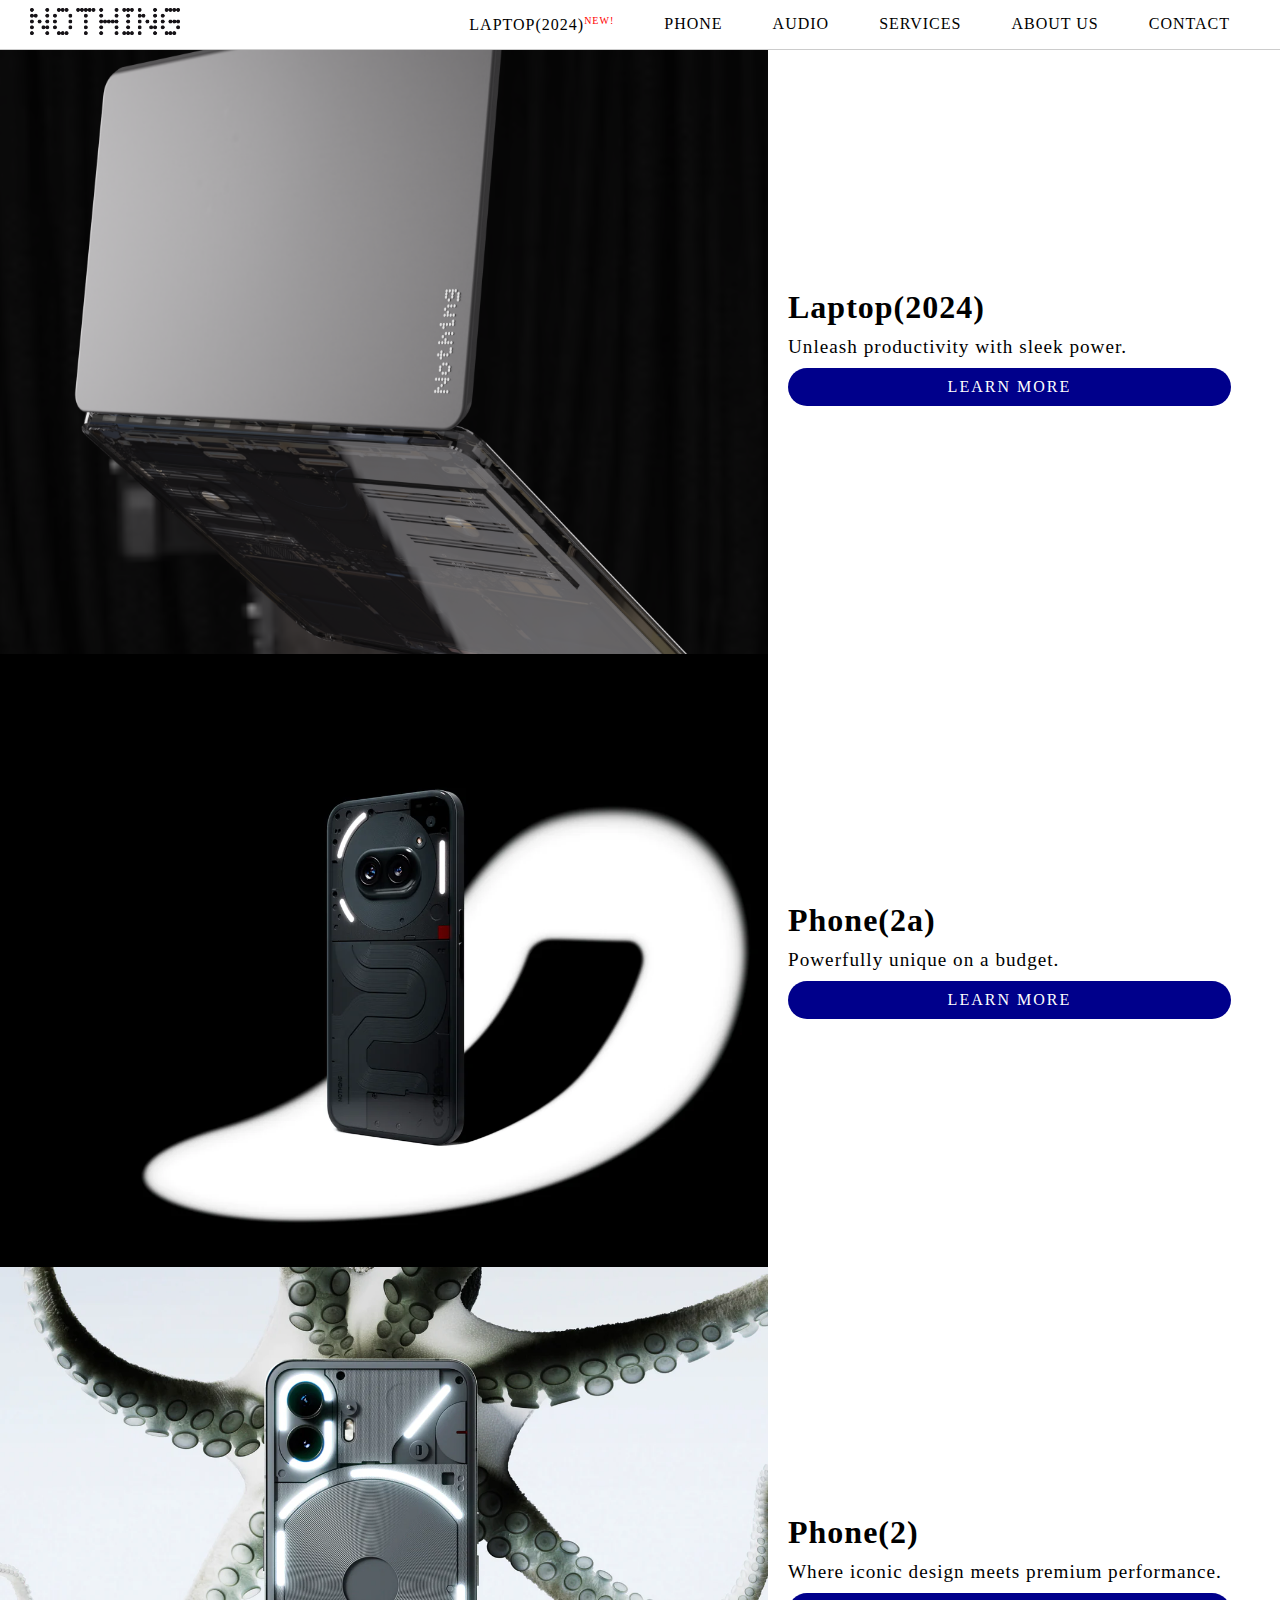
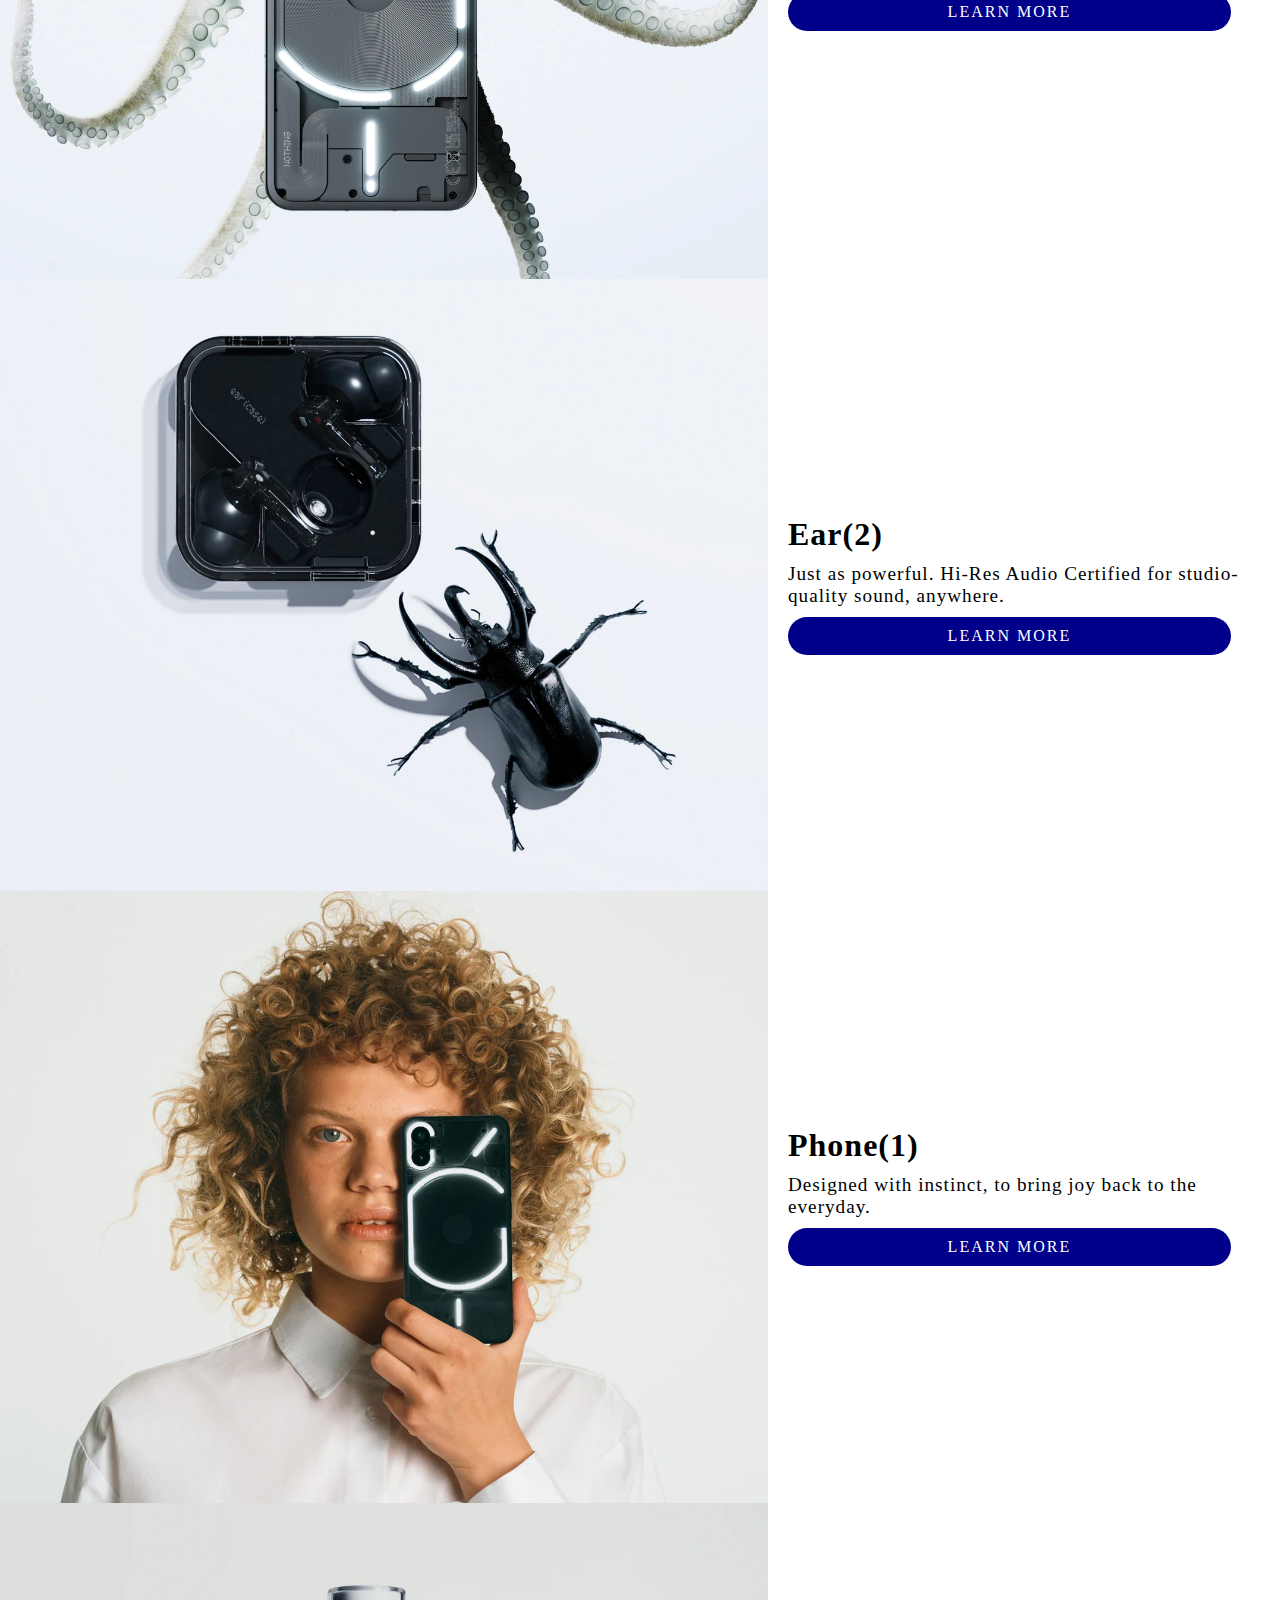
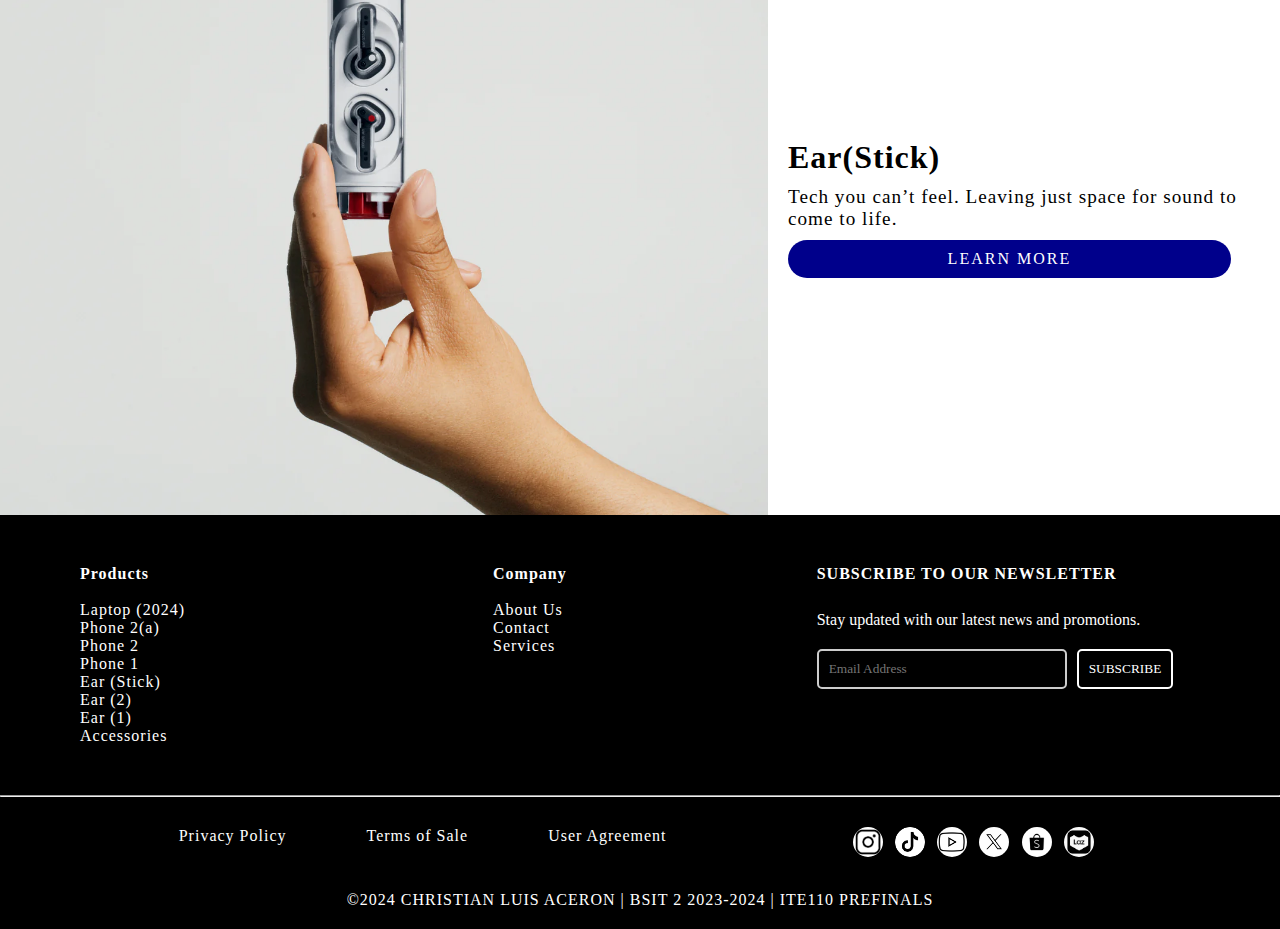
<file: index.html>
<!DOCTYPE html>
<html lang="en">
<head>
    <meta charset="UTF-8">
    <meta name="viewport" content="width=device-width, initial-scale=1.0">
    <link rel="stylesheet" href="css/index.css">
    <title>NOTHING Tech</title>
</head>
<body>
    <header>
        <div class="containerHeader">
            <h1><a href="index.html" title="Go to Homepage"><img src="img/logo.png" class="web-logo"></a></h1>
            <nav>
                <ul>
                    <li><a href="laptop-2024.html">LAPTOP(2024)<sup style="color: red; font-size: 10px;">NEW!</sup></a></li>
                    <li><a style="cursor: default;">PHONE</a>
                        <div class="dropdown-content">
                            <a></a>
                            <a href="phone-2a.html">PHONE(2a)</a>
                            <a href="phone-2.html">PHONE(2)</a>
                            <a href="phone-1.html">PHONE(1)</a>
                        </div>
                    </li>
                    <li><a style="cursor: default;">AUDIO</a>
                        <div class="dropdown-content">
                            <a></a>
                            <a href="ear-stick.html">EAR(STICK)</a>
                            <a href="ear-2.html">EAR(2)</a>
                            <a href="ear-1.html">EAR(1)</a>
                        </div>
                    </li>
                    <li><a href="services.html">SERVICES</a></li>
                    <li><a href="aboutus.html">ABOUT US</a></li>
                    <li><a href="contact.html">CONTACT</a></li>
                </ul>
            </nav>
        </div>
    </header>
    <main>
        <div class="containerBody">
            <img src="img/index_bg06.png">
            <div class="containerBody-content">
                <h2>Laptop(2024)</h2>
                <p>Unleash productivity with sleek power.</p>
                <a href="laptop-2024.html" class="learnmoreButton">LEARN MORE</a>
            </div>
        </div>
        <div class="containerBody">
            <img src="img/index_bg01.webp">
            <div class="containerBody-content">
                <h2>Phone(2a)</h2>
                <p>Powerfully unique on a budget.</p>
                <a href="phone-2a.html" class="learnmoreButton">LEARN MORE</a>
            </div>
        </div>
        <div class="containerBody">
            <img src="img/index_bg02.webp">
            <div class="containerBody-content">
                <h2>Phone(2)</h2>
                <p>Where iconic design meets premium performance.</p>
                <a href="phone-2.html" class="learnmoreButton">LEARN MORE</a>
            </div>
        </div>
        <div class="containerBody">
            <img src="img/index_bg03.webp">
            <div class="containerBody-content">
                <h2>Ear(2)</h2>
                <p>Just as powerful. Hi-Res Audio Certified for studio-quality sound, anywhere.</p>
                <a href="ear-2.html" class="learnmoreButton">LEARN MORE</a>
            </div>
        </div>
        <div class="containerBody">
            <img src="img/index_bg04.webp">
            <div class="containerBody-content">
                <h2>Phone(1)</h2>
                <p>Designed with instinct, to bring joy back to the everyday.</p>
                <a href="phone-1.html" class="learnmoreButton">LEARN MORE</a>
            </div>
        </div>
        <div class="containerBody">
            <img src="img/index_bg05.webp">
            <div class="containerBody-content">
                <h2>Ear(Stick)</h2>
                <p>Tech you can’t feel. Leaving just space for sound to come to life.</p>
                <a href="ear-stick.html" class="learnmoreButton">LEARN MORE</a>
            </div>
        </div>
    </main>

    <footer>
        <div class="moreInfo">
            <section id="products">
                <h4>Products</h4><br>
                <ul>
                    <li><a href="laptop-2024.html">Laptop (2024)</a></li>
                    <li><a href="phone-2a.html">Phone 2(a)</a></li>
                    <li><a href="phone-2.html">Phone 2</a></li>
                    <li><a href="phone-1.html">Phone 1</a></li>
                    <li><a href="ear-stick.html">Ear (Stick)</a></li>
                    <li><a href="ear-2.html">Ear (2)</a></li>
                    <li><a href="ear-1.html">Ear (1)</a></li>
                    <li><a href="accessories.html">Accessories</a></li>
                </ul>
            </section id="company">
            <section>
                <h4>Company</h4><br>
                <ul>
                    <li><a href="aboutus.html">About Us</a></li>
                    <li><a href="contact.html">Contact</a></li>
                    <li><a href="services.html">Services</a></li>
                </ul>
            </section>
            <section id="newsletter">
                <h4>SUBSCRIBE TO OUR NEWSLETTER</h4><br>
                <p>Stay updated with our latest news and promotions.</p>
                <form>
                    <input type="email" name="email" placeholder="Email Address" required>
                    <button type="submit">SUBSCRIBE</button>
                </form>
            </section>
        </div>
        <hr>
        <div class="footer-content">
            <div class="containerFooter">
                <nav>
                    <ul>
                        <li><a href="privacypolicy.html">Privacy Policy</a></li>
                        <li><a href="termsofsale.html">Terms of Sale</a></li>
                        <li><a href="useragreement.html">User Agreement</a></li>
                    </ul>
                </nav>
            </div>
            <div class="socialLinks">
                <a href="https://www.instagram.com/nothing"><img src="img/ig-logo.png"></a>
                <a href="https://www.tiktok.com/@nothing"><img src="img/tiktok-logo.png"></a>
                <a href="https://youtube.com/c/NothingTechnology"><img src="img/yt-logo.png"></a>
                <a href="https://twitter.com/nothing"><img src="img/x-icon.png"></a>
                <a href="https://shopee.ph/nothingph"><img src="img/shopee-logo.png"></a>
                <a href="https://www.lazada.com.ph/shop/nothing-ph"><img src="img/lazada-logo.png"></a>
            </div>
        </div>
        <p>&copy;2024 CHRISTIAN LUIS ACERON | BSIT 2 2023-2024 | ITE110 PREFINALS</p>
    </footer>
    
    <script src="script.js"></script>
</body>
</html>
</file>
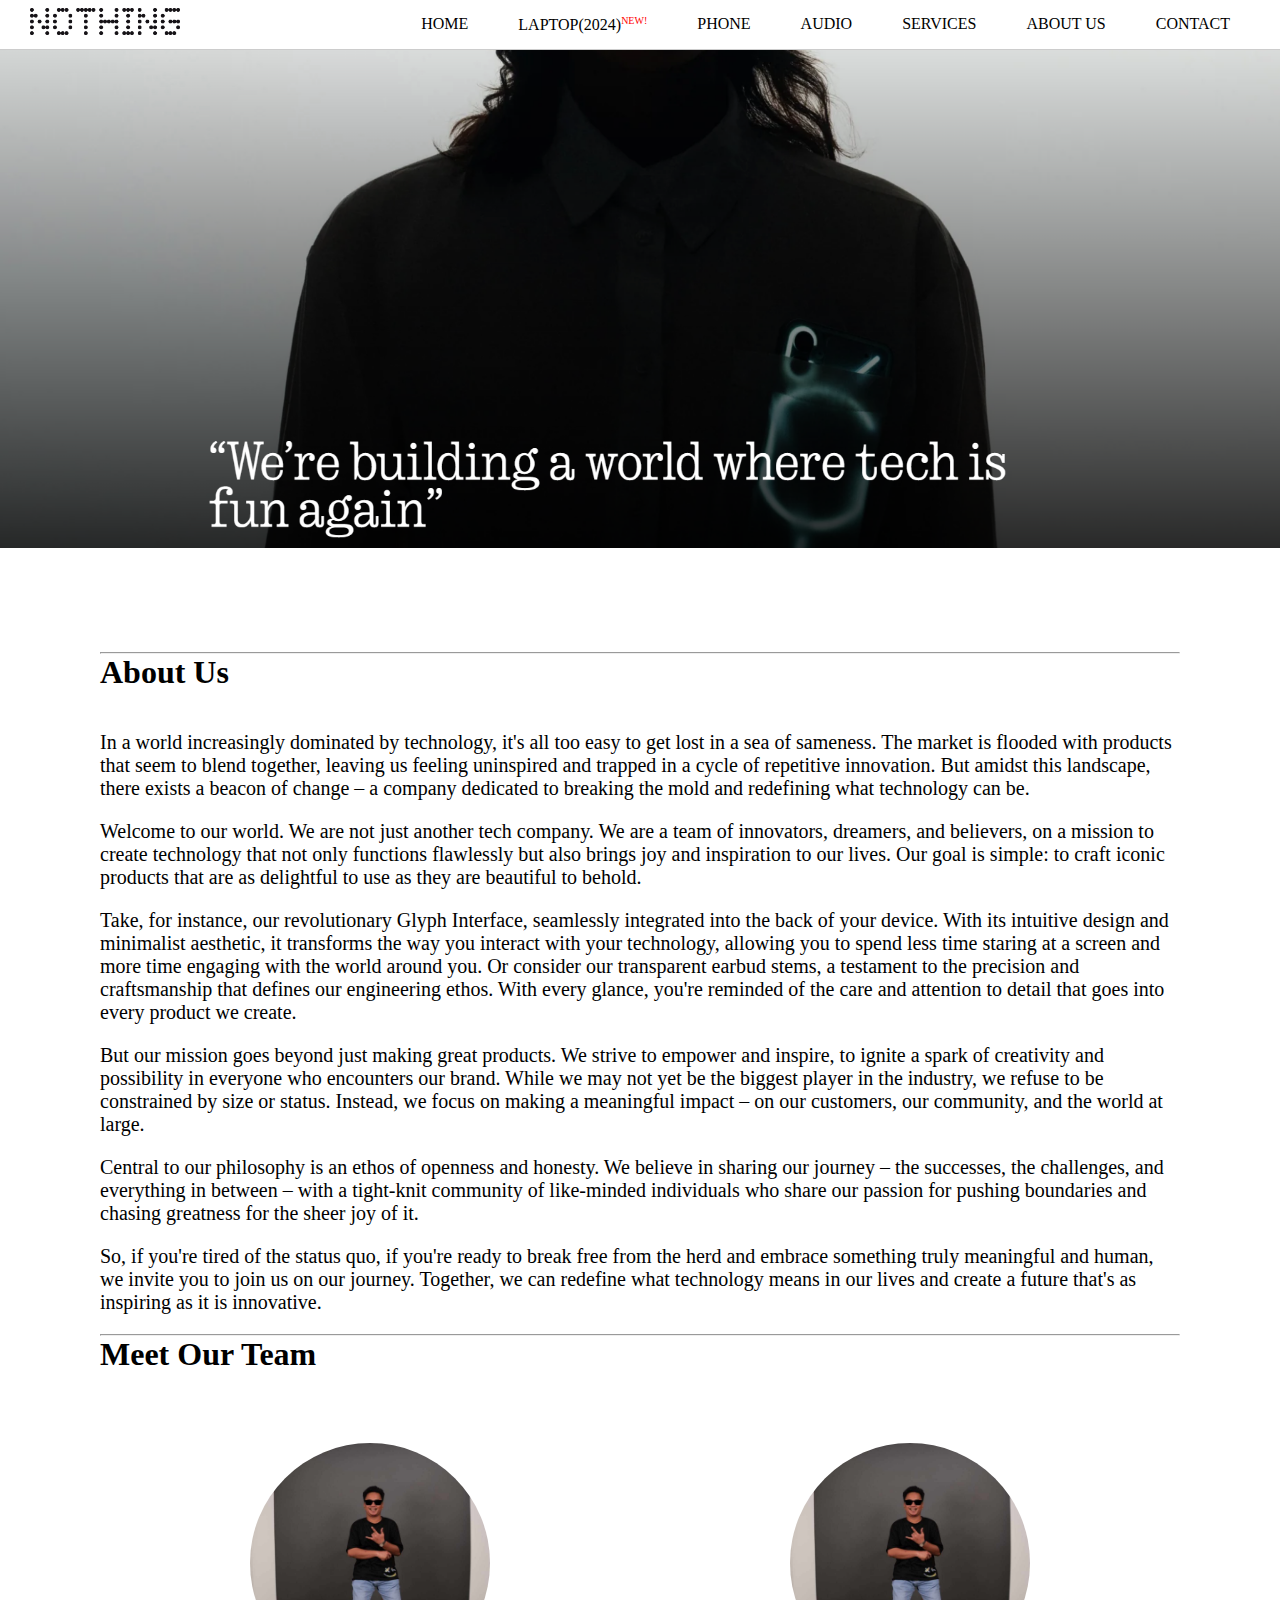
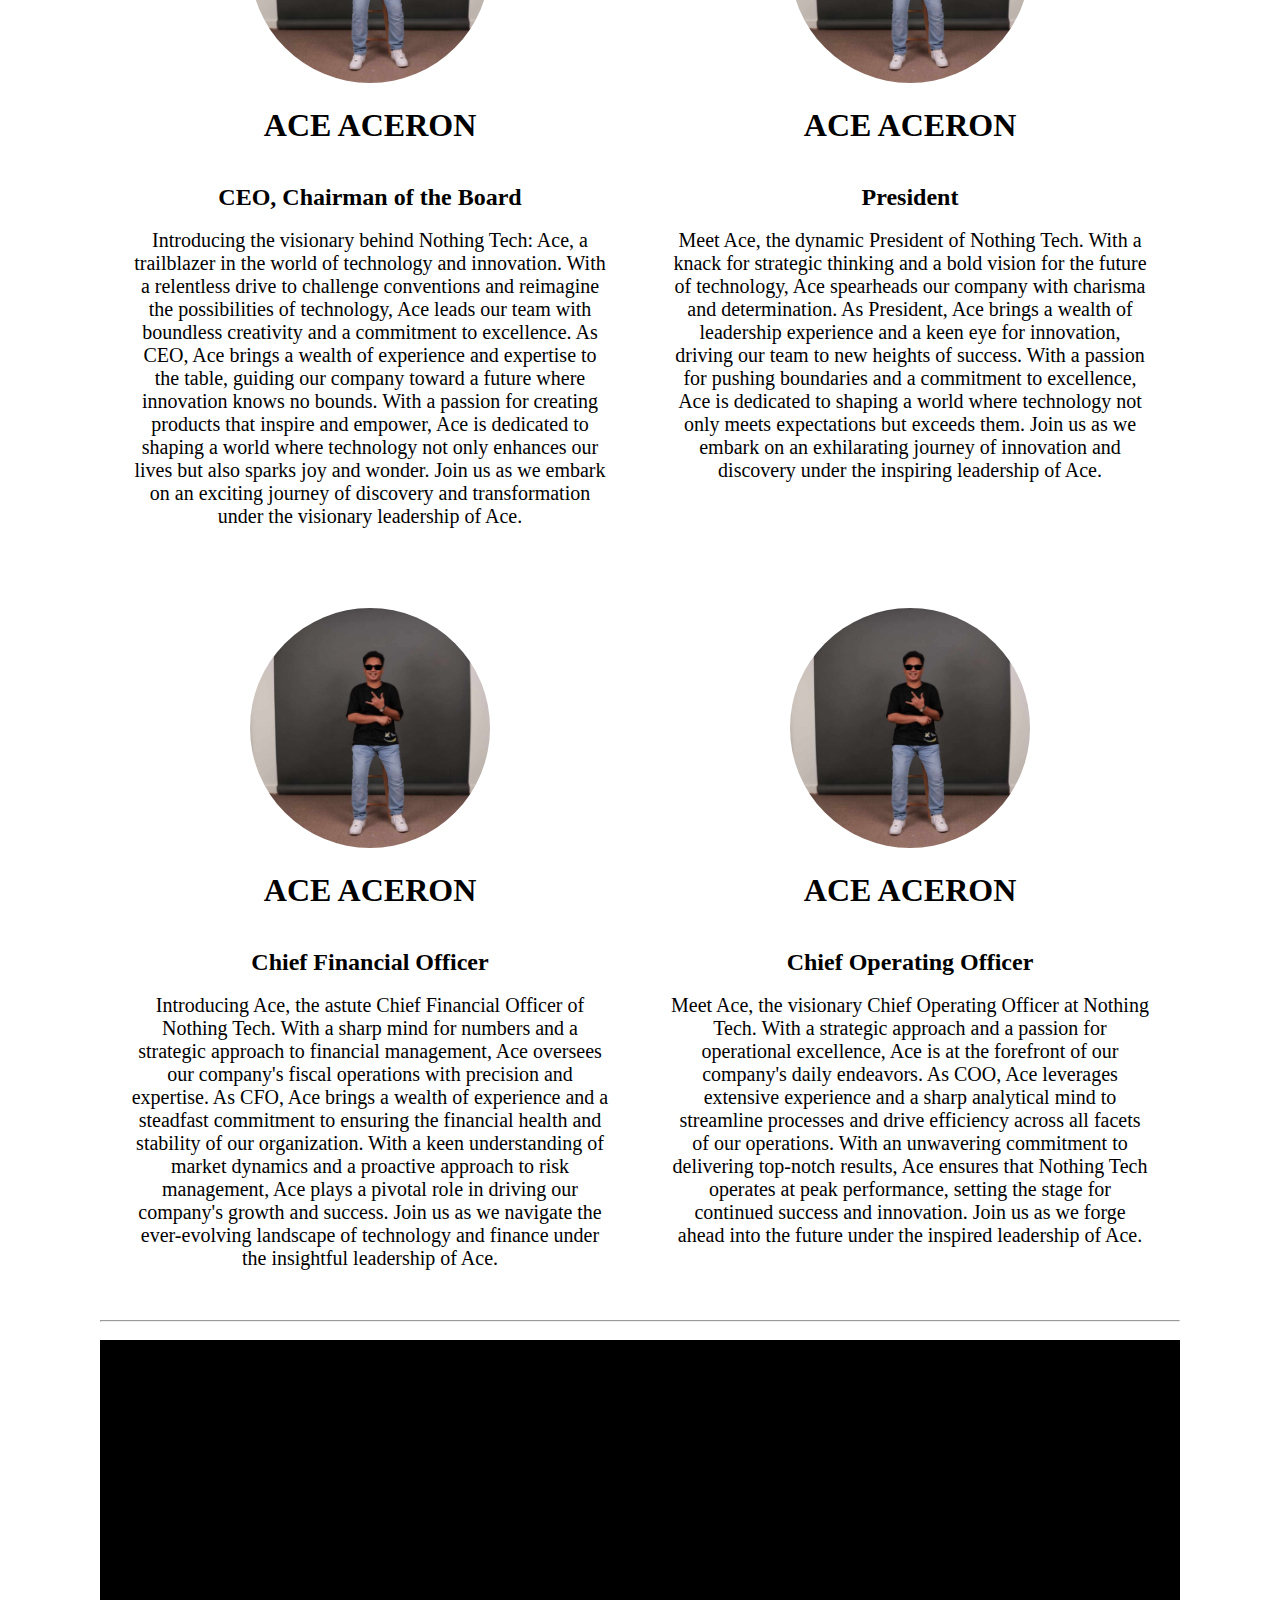
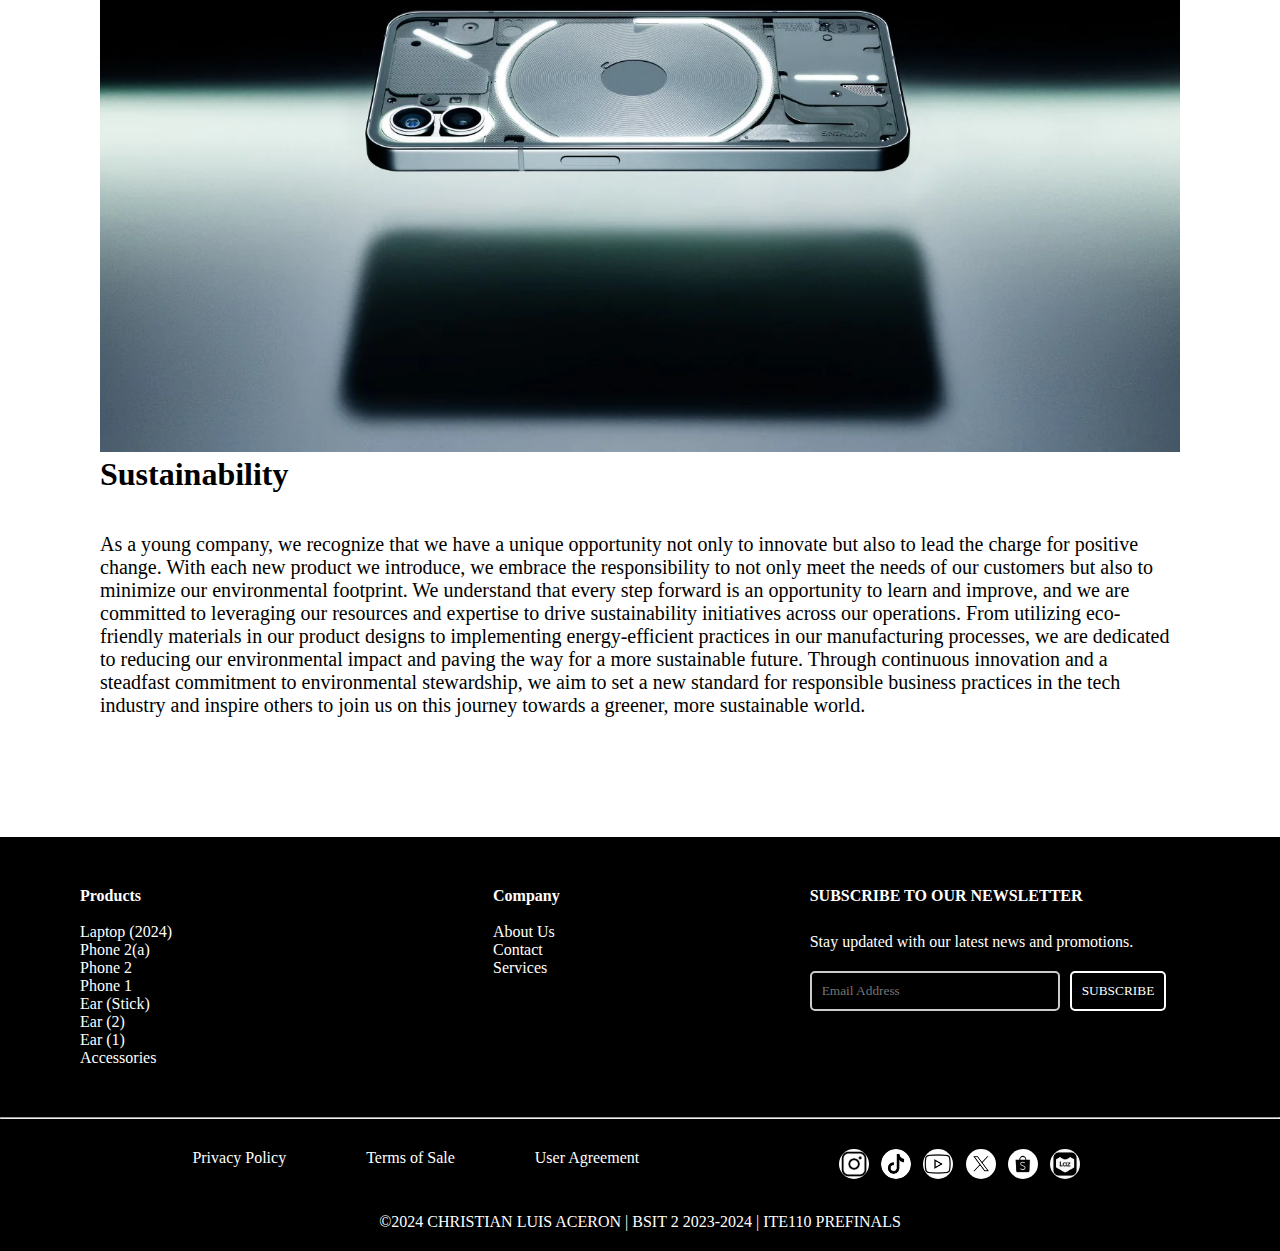
<file: aboutus.html>
<!DOCTYPE html>
<html lang="en">
<head>
    <meta charset="UTF-8">
    <meta name="viewport" content="width=device-width, initial-scale=1.0">
    <link rel="stylesheet" href="css/miscellaneous.css">
    <title>About Us | NOTHING Tech</title>
</head>
<body>
    <header>
        <div class="containerHeader">
            <h1><a href="index.html"><img src="img/logo.png" class="web-logo"></a></h1>
            <nav>
                <ul>
                    <li><a href="index.html">HOME</a>
                    <li><a href="laptop-2024.html">LAPTOP(2024)<sup style="color: red; font-size: 10px;">NEW!</sup></a></li>
                    <li><a style="cursor: default;">PHONE</a>
                        <div class="dropdown-content">
                            <a></a>
                            <a href="phone-2a.html">PHONE(2a)</a>
                            <a href="phone-2.html">PHONE(2)</a>
                            <a href="phone-1.html">PHONE(1)</a>
                        </div>
                    </li>
                    <li><a style="cursor: default;">AUDIO</a>
                        <div class="dropdown-content">
                            <a></a>
                            <a href="ear-stick.html">EAR(STICK)</a>
                            <a href="ear-2.html">EAR(2)</a>
                            <a href="ear-1.html">EAR(1)</a>
                        </div>
                    </li>
                    <li><a href="services.html">SERVICES</a></li>
                    <li><a href="aboutus.html">ABOUT US</a></li>
                    <li><a href="contact.html">CONTACT</a></li>
                </ul>
            </nav>
        </div>
    </header>
    <main>
        <img src="img/aboutus-bg01.png" class="bg-image">
        <div class="aboutus">
            <hr><h1>About Us</h1>
            <p>
                In a world increasingly dominated by technology, it's all too easy to get lost in a sea of sameness. The market is flooded with products that seem to blend together, leaving us feeling uninspired and trapped in a cycle of repetitive innovation. But amidst this landscape, there exists a beacon of change – a company dedicated to breaking the mold and redefining what technology can be.
            </p>
            <p>
                Welcome to our world. We are not just another tech company. We are a team of innovators, dreamers, and believers, on a mission to create technology that not only functions flawlessly but also brings joy and inspiration to our lives. Our goal is simple: to craft iconic products that are as delightful to use as they are beautiful to behold.
            </p>
            <p>
                Take, for instance, our revolutionary Glyph Interface, seamlessly integrated into the back of your device. With its intuitive design and minimalist aesthetic, it transforms the way you interact with your technology, allowing you to spend less time staring at a screen and more time engaging with the world around you. Or consider our transparent earbud stems, a testament to the precision and craftsmanship that defines our engineering ethos. With every glance, you're reminded of the care and attention to detail that goes into every product we create.
            </p>
            <p>
                But our mission goes beyond just making great products. We strive to empower and inspire, to ignite a spark of creativity and possibility in everyone who encounters our brand. While we may not yet be the biggest player in the industry, we refuse to be constrained by size or status. Instead, we focus on making a meaningful impact – on our customers, our community, and the world at large.
            </p>
            <p>
                Central to our philosophy is an ethos of openness and honesty. We believe in sharing our journey – the successes, the challenges, and everything in between – with a tight-knit community of like-minded individuals who share our passion for pushing boundaries and chasing greatness for the sheer joy of it.
            </p>
            <p>
                So, if you're tired of the status quo, if you're ready to break free from the herd and embrace something truly meaningful and human, we invite you to join us on our journey. Together, we can redefine what technology means in our lives and create a future that's as inspiring as it is innovative.
            </p>
            <hr><h1>Meet Our Team</h1>
            <div class="aboutus-content">
                <div class="team1">
                    <img src="img/aboutus-bg02.jpg">
                    <h1>ACE ACERON</h1><h2>CEO, Chairman of the Board</h2>
                    <br><p>Introducing the visionary behind Nothing Tech: Ace, a trailblazer in the world of technology and innovation. With a relentless drive to challenge conventions and reimagine the possibilities of technology, Ace leads our team with boundless creativity and a commitment to excellence. As CEO, Ace brings a wealth of experience and expertise to the table, guiding our company toward a future where innovation knows no bounds. With a passion for creating products that inspire and empower, Ace is dedicated to shaping a world where technology not only enhances our lives but also sparks joy and wonder. Join us as we embark on an exciting journey of discovery and transformation under the visionary leadership of Ace.</p>
                </div>
                <div class="team1">
                    <img src="img/aboutus-bg02.jpg">
                    <h1>ACE ACERON</h1><h2>President</h2>
                    <br><p>Meet Ace, the dynamic President of Nothing Tech. With a knack for strategic thinking and a bold vision for the future of technology, Ace spearheads our company with charisma and determination. As President, Ace brings a wealth of leadership experience and a keen eye for innovation, driving our team to new heights of success. With a passion for pushing boundaries and a commitment to excellence, Ace is dedicated to shaping a world where technology not only meets expectations but exceeds them. Join us as we embark on an exhilarating journey of innovation and discovery under the inspiring leadership of Ace.</p>
                </div>
            </div>
            <div class="aboutus-content">
                <div class="team1">
                    <img src="img/aboutus-bg02.jpg">
                    <h1>ACE ACERON</h1><h2>Chief Financial Officer</h2>
                    <br><p>Introducing Ace, the astute Chief Financial Officer of Nothing Tech. With a sharp mind for numbers and a strategic approach to financial management, Ace oversees our company's fiscal operations with precision and expertise. As CFO, Ace brings a wealth of experience and a steadfast commitment to ensuring the financial health and stability of our organization. With a keen understanding of market dynamics and a proactive approach to risk management, Ace plays a pivotal role in driving our company's growth and success. Join us as we navigate the ever-evolving landscape of technology and finance under the insightful leadership of Ace.</p>
                </div>
                <div class="team1">
                    <img src="img/aboutus-bg02.jpg">
                    <h1>ACE ACERON</h1><h2>Chief Operating Officer</h2>
                    <br><p>Meet Ace, the visionary Chief Operating Officer at Nothing Tech. With a strategic approach and a passion for operational excellence, Ace is at the forefront of our company's daily endeavors. As COO, Ace leverages extensive experience and a sharp analytical mind to streamline processes and drive efficiency across all facets of our operations. With an unwavering commitment to delivering top-notch results, Ace ensures that Nothing Tech operates at peak performance, setting the stage for continued success and innovation. Join us as we forge ahead into the future under the inspired leadership of Ace.</p>
                </div>
            </div>
            <hr>
            <br>
            <img src="img/aboutus-bg03.webp" class="bg-image">
            <h1>Sustainability</h1>
            <p>
                As a young company, we recognize that we have a unique opportunity not only to innovate but also to lead the charge for positive change. With each new product we introduce, we embrace the responsibility to not only meet the needs of our customers but also to minimize our environmental footprint. We understand that every step forward is an opportunity to learn and improve, and we are committed to leveraging our resources and expertise to drive sustainability initiatives across our operations. From utilizing eco-friendly materials in our product designs to implementing energy-efficient practices in our manufacturing processes, we are dedicated to reducing our environmental impact and paving the way for a more sustainable future. Through continuous innovation and a steadfast commitment to environmental stewardship, we aim to set a new standard for responsible business practices in the tech industry and inspire others to join us on this journey towards a greener, more sustainable world.</p>
        </div>
        
        
    </main>

    <footer>
        <div class="moreInfo">
            <section id="products">
                <h4>Products</h4><br>
                <ul>
                    <li><a href="laptop-2024.html">Laptop (2024)</a></li>
                    <li><a href="phone-2a.html">Phone 2(a)</a></li>
                    <li><a href="phone-2.html">Phone 2</a></li>
                    <li><a href="phone-1.html">Phone 1</a></li>
                    <li><a href="ear-stick.html">Ear (Stick)</a></li>
                    <li><a href="ear-2.html">Ear (2)</a></li>
                    <li><a href="ear-1.html">Ear (1)</a></li>
                    <li><a href="accessories.html">Accessories</a></li>
                </ul>
            </section id="company">
            <section>
                <h4>Company</h4><br>
                <ul>
                    <li><a href="aboutus.html">About Us</a></li>
                    <li><a href="contact.html">Contact</a></li>
                    <li><a href="services.html">Services</a></li>
                </ul>
            </section>
            <section id="newsletter">
                <h4>SUBSCRIBE TO OUR NEWSLETTER</h4><br>
                <p>Stay updated with our latest news and promotions.</p>
                <form>
                    <input type="email" name="email" placeholder="Email Address" required>
                    <button type="submit">SUBSCRIBE</button>
                </form>
            </section>
        </div>
        <hr>
        <div class="footer-content">
            <div class="containerFooter">
                <nav>
                    <ul>
                        <li><a href="privacypolicy.html">Privacy Policy</a></li>
                        <li><a href="termsofsale.html">Terms of Sale</a></li>
                        <li><a href="useragreement.html">User Agreement</a></li>
                    </ul>
                </nav>
            </div>
            <div class="socialLinks">
                <a href="https://www.instagram.com/nothing"><img src="img/ig-logo.png"></a>
                <a href="https://www.tiktok.com/@nothing"><img src="img/tiktok-logo.png"></a>
                <a href="https://youtube.com/c/NothingTechnology"><img src="img/yt-logo.png"></a>
                <a href="https://twitter.com/nothing"><img src="img/x-icon.png"></a>
                <a href="https://shopee.ph/nothingph"><img src="img/shopee-logo.png"></a>
                <a href="https://www.lazada.com.ph/shop/nothing-ph"><img src="img/lazada-logo.png"></a>
            </div>
        </div>
        <p>&copy;2024 CHRISTIAN LUIS ACERON | BSIT 2 2023-2024 | ITE110 PREFINALS</p>
    </footer>
    
    <script src="script.js"></script>
</body>
</html>
</file>
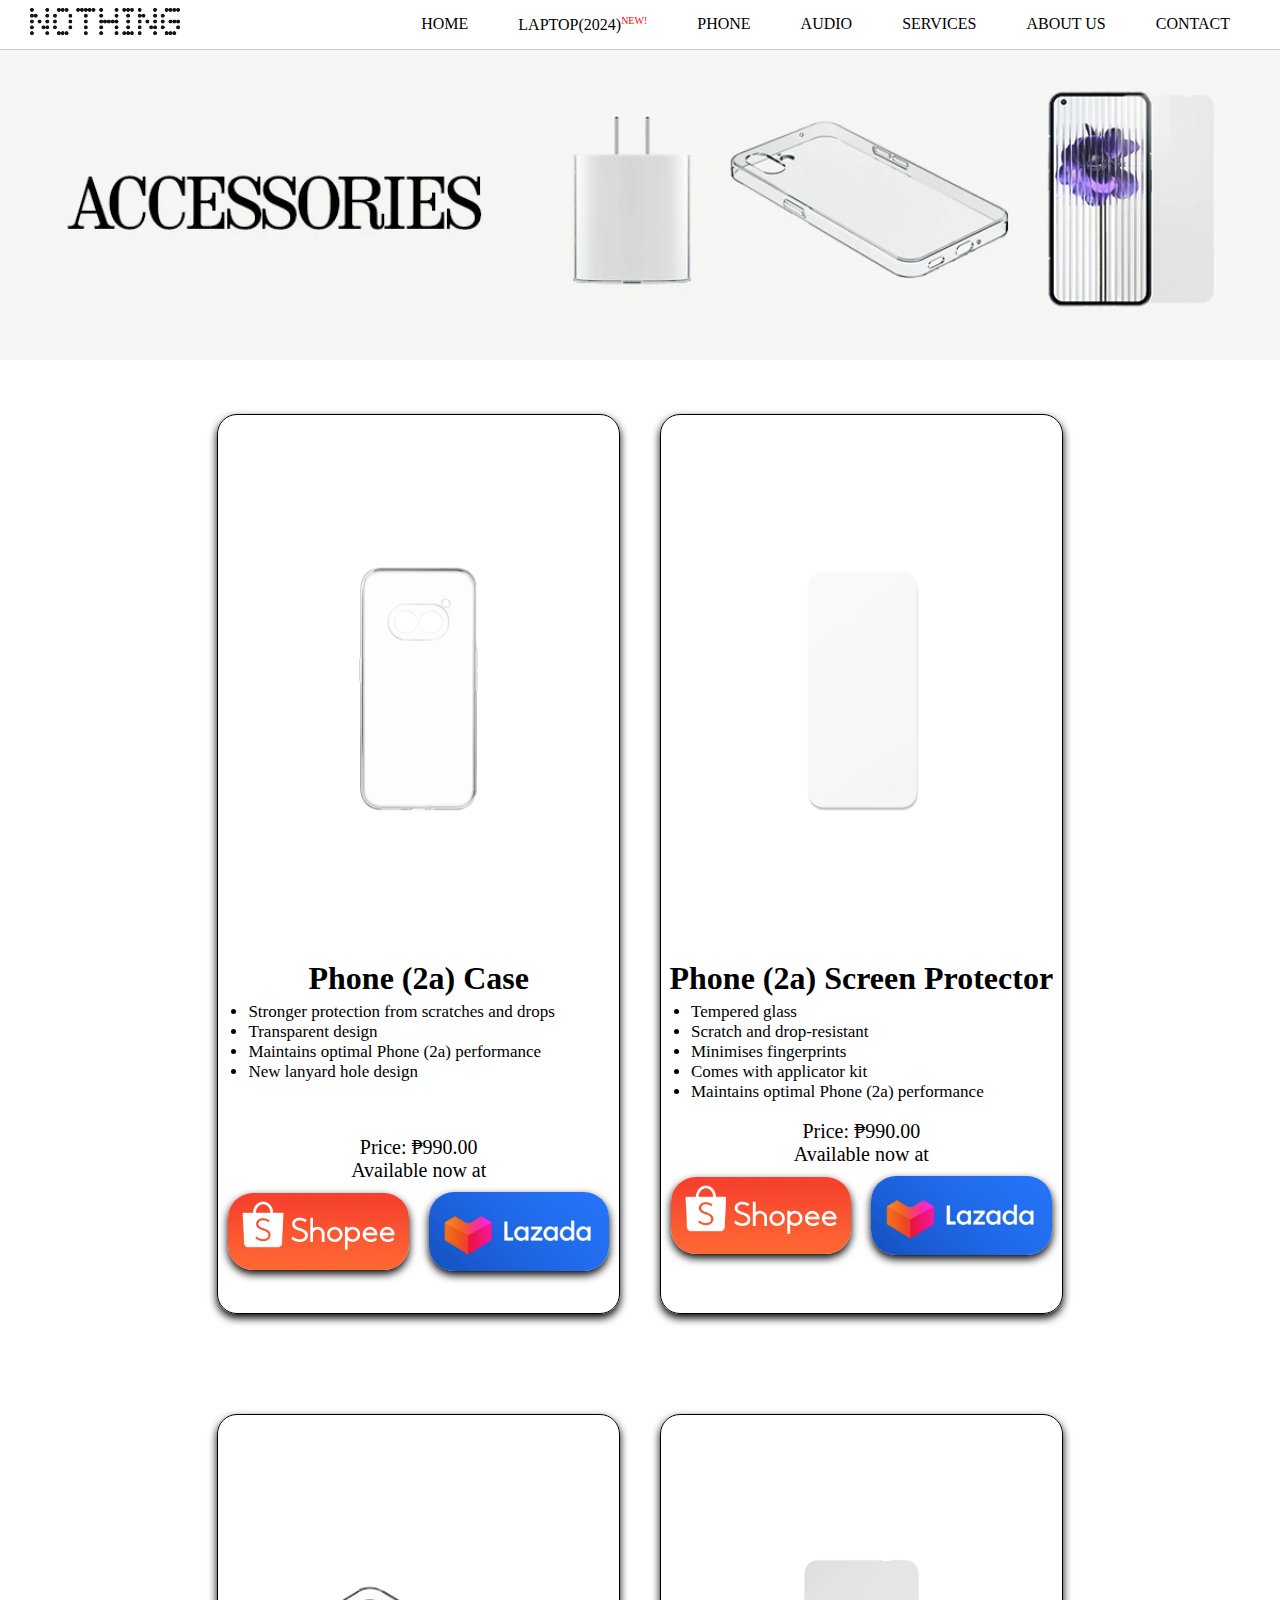
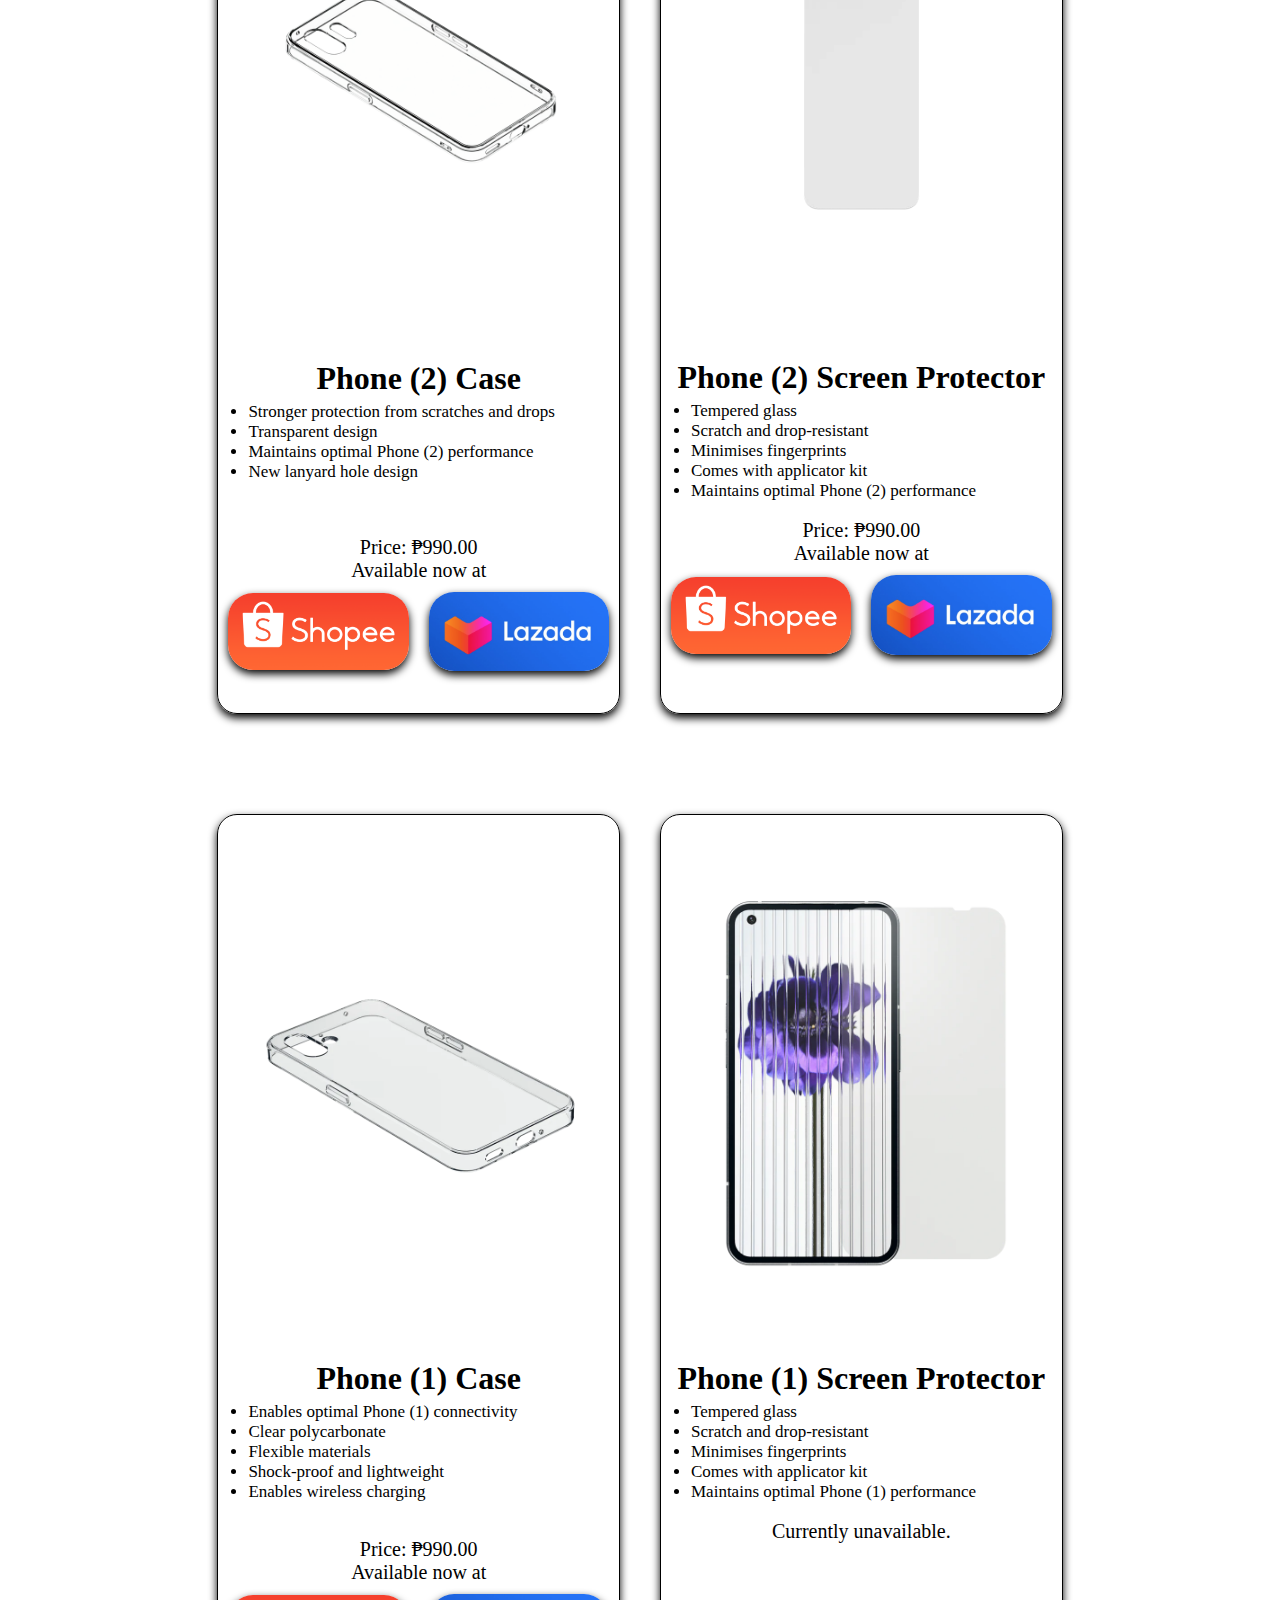
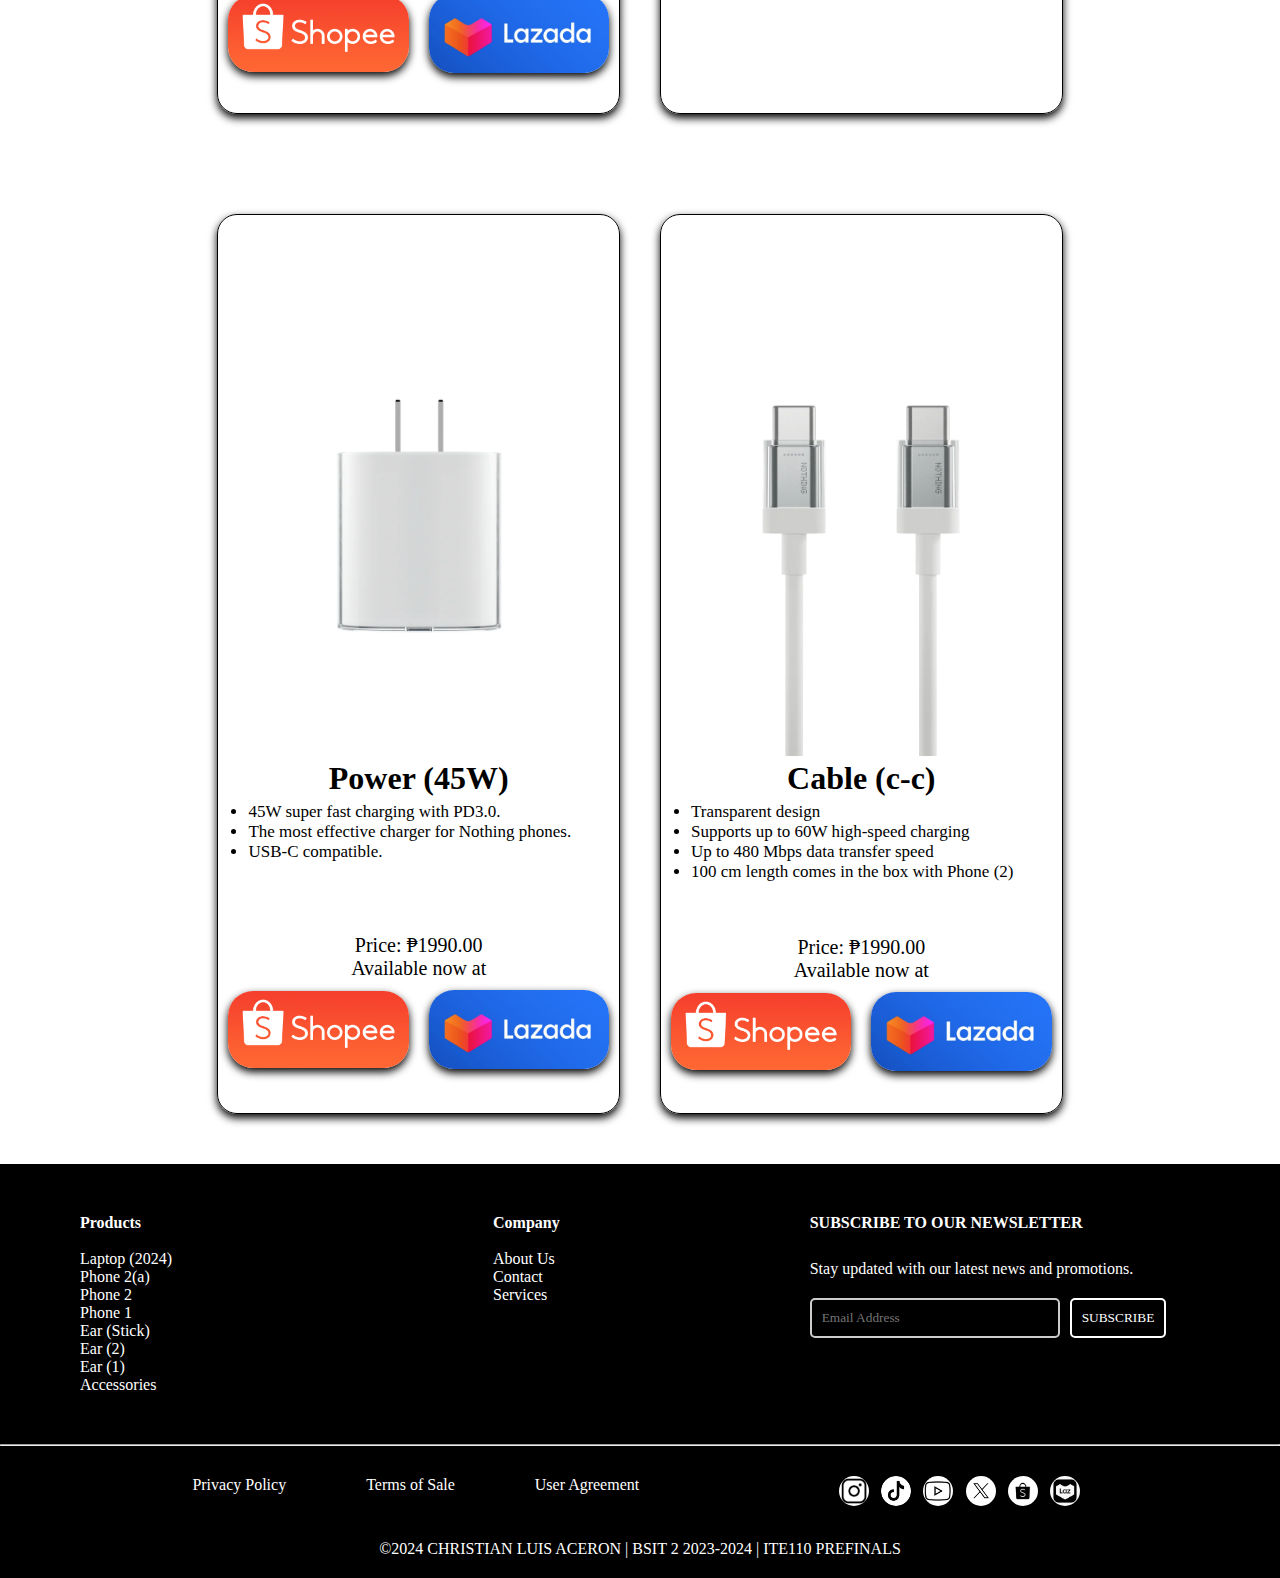
<file: accessories.html>
<!DOCTYPE html>
<html lang="en">
<head>
    <meta charset="UTF-8">
    <meta name="viewport" content="width=device-width, initial-scale=1.0">
    <link rel="stylesheet" href="css/accessories.css">
    <title>Accessories | NOTHING Tech</title>
</head>
<body>
    <header>
        <div class="containerHeader">
            <h1><a href="index.html"><img src="img/logo.png" class="web-logo"></a></h1>
            <nav>
                <ul>
                    <li><a href="index.html">HOME</a>
                    <li><a href="laptop-2024.html">LAPTOP(2024)<sup style="color: red; font-size: 10px;">NEW!</sup></a></li>
                    <li><a href="#">PHONE</a>
                        <div class="dropdown-content">
                            <a></a>
                            <a href="phone-2a.html">PHONE(2a)</a>
                            <a href="phone-2.html">PHONE(2)</a>
                            <a href="phone-1.html">PHONE(1)</a>
                        </div>
                    </a></li>
                    <li><a href="">AUDIO</a>
                        <div class="dropdown-content">
                            <a></a>
                            <a href="ear-stick.html">EAR(STICK)</a>
                            <a href="ear-2.html">EAR(2)</a>
                            <a href="ear-1.html">EAR(1)</a>
                        </div>
                    </li>
                    <li><a href="services.html">SERVICES</a></li>
                    <li><a href="aboutus.html">ABOUT US</a></li>
                    <li><a href="contact.html">CONTACT</a></li>
                </ul>
            </nav>
        </div>
    </header>
    <main>
        <img src="img/accessories-bg01.webp" class="accessories-bg01">
        <div class="container">
            <div class="items">
                <img src="img/accessories-item-01.webp">
                <h1>Phone (2a) Case</h1>
                <ul>
                    <li>Stronger protection from scratches and drops</li>
                    <li>Transparent design </li>
                    <li>Maintains optimal Phone (2a) performance </li>
                    <li>New lanyard hole design</li>
                    <br><br>
                </ul>
                <br><p>Price: ₱990.00</p>
                <p>Available now at</p>
                <div id="buy-now">
                    <a href="https://shopee.ph/Nothing-Phone-(2a)-Bumper-Case-Clear-i.799814580.24614013962?sp_atk=658e19b9-c4c4-4d0e-ad88-4332371f1eeb&xptdk=658e19b9-c4c4-4d0e-ad88-4332371f1eeb" target="_blank">
                        <img src="img/shopee-buynow.png" class="buy-now">
                    </a>
                    <a href="https://www.lazada.com.ph/products/nothing-phone-2a-bumper-case-clear-i4342072306.html?spm=a2o4l.store_product.list.3.6c764887cYe7lc" target="_blank">
                        <img src="img/lazada-buynow.png" class="buy-now">
                    </a>
                </div>
            </div>
            <div class="items">
                <img src="img/accessories-item-02.webp">
                <h1>Phone (2a) Screen Protector</h1>
                <ul>
                    <li>Tempered glass</li>
                    <li>Scratch and drop-resistant </li>
                    <li>Minimises fingerprints </li>
                    <li>Comes with applicator kit</li>
                    <li>Maintains optimal Phone (2a) performance</li>
                </ul>
                <br><p>Price: ₱990.00</p>
                <p>Available now at</p>
                <div id="buy-now">
                    <a href="https://www.lazada.com.ph/products/nothing-3d-tempered-glass-for-phone-2a-clear-i4342173724.html?spm=a2o4l.store_product.list.17.6c764887cYe7lc" target="_blank">
                        <img src="img/shopee-buynow.png" class="buy-now">
                    </a>
                    <a href="https://shopee.ph/Nothing-3D-Tempered-Glass-for-Phone-(2a)-Clear-i.799814580.24264046809?sp_atk=0d67fd08-689f-4e8e-a55f-730b7500dcb6&xptdk=0d67fd08-689f-4e8e-a55f-730b7500dcb6" target="_blank">
                        <img src="img/lazada-buynow.png" class="buy-now">
                    </a>
                </div>
            </div>
        </div>
        <div class="container">
            <div class="items">
                <img src="img/accessories-item-03.webp">
                <h1>Phone (2) Case</h1>
                <ul>
                    <li>Stronger protection from scratches and drops</li>
                    <li>Transparent design </li>
                    <li>Maintains optimal Phone (2) performance </li>
                    <li>New lanyard hole design</li>
                    <br><br>
                </ul>
                <br><p>Price: ₱990.00</p>
                <p>Available now at</p>
                <div id="buy-now">
                    <a href="https://shopee.ph/Nothing-Phone-(2)-Bumper-Case-Clear-i.799814580.22472942551?sp_atk=4874fde8-8524-4d48-b2c2-aff907d820db&xptdk=4874fde8-8524-4d48-b2c2-aff907d820db" target="_blank">
                        <img src="img/shopee-buynow.png" class="buy-now">
                    </a>
                    <a href="https://www.lazada.com.ph/products/nothing-bumper-case-for-phone-2-i3962352257.html?spm=a2o4l.store_product.list.5.6c764887cYe7lc" target="_blank">
                        <img src="img/lazada-buynow.png" class="buy-now">
                    </a>
                </div>
            </div>
            <div class="items">
                <img src="img/accessories-item-04.webp">
                <h1>Phone (2) Screen Protector</h1>
                <ul>
                    <li>Tempered glass</li>
                    <li>Scratch and drop-resistant </li>
                    <li>Minimises fingerprints </li>
                    <li>Comes with applicator kit</li>
                    <li>Maintains optimal Phone (2) performance</li>
                </ul>
                <br><p>Price: ₱990.00</p>
                <p>Available now at</p>
                <div id="buy-now">
                    <a href="https://shopee.ph/Nothing-3D-Tempered-Glass-Phone-(2)-i.799814580.22272951732?sp_atk=0907d27e-0527-48be-a2de-ba290efb25f1&xptdk=0907d27e-0527-48be-a2de-ba290efb25f1" target="_blank">
                        <img src="img/shopee-buynow.png" class="buy-now">
                    </a>
                    <a href="https://www.lazada.com.ph/products/nothing-3d-tempered-glass-phone-2-i3962389289.html?spm=a2o4l.store_product.list.21.6c764887cYe7lc" target="_blank">
                        <img src="img/lazada-buynow.png" class="buy-now">
                    </a>
                </div>
            </div>
        </div>
        <div class="container">
            <div class="items">
                <img src="img/accessories-item-05.webp">
                <h1>Phone (1) Case</h1>
                <ul>
                    <li>Enables optimal Phone (1) connectivity</li>
                    <li>Clear polycarbonate</li>
                    <li>Flexible materials</li>
                    <li>Shock-proof and lightweight</li>
                    <li>Enables wireless charging</li>
                    <br>
                </ul>
                <br><p>Price: ₱990.00</p>
                <p>Available now at</p>
                <div id="buy-now">
                    <a href="https://shopee.ph/Nothing-Bumper-Case-for-Phone-(1)-Black-i.799814580.21424042725?sp_atk=32b390f2-e69d-4c4f-8300-def780d4a73d&xptdk=32b390f2-e69d-4c4f-8300-def780d4a73d" target="_blank">
                        <img src="img/shopee-buynow.png" class="buy-now">
                    </a>
                    <a href="https://www.lazada.com.ph/products/nothing-bumper-case-for-phone-1-black-i3215094057.html?spm=a2o4l.store_product.list.9.6c764887cYe7lc" target="_blank">
                        <img src="img/lazada-buynow.png" class="buy-now">
                    </a>
                </div>
            </div>
            <div class="items">
                <img src="img/accessories-item-06.webp">
                <h1>Phone (1) Screen Protector</h1>
                <ul>
                    <li>Tempered glass</li>
                    <li>Scratch and drop-resistant </li>
                    <li>Minimises fingerprints </li>
                    <li>Comes with applicator kit</li>
                    <li>Maintains optimal Phone (1) performance</li>
                </ul><br>
                <p>Currently unavailable.</p>
                
            </div>
        </div>
        <div class="container">
            <div class="items">
                <img src="img/accessories-item-07.webp">
                <h1>Power (45W)</h1>
                <ul>
                    <li>45W super fast charging with PD3.0.</li>
                    <li>The most effective charger for Nothing phones.</li>
                    <li>USB-C compatible.</li>
                    <br><br><br>
                </ul>
                <br><p>Price: ₱1990.00</p>
                <p>Available now at</p>
                <div id="buy-now">
                    <a href="https://www.lazada.com.ph/products/nothing-usb-c-pd-adapter-45w-white-i3215270327.html?spm=a2o4l.store_product.list.11.6c764887cYe7lc" target="_blank">
                        <img src="img/shopee-buynow.png" class="buy-now">
                    </a>
                    <a href="https://www.lazada.com.ph/products/nothing-usb-c-pd-adapter-45w-white-i3215270327.html?spm=a2o4l.store_product.list.11.6c764887cYe7lc" target="_blank">
                        <img src="img/lazada-buynow.png" class="buy-now">
                    </a>
                </div>
            </div>
            <div class="items">
                <img src="img/accessories-item-08.webp">
                <h1>Cable (c-c)</h1>
                <ul>
                    <li>Transparent design</li>
                    <li>Supports up to 60W high-speed charging </li>
                    <li>Up to 480 Mbps data transfer speed </li>
                    <li>100 cm length comes in the box with Phone (2)</li>
                    <br><br>
                </ul>
                <br><p>Price: ₱1990.00</p>
                <p>Available now at</p>
                <div id="buy-now">
                    <a href="https://shopee.ph/Nothing-USB-C-to-USB-C-Cable-Fast-Charging-i.799814580.21490384904?sp_atk=e4ad0019-ae35-4730-b5b5-f41fa77ebd28&xptdk=e4ad0019-ae35-4730-b5b5-f41fa77ebd28" target="_blank">
                        <img src="img/shopee-buynow.png" class="buy-now">
                    </a>
                    <a href="https://www.lazada.com.ph/products/nothing-usb-c-to-usb-c-cable-i3947254511.html?spm=a2o4l.store_product.list.23.6c7648878Ilm5K" target="_blank">
                        <img src="img/lazada-buynow.png" class="buy-now">
                    </a>
                </div>
            </div>
        </div>
        
    </main>

    <footer>
        <div class="moreInfo">
            <section id="products">
                <h4>Products</h4><br>
                <ul>
                    <li><a href="laptop-2024.html">Laptop (2024)</a></li>
                    <li><a href="phone-2a.html">Phone 2(a)</a></li>
                    <li><a href="phone-2.html">Phone 2</a></li>
                    <li><a href="phone-1.html">Phone 1</a></li>
                    <li><a href="ear-stick.html">Ear (Stick)</a></li>
                    <li><a href="ear-2.html">Ear (2)</a></li>
                    <li><a href="ear-1.html">Ear (1)</a></li>
                    <li><a href="accessories.html">Accessories</a></li>
                </ul>
            </section id="company">
            <section>
                <h4>Company</h4><br>
                <ul>
                    <li><a href="aboutus.html">About Us</a></li>
                    <li><a href="contact.html">Contact</a></li>
                    <li><a href="services.html">Services</a></li>
                </ul>
            </section>
            <section id="newsletter">
                <h4>SUBSCRIBE TO OUR NEWSLETTER</h4><br>
                <p>Stay updated with our latest news and promotions.</p>
                <form>
                    <input type="email" name="email" placeholder="Email Address" required>
                    <button type="submit">SUBSCRIBE</button>
                </form>
            </section>
        </div>
        <hr>
        <div class="footer-content">
            <div class="containerFooter">
                <nav>
                    <ul>
                        <li><a href="privacypolicy.html">Privacy Policy</a></li>
                        <li><a href="termsofsale.html">Terms of Sale</a></li>
                        <li><a href="useragreement.html">User Agreement</a></li>
                    </ul>
                </nav>
            </div>
            <div class="socialLinks">
                <a href="https://www.instagram.com/nothing"><img src="img/ig-logo.png"></a>
                <a href="https://www.tiktok.com/@nothing"><img src="img/tiktok-logo.png"></a>
                <a href="https://youtube.com/c/NothingTechnology"><img src="img/yt-logo.png"></a>
                <a href="https://twitter.com/nothing"><img src="img/x-icon.png"></a>
                <a href="https://shopee.ph/nothingph"><img src="img/shopee-logo.png"></a>
                <a href="https://www.lazada.com.ph/shop/nothing-ph"><img src="img/lazada-logo.png"></a>
            </div>
        </div>
        <p>&copy;2024 CHRISTIAN LUIS ACERON | BSIT 2 2023-2024 | ITE110 PREFINALS</p>
    </footer>
    
    <script src="script.js"></script>
</body>
</html>
</file>
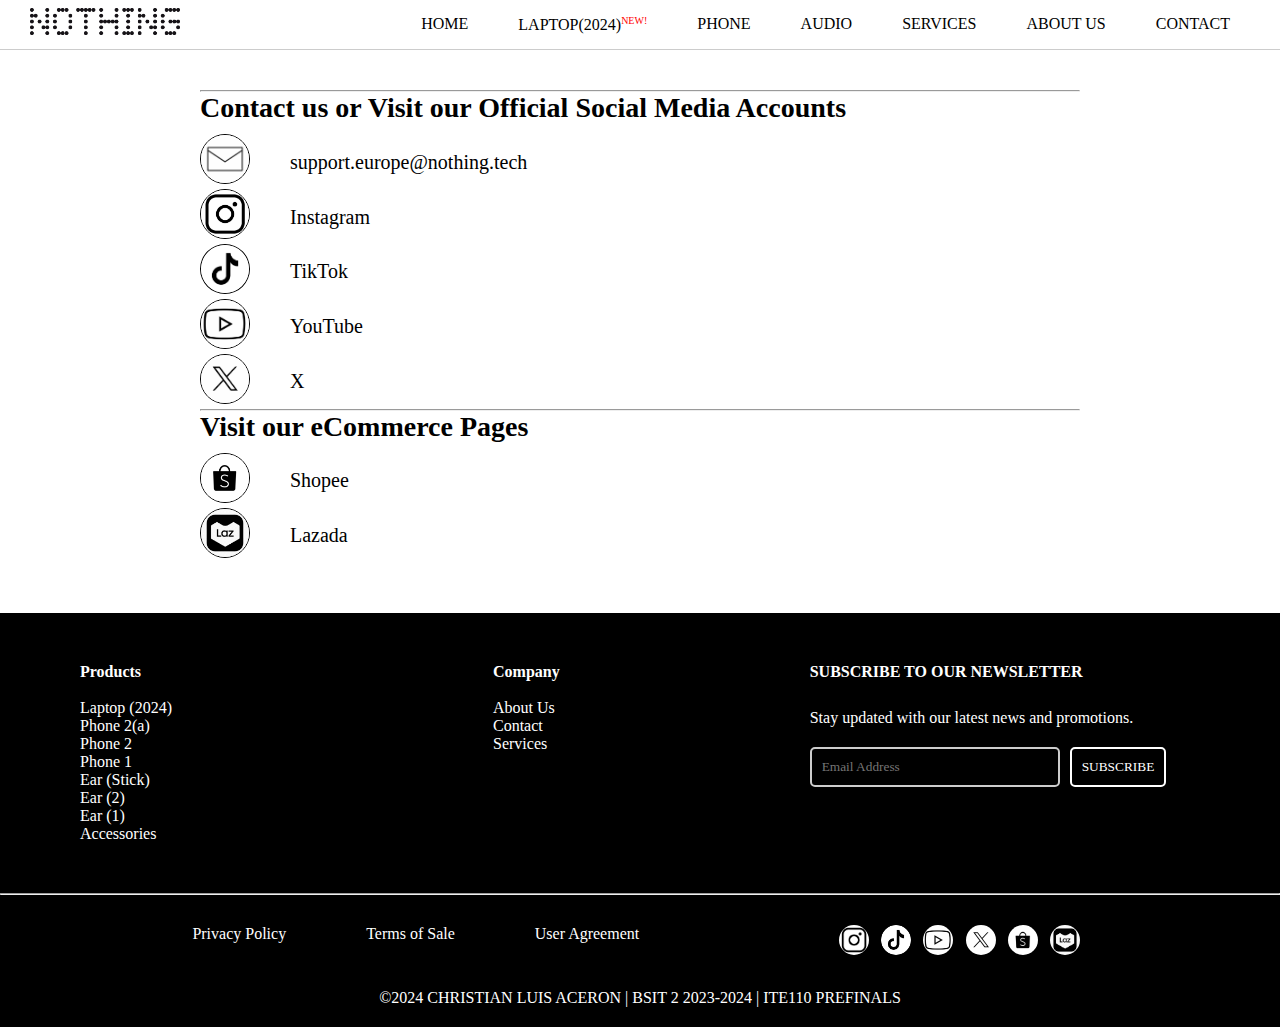
<file: contact.html>
<!DOCTYPE html>
<html lang="en">
<head>
    <meta charset="UTF-8">
    <meta name="viewport" content="width=device-width, initial-scale=1.0">
    <link rel="stylesheet" href="css/miscellaneous.css">
    <title>Laptop (2024) | NOTHING Tech</title>
</head>
<body>
    <header>
        <div class="containerHeader">
            <h1><a href="index.html"><img src="img/logo.png" class="web-logo"></a></h1>
            <nav>
                <ul>
                    <li><a href="index.html">HOME</a>
                    <li><a href="laptop-2024.html">LAPTOP(2024)<sup style="color: red; font-size: 10px;">NEW!</sup></a></li>
                    <li><a href="#">PHONE</a>
                        <div class="dropdown-content">
                            <a></a>
                            <a href="phone-2a.html">PHONE(2a)</a>
                            <a href="phone-2.html">PHONE(2)</a>
                            <a href="phone-1.html">PHONE(1)</a>
                        </div>
                    </a></li>
                    <li><a href="">AUDIO</a>
                        <div class="dropdown-content">
                            <a></a>
                            <a href="ear-stick.html">EAR(STICK)</a>
                            <a href="ear-2.html">EAR(2)</a>
                            <a href="ear-1.html">EAR(1)</a>
                        </div>
                    </li>
                    <li><a href="services.html">SERVICES</a></li>
                    <li><a href="aboutus.html">ABOUT US</a></li>
                    <li><a href="contact.html">CONTACT</a></li>
                </ul>
            </nav>
        </div>
    </header>
    <main>
        <div class=contact>
            <hr><h1>Contact us or Visit our Official Social Media Accounts</h1>
            <ul>
                <div id="contacts-icon"><li><a href="mailto:support.europe@nothing.tech" target="_blank"><img src="img/email-icon.jpg" class="contacts-icon"></a>support.europe@nothing.tech</li></div>
                <div id="contacts-icon"><li><a href="https://www.instagram.com/nothing" target="_blank"><img src="img/ig-logo.png" class="contacts-icon"></a>Instagram</li></div>
                <div id="contacts-icon"><li><a href="https://www.tiktok.com/@nothing" target="_blank"><img src="img/tiktok-logo.png" class="contacts-icon"></a>TikTok</li></div>
                <div id="contacts-icon"><li><a href="https://youtube.com/c/NothingTechnology" target="_blank"><img src="img/yt-logo.png" class="contacts-icon"></a>YouTube</li></div>
                <div id="contacts-icon"><li><a href="https://twitter.com/nothing" target="_blank"><img src="img/x-icon.png" class="contacts-icon"></a>X</li></div>
            </ul>
            <hr><h1>Visit our eCommerce Pages</h1>
            <ul>
                <div id="contacts-icon"><li><a href="https://shopee.ph/nothingph" target="_blank"><img src="img/shopee-logo.png" class="contacts-icon"></a>Shopee</li></div>
                <div id="contacts-icon"><li><a href="https://www.lazada.com.ph/shop/nothing-ph" target="_blank"><img src="img/lazada-logo.png" class="contacts-icon"></a>Lazada</li></div>
            </ul>
        </div>
    </main>

    <footer>
        <div class="moreInfo">
            <section id="products">
                <h4>Products</h4><br>
                <ul>
                    <li><a href="laptop-2024.html">Laptop (2024)</a></li>
                    <li><a href="phone-2a.html">Phone 2(a)</a></li>
                    <li><a href="phone-2.html">Phone 2</a></li>
                    <li><a href="phone-1.html">Phone 1</a></li>
                    <li><a href="ear-stick.html">Ear (Stick)</a></li>
                    <li><a href="ear-2.html">Ear (2)</a></li>
                    <li><a href="ear-1.html">Ear (1)</a></li>
                    <li><a href="accessories.html">Accessories</a></li>
                </ul>
            </section id="company">
            <section>
                <h4>Company</h4><br>
                <ul>
                    <li><a href="aboutus.html">About Us</a></li>
                    <li><a href="contact.html">Contact</a></li>
                    <li><a href="services.html">Services</a></li>
                </ul>
            </section>
            <section id="newsletter">
                <h4>SUBSCRIBE TO OUR NEWSLETTER</h4><br>
                <p>Stay updated with our latest news and promotions.</p>
                <form>
                    <input type="email" name="email" placeholder="Email Address" required>
                    <button type="submit">SUBSCRIBE</button>
                </form>
            </section>
        </div>
        <hr>
        <div class="footer-content">
            <div class="containerFooter">
                <nav>
                    <ul>
                        <li><a href="privacypolicy.html">Privacy Policy</a></li>
                        <li><a href="termsofsale.html">Terms of Sale</a></li>
                        <li><a href="useragreement.html">User Agreement</a></li>
                    </ul>
                </nav>
            </div>
            <div class="socialLinks">
                <a href="https://www.instagram.com/nothing"><img src="img/ig-logo.png"></a>
                <a href="https://www.tiktok.com/@nothing"><img src="img/tiktok-logo.png"></a>
                <a href="https://youtube.com/c/NothingTechnology"><img src="img/yt-logo.png"></a>
                <a href="https://twitter.com/nothing"><img src="img/x-icon.png"></a>
                <a href="https://shopee.ph/nothingph"><img src="img/shopee-logo.png"></a>
                <a href="https://www.lazada.com.ph/shop/nothing-ph"><img src="img/lazada-logo.png"></a>
            </div>
        </div>
        <p>&copy;2024 CHRISTIAN LUIS ACERON | BSIT 2 2023-2024 | ITE110 PREFINALS</p>
    </footer>
    
    <script src="script.js"></script>
</body>
</html>
</file>
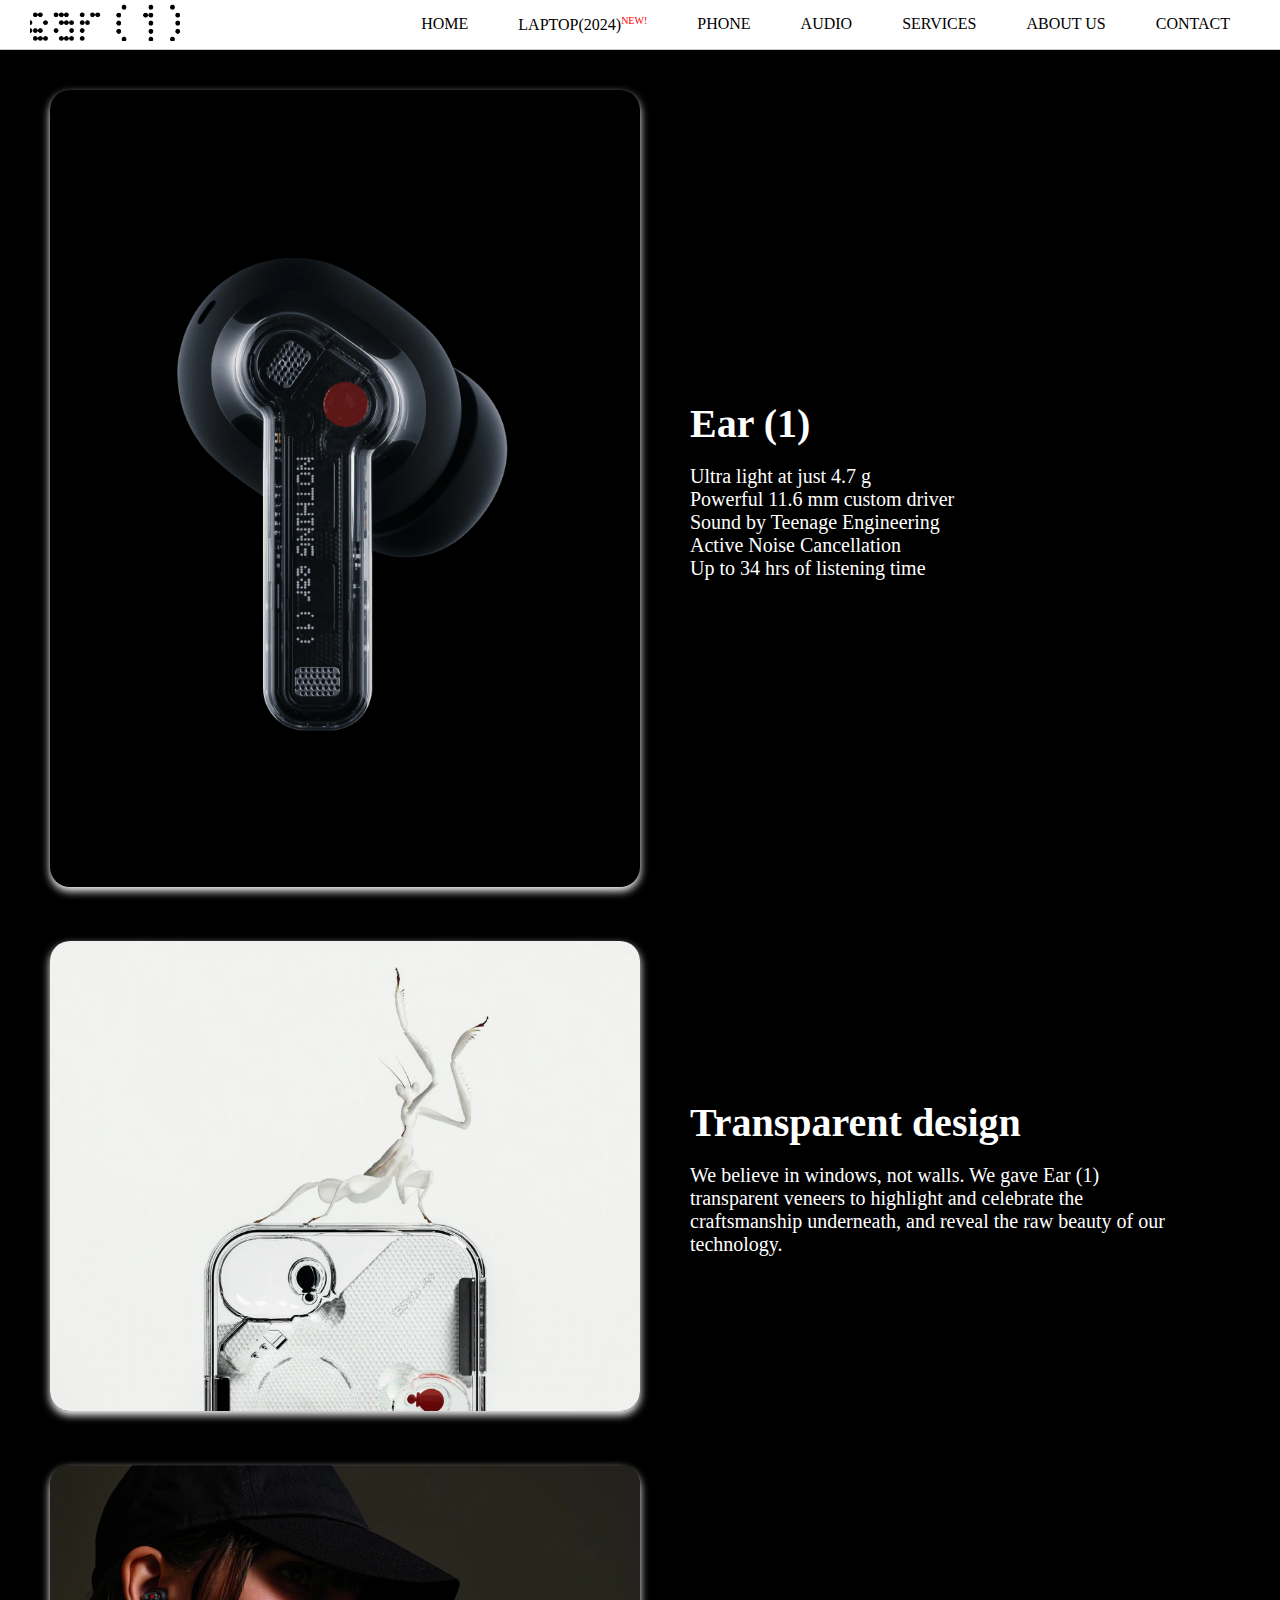
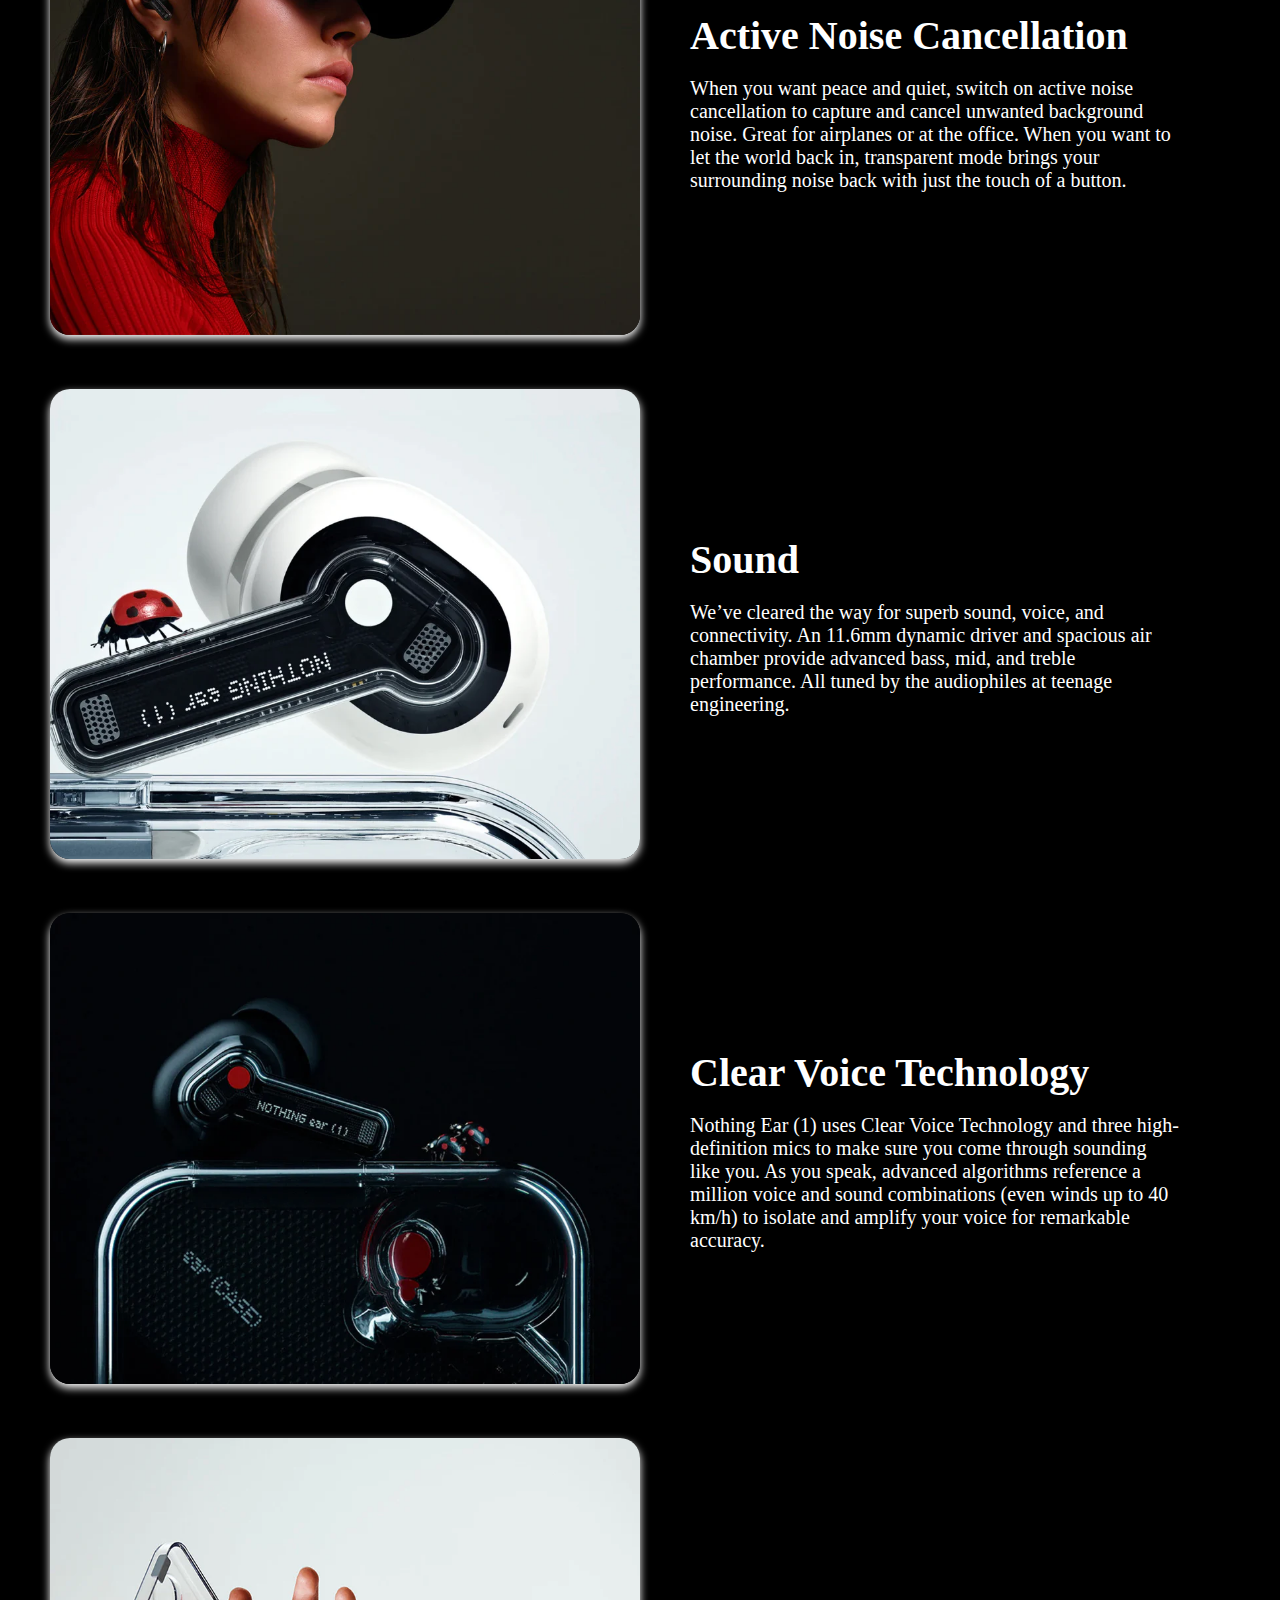
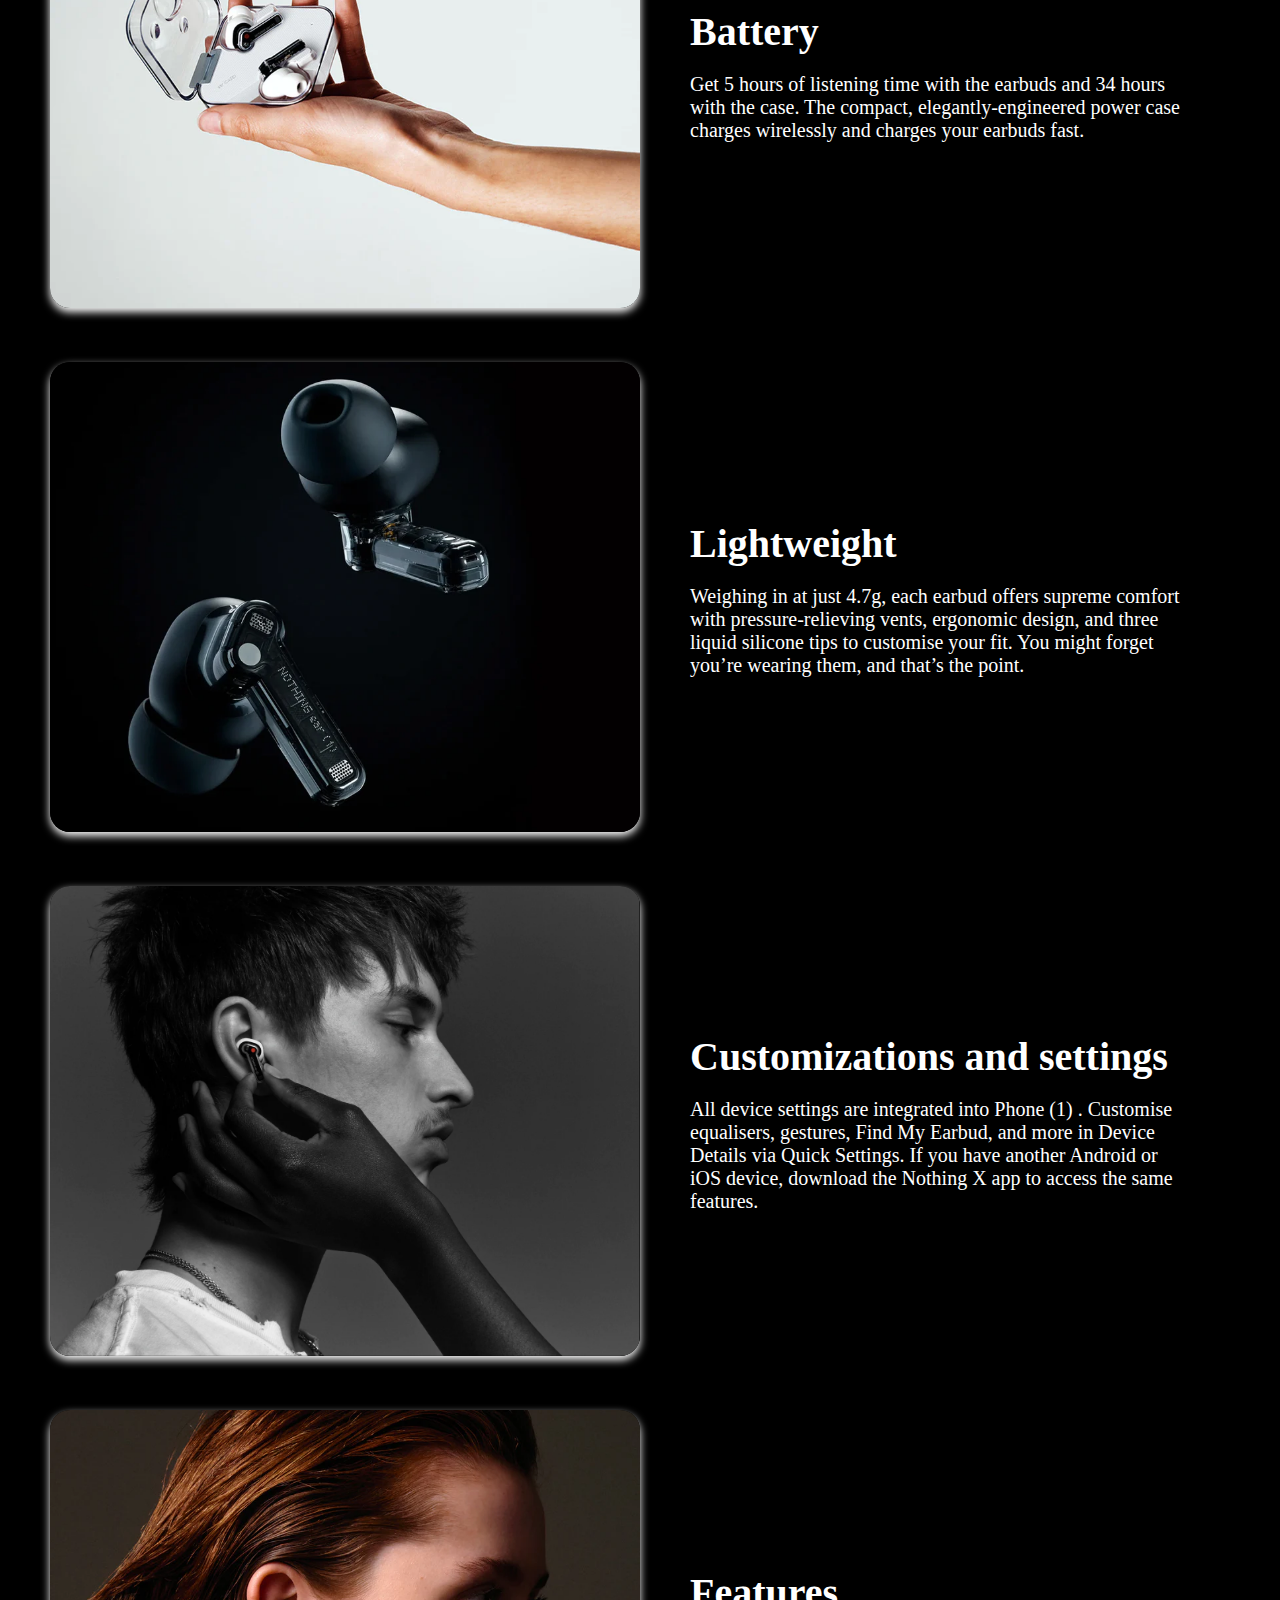
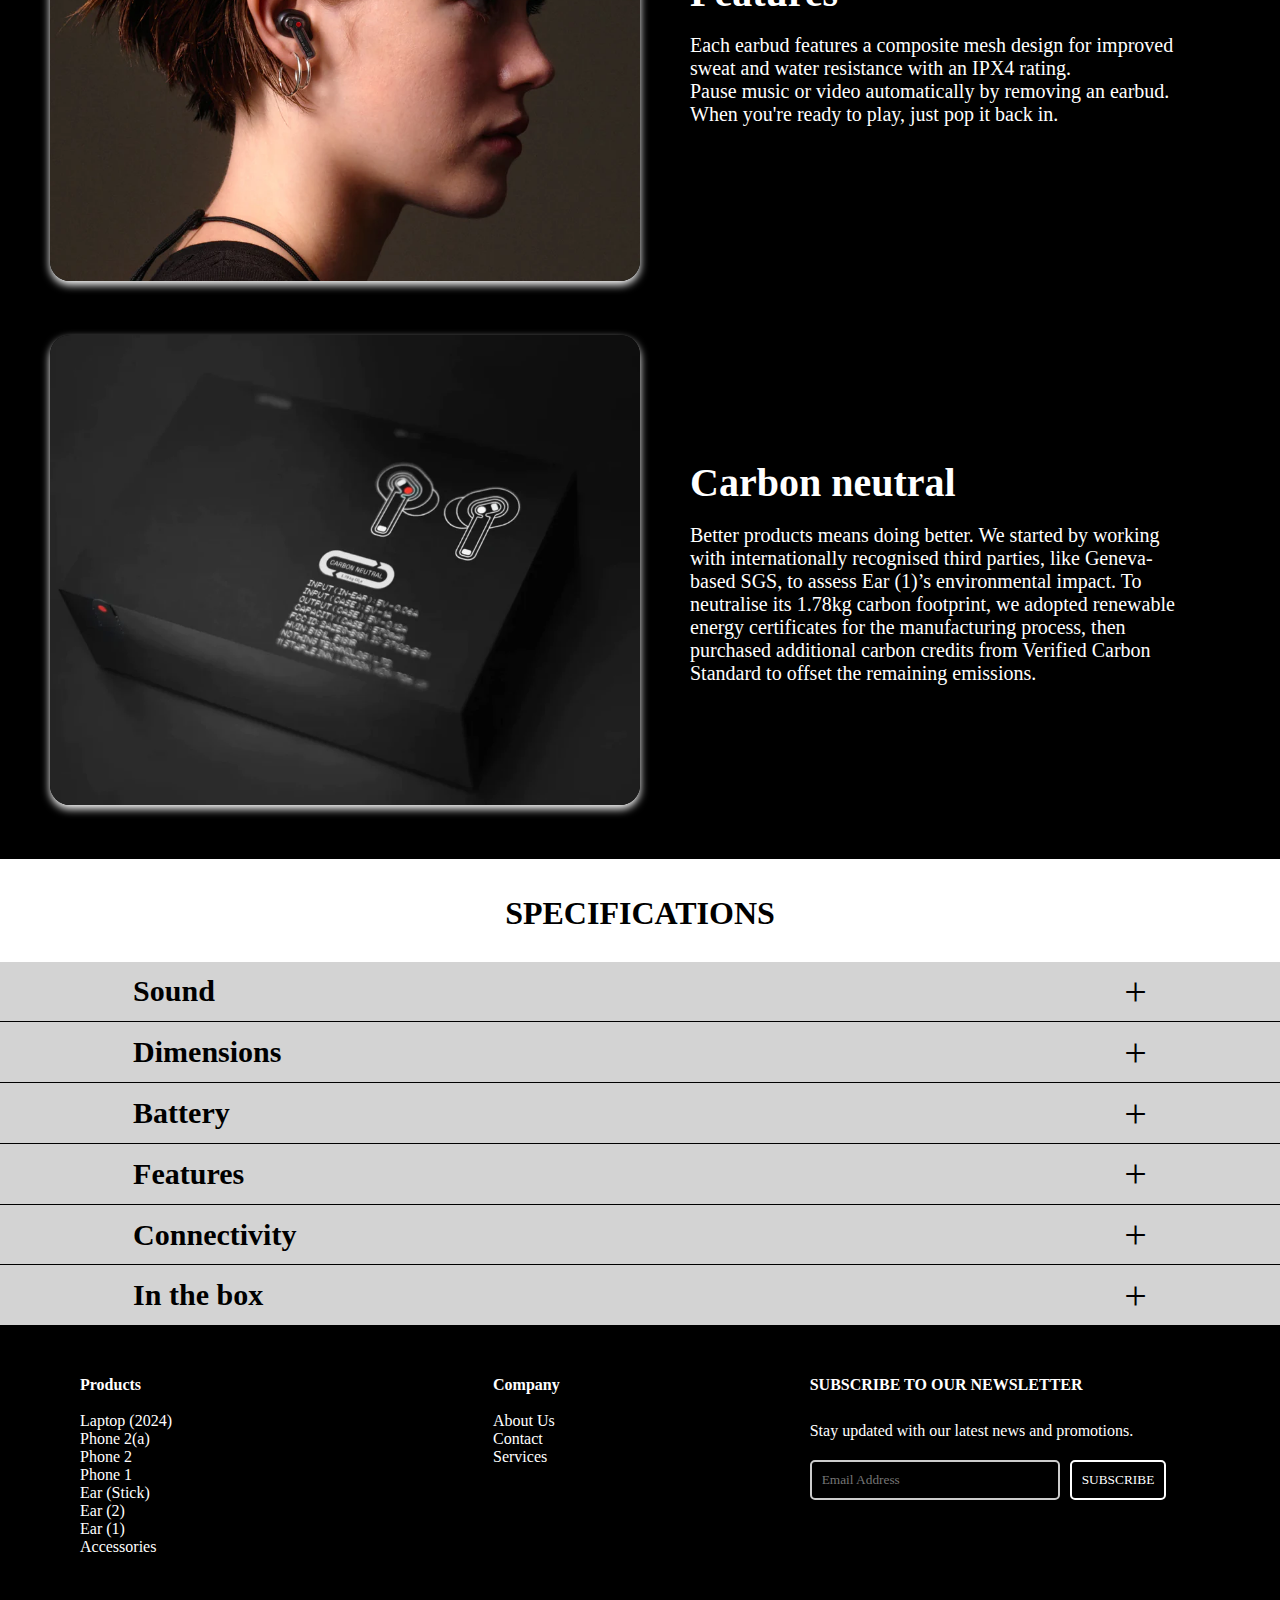
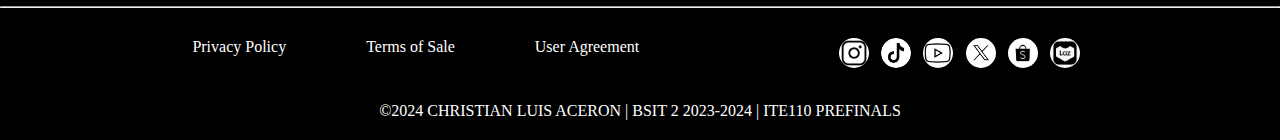
<file: ear-1.html>
<!DOCTYPE html>
<html lang="en">
<head>
    <meta charset="UTF-8">
    <meta name="viewport" content="width=device-width, initial-scale=1.0">
    <link rel="stylesheet" href="css/ear.css">
    <title>Ear (Stick) | NOTHING Tech</title>
</head>
<body>
    <header>
        <div class="containerHeader">
            <a href="ear-1.html"><img src="img/ear-1-logo.jpg" class="web-logo"></a>
            <nav>
                <ul>
                    <li><a href="index.html">HOME</a>
                    <li><a href="laptop-2024.html">LAPTOP(2024)<sup style="color: red; font-size: 10px;">NEW!</sup></a></li>
                    <li><a href="#">PHONE</a>
                        <div class="dropdown-content">
                            <a></a>
                            <a href="phone-2a.html">PHONE(2a)</a>
                            <a href="phone-2.html">PHONE(2)</a>
                            <a href="phone-1.html">PHONE(1)</a>
                        </div>
                    </a></li>
                    <li><a href="">AUDIO</a>
                        <div class="dropdown-content">
                            <a></a>
                            <a href="ear-stick.html">EAR(STICK)</a>
                            <a href="ear-2.html">EAR(2)</a>
                            <a href="ear-1.html">EAR(1)</a>
                        </div>
                    </li>
                    <li><a href="services.html">SERVICES</a></li>
                    <li><a href="aboutus.html">ABOUT US</a></li>
                    <li><a href="contact.html">CONTACT</a></li>
                </ul>
            </nav>
        </div>
    </header>
    
    <main>
        <section id="overview1">
            <div class="overview1-content1">
                <div class="overview1-content2">
                    <img src="img/ear-1-bg01.webp">
                </div>
                <div class="overview1-content2">
                    <h1>Ear (1)</h1><br>
                    <ul>
                        <li>Ultra light at just 4.7 g</li>
                        <li>Powerful 11.6 mm custom driver</li>
                        <li>Sound by Teenage Engineering</li>
                        <li>Active Noise Cancellation</li>
                        <li>Up to 34 hrs of listening time</li>
                    </ul>
                </div>
            </div>
            <div class="overview1-content1">
                <div class="overview1-content2">
                    <img src="img/ear-1-bg02.webp">
                </div>
                <div class="overview1-content2">
                    <h1>Transparent design</h1><br>
                    <p>
                        We believe in windows, not walls. We gave Ear (1) transparent veneers to highlight and celebrate the craftsmanship underneath, and reveal the raw beauty of our technology.
                    </p>
                </div>
            </div>
            <div class="overview1-content1">
                <div class="overview1-content2">
                    <img src="img/ear-1-bg03.webp">
                </div>
                <div class="overview1-content2">
                    <h1>Active Noise Cancellation</h1><br>
                    <p>
                        When you want peace and quiet, switch on active noise cancellation to capture and cancel unwanted background noise. Great for airplanes or at the office. When you want to let the world back in, transparent mode brings your surrounding noise back with just the touch of a button.
                    </p>
                </div>
            </div>
            <div class="overview1-content1">
                <div class="overview1-content2">
                    <img src="img/ear-1-bg04.webp">
                </div>
                <div class="overview1-content2">
                    <h1>Sound</h1><br>
                    <p>
                        We’ve cleared the way for superb sound, voice, and connectivity. An 11.6mm dynamic driver and spacious air chamber provide advanced bass, mid, and treble performance. All tuned by the audiophiles at teenage engineering.
                    </p>
                </div>
            </div>
            <div class="overview1-content1">
                <div class="overview1-content2">
                    <img src="img/ear-1-bg05.webp">
                </div>
                <div class="overview1-content2">
                    <h1>Clear Voice Technology</h1><br>
                    <p>
                        Nothing Ear (1) uses Clear Voice Technology and three high-definition mics to make sure you come through sounding like you. As you speak, advanced algorithms reference a million voice and sound combinations (even winds up to 40 km/h) to isolate and amplify your voice for remarkable accuracy.
                    </p>
                </div>
            </div>
            <div class="overview1-content1">
                <div class="overview1-content2">
                    <img src="img/ear-1-bg06.webp">
                </div>
                <div class="overview1-content2">
                    <h1>Battery</h1><br>
                    <p>
                        Get 5 hours of listening time with the earbuds and 34 hours with the case. The compact, elegantly-engineered power case charges wirelessly and charges your earbuds fast.
                    </p>
                </div>
            </div>
            <div class="overview1-content1">
                <div class="overview1-content2">
                    <img src="img/ear-1-bg07.webp">
                </div>
                <div class="overview1-content2">
                    <h1>Lightweight</h1><br>
                    <p>
                        Weighing in at just 4.7g, each earbud offers supreme comfort with pressure-relieving vents, ergonomic design, and three liquid silicone tips to customise your fit. You might forget you’re wearing them, and that’s the point.
                    </p>
                </div>
            </div>
            <div class="overview1-content1">
                <div class="overview1-content2">
                    <img src="img/ear-2-bg08.webp">
                </div>
                <div class="overview1-content2">
                    <h1>Customizations and settings</h1><br>
                    <p>
                        All device settings are integrated into Phone (1) . Customise equalisers, gestures, Find My Earbud, and more in Device Details via Quick Settings. If you have another Android or iOS device, download the Nothing X app to access the same features.
                    </p>
                </div>
            </div>
            <div class="overview1-content1">
                <div class="overview1-content2">
                    <img src="img/ear-1-bg09.webp">
                </div>
                <div class="overview1-content2">
                    <h1>Features</h1><br>
                    <p>
                        Each earbud features a composite mesh design for improved sweat and water resistance with an IPX4 rating.<br>Pause music or video automatically by removing an earbud. When you're ready to play, just pop it back in.
                    </p>
                </div>
            </div>
            <div class="overview1-content1">
                <div class="overview1-content2">
                    <img src="img/ear-1-bg10.webp">
                </div>
                <div class="overview1-content2">
                    <h1>Carbon neutral</h1><br>
                    <p>
                        Better products means doing better. We started by working with internationally recognised third parties, like Geneva-based SGS, to assess Ear (1)’s environmental impact. To neutralise its 1.78kg carbon footprint, we adopted renewable energy certificates for the manufacturing process, then purchased additional carbon credits from Verified Carbon Standard to offset the remaining emissions.
                    </p>
                </div>
            </div>
        </section>
        <section id="specs">
            <div class="specs-content1">
                <h1>SPECIFICATIONS</h1>
            </div>
            <div class="specs-content2">
                <div class="specs-header" onclick="toggleDropdown('sound-details', 'sound-icon')">
                    <h3>Sound</h3><span id="sound-icon">+</span>
                </div>
                <div class="specs-details" id="sound-details">
                    <p>Driver</p><h4>11.6 mm dynamic</h4><br>
                    <p>Diaphragm</p><h4>Graphene</h4><br>
                    <p>Codec</p><h4>AAC and SBC</h4><br>
                </div>
            </div>
            
            <div class="specs-content2">
                <div class="specs-header" onclick="toggleDropdown('dimensions-details', 'dimensions-icon')">
                    <h3>Dimensions</h3><span id="dimensions-icon">+</span>
                </div>
                <div class="specs-details" id="dimensions-details">
                    <p>Ear bud</p><hr>
                    <p>Height</p><h4>28.9 mm</h4><br>
                    <p>Width</p><h4>21.5 mm</h4><br>
                    <p>Depth</p><h4>23.5 mm</h4><br>
                    <p>Weight</p><h4>4.7 g</h4><br>
                    <br><p>Case</p><hr>
                    <p>Height</p><h4>58.6 mm</h4><br>
                    <p>Width</p><h4>58.6 mm</h4><br>
                    <p>Depth</p><h4>23.7 mm</h4><br>
                    <p>Weight</p><h4>57.4 g</h4><br>
                </div>
            </div>
            <div class="specs-content2">
                <div class="specs-header" onclick="toggleDropdown('battery-details', 'battery-icon')">
                    <h3>Battery</h3><span id="battery-icon">+</span>
                </div>
                <div class="specs-details" id="battery-details">
                    <p>Full Charge</p><h4>Up to 34 hrs in the case (ANC Off)<br>24 hrs (ANC On)</h4><br>
                    <p>Wired charging</p><h4>USB Type-C</h4><br>
                    <p>Wireless charging</p><h4>Qi Certified</h4><br>
                </div>
            </div>
            <div class="specs-content2">
                <div class="specs-header" onclick="toggleDropdown('features-details', 'features-icon')">
                    <h3>Features</h3><span id="features-icon">+</span>
                </div>
                <div class="specs-details" id="features-details">
                    <h4>3 High Definition Microphones</h4>
                    <h4>AI Powered Environmental Noise Cancellation</h4><br>
                </div>
            </div>
            <div class="specs-content2">
                <div class="specs-header" onclick="toggleDropdown('connectivity-details', 'connectivity-icon')">
                    <h3>Connectivity</h3><span id="connectivity-icon">+</span>
                </div>
                <div class="specs-details" id="connectivity-details">
                    <p>Bluetooth version</p><h4>5.2</h4><br>
                    <p>Bluetooth profiles</p><h4>A2DP , AVRCP, HFP</h4><br>
                </div>
            </div>
            <div class="specs-content2">
                <div class="specs-header" onclick="toggleDropdown('inthebox-details', 'inthebox-icon')">
                    <h3>In the box</h3><span id="inthebox-icon">+</span>
                </div>
                <div class="specs-details" id="inthebox-details">
                    <p>In the box</p><hr><h4>Pair of earbuds<br>Ear tips in size S, M, L<br>Charging case<br>Type-C cable<br>Safety information and warranty card<br>User guide</h4><br>
                </div>
            </div>
    </section>

    </main>

    <footer>
        <div class="moreInfo">
            <section id="products">
                <h4>Products</h4><br>
                <ul>
                    <li><a href="laptop-2024.html">Laptop (2024)</a></li>
                    <li><a href="phone-2a.html">Phone 2(a)</a></li>
                    <li><a href="phone-2.html">Phone 2</a></li>
                    <li><a href="phone-1.html">Phone 1</a></li>
                    <li><a href="ear-stick.html">Ear (Stick)</a></li>
                    <li><a href="ear-2.html">Ear (2)</a></li>
                    <li><a href="ear-1.html">Ear (1)</a></li>
                    <li><a href="accessories.html">Accessories</a></li>
                </ul>
            </section id="company">
            <section>
                <h4>Company</h4><br>
                <ul>
                    <li><a href="aboutus.html">About Us</a></li>
                    <li><a href="contact.html">Contact</a></li>
                    <li><a href="services.html">Services</a></li>
                </ul>
            </section>
            <section id="newsletter">
                <h4>SUBSCRIBE TO OUR NEWSLETTER</h4><br>
                <p>Stay updated with our latest news and promotions.</p>
                <form>
                    <input type="email" name="email" placeholder="Email Address" required>
                    <button type="submit">SUBSCRIBE</button>
                </form>
            </section>
        </div>
        <hr>
        <div class="footer-content">
            <div class="containerFooter">
                <nav>
                    <ul>
                        <li><a href="privacypolicy.html">Privacy Policy</a></li>
                        <li><a href="termsofsale.html">Terms of Sale</a></li>
                        <li><a href="useragreement.html">User Agreement</a></li>
                    </ul>
                </nav>
            </div>
            <div class="socialLinks">
                <a href="https://www.instagram.com/nothing"><img src="img/ig-logo.png"></a>
                <a href="https://www.tiktok.com/@nothing"><img src="img/tiktok-logo.png"></a>
                <a href="https://youtube.com/c/NothingTechnology"><img src="img/yt-logo.png"></a>
                <a href="https://twitter.com/nothing"><img src="img/x-icon.png"></a>
                <a href="https://shopee.ph/nothingph"><img src="img/shopee-logo.png"></a>
                <a href="https://www.lazada.com.ph/shop/nothing-ph"><img src="img/lazada-logo.png"></a>
            </div>
        </div>
        <p>&copy;2024 CHRISTIAN LUIS ACERON | BSIT 2 2023-2024 | ITE110 PREFINALS</p>
    </footer>
    
    <script src="script.js"></script>
</body>
</html>
</file>
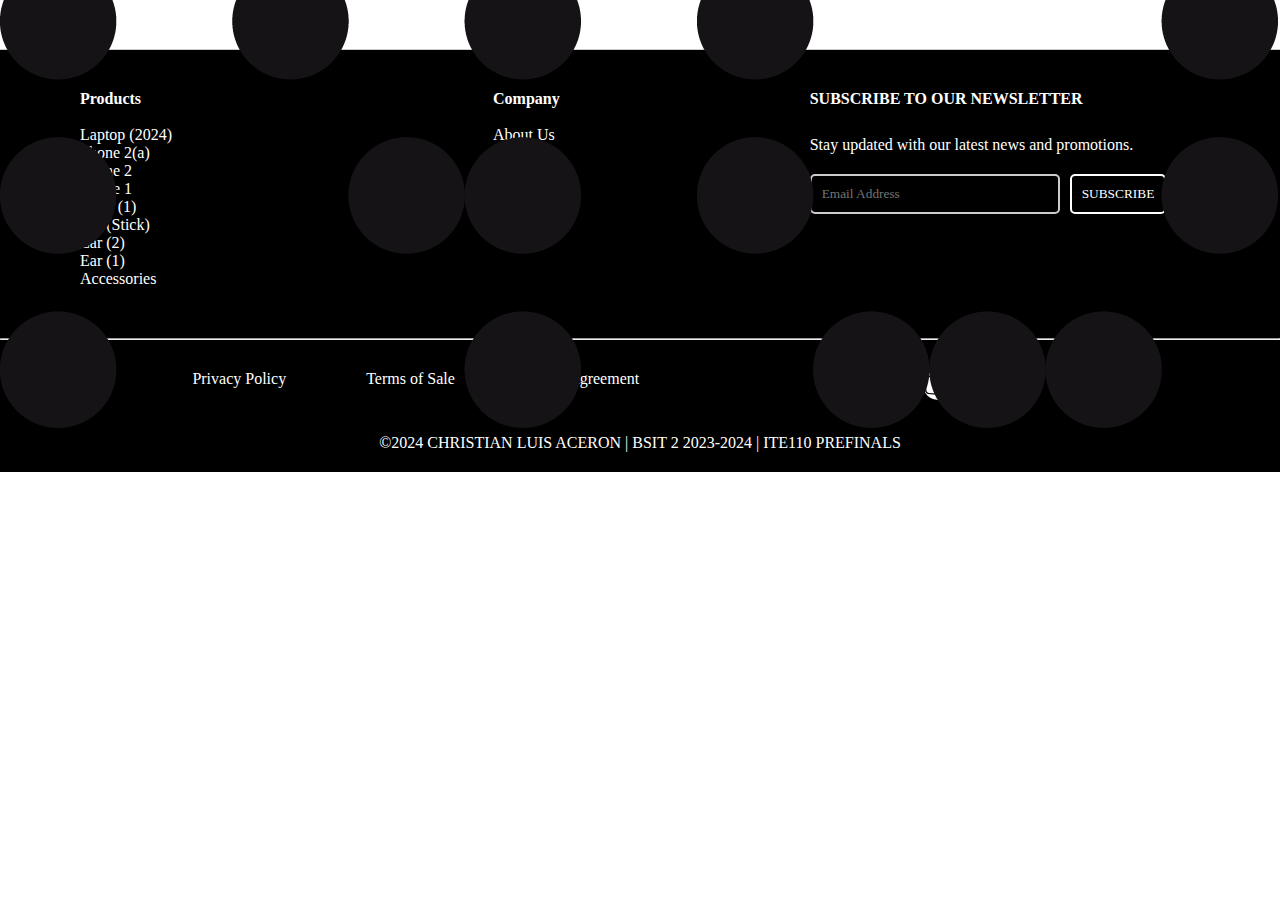
<file: laptop-2024.html>
<!DOCTYPE html>
<html lang="en">
<head>
    <meta charset="UTF-8">
    <meta name="viewport" content="width=device-width, initial-scale=1.0">
    <link rel="stylesheet" href="css/laptop-2024.css">
    <title>Laptop(2024) | NOTHING Tech</title>
</head>
<body>
    <header>
        <div class="containerHeader">
            <h1><a href="index.html" title="Go to Homepage"><img src="img/logo.png"></a></h1>
            <nav>
                <ul>
                    <li><a href="laptop-2024.html">LAPTOP(2024)<sup style="color: red; font-size: 10px;">NEW!</sup></a></li>
                    <li><a href="#">PHONE
                        <div class="dropdown-content">
                            <a href="#">PHONE(2a)</a>
                            <a href="#">PHONE(2)</a>
                            <a href="#">PHONE(1)</a>
                        </div>
                    </a></li>
                    <li><a href="">AUDIO
                        <div class="dropdown-content">
                            <a href="#">CUBE(1)</a>
                            <a href="#">EAR(STICK)</a>
                            <a href="#">EAR(2)</a>
                            <a href="#">EAR(1)</a>
                        </div>
                    </a></li>
                    <li><a href="services.html">SERVICES</a></li>
                    <li><a href="aboutus.html">ABOUT US</a></li>
                    <li><a href="contact.html">CONTACT</a></li>
                </ul>
            </nav>
        </div>
    </header>
    <main>
        
        
    </main>

    <footer>
        <div class="moreInfo">
            <section id="products">
                <h4>Products</h4><br>
                <ul>
                    <li><a href="laptop-2024.html">Laptop (2024)</a></li>
                    <li><a href="">Phone 2(a)</a></li>
                    <li><a href="">Phone 2</a></li>
                    <li><a href="">Phone 1</a></li>
                    <li><a href="">Cube (1)</a></li>
                    <li><a href="">Ear (Stick)</a></li>
                    <li><a href="">Ear (2)</a></li>
                    <li><a href="">Ear (1)</a></li>
                    <li><a href="">Accessories</a></li>
                </ul>
            </section id="company">
            <section>
                <h4>Company</h4><br>
                <ul>
                    <li><a href="aboutus.html">About Us</a></li>
                    <li><a href="contact.html">Contact</a></li>
                    <li><a href="services.html">Services</a></li>
                </ul>
            </section>
            <section id="newsletter">
                <h4>SUBSCRIBE TO OUR NEWSLETTER</h4><br>
                <p>Stay updated with our latest news and promotions.</p>
                <form>
                    <input type="email" name="email" placeholder="Email Address" required>
                    <button type="submit">SUBSCRIBE</button>
                </form>
            </section>
        </div>
        <hr>
        <div class="footer-content">
            <div class="containerFooter">
                <nav>
                    <ul>
                        <li><a href="privacypolicy.html">Privacy Policy</a></li>
                        <li><a href="termsofsale.html">Terms of Sale</a></li>
                        <li><a href="useragreement.html">User Agreement</a></li>
                    </ul>
                </nav>
            </div>
            <div class="socialLinks">
                <a href="https://www.instagram.com/nothing"><img src="img/ig-logo.png"></a>
                <a href="https://www.tiktok.com/@nothing"><img src="img/tiktok-logo.png"></a>
                <a href="https://youtube.com/c/NothingTechnology"><img src="img/yt-logo.png"></a>
                <a href="https://twitter.com/nothing"><img src="img/x-icon.png"></a>
                <a href="https://shopee.ph/nothingph"><img src="img/shopee-logo.png"></a>
                <a href="https://www.lazada.com.ph/shop/nothing-ph"><img src="img/lazada-logo.png"></a>
            </div>
        </div>
        <p>&copy;2024 CHRISTIAN LUIS ACERON | BSIT 2 2023-2024 | ITE110 PREFINALS</p>
    </footer>
    
    <script src="script.js"></script>
</body>
</html>
</file>
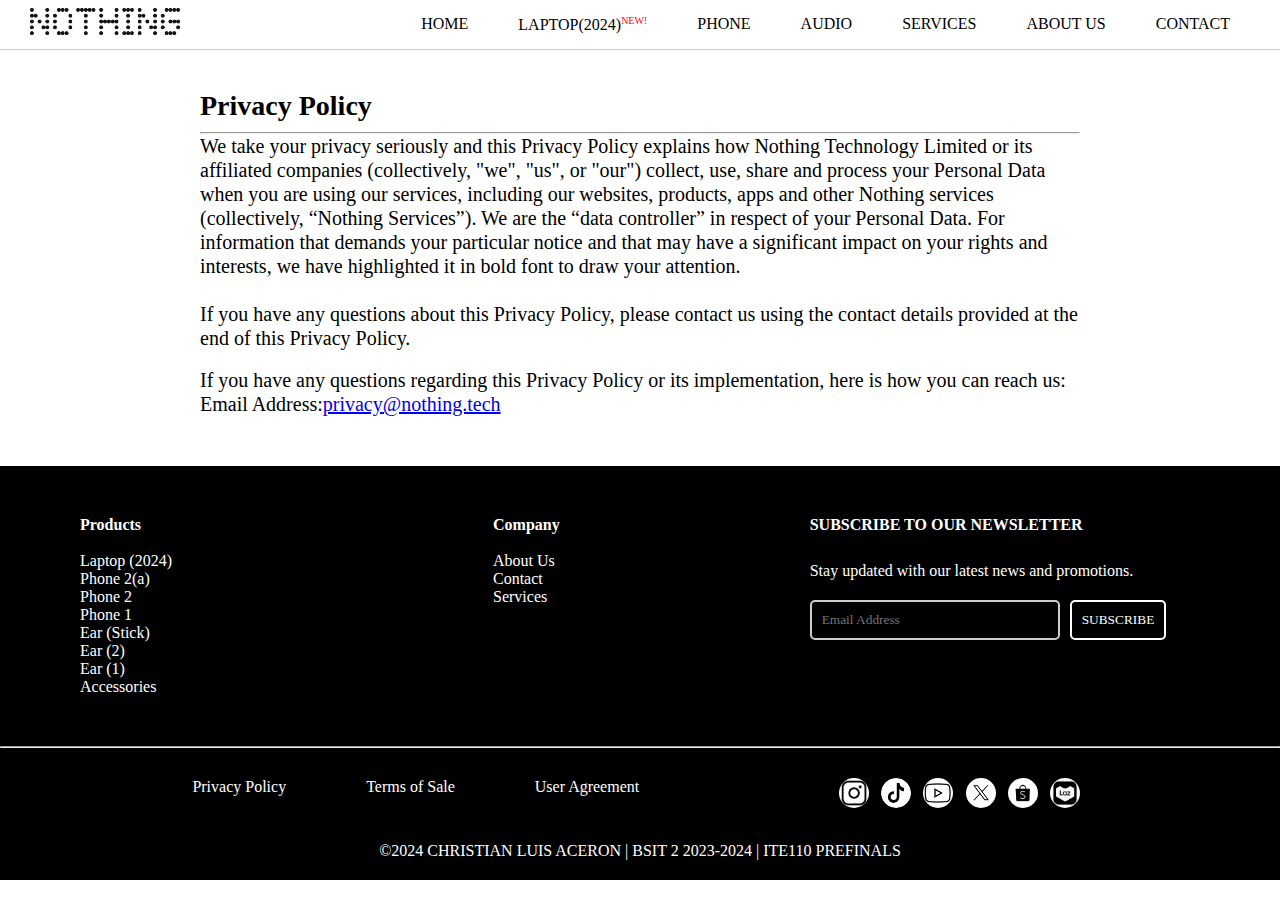
<file: privacypolicy.html>
<!DOCTYPE html>
<html lang="en">
<head>
    <meta charset="UTF-8">
    <meta name="viewport" content="width=device-width, initial-scale=1.0">
    <link rel="stylesheet" href="css/miscellaneous.css">
    <title>Privacy Policy | NOTHING Tech</title>
</head>
<body>
    <header>
        <div class="containerHeader">
            <h1><a href="index.html"><img src="img/logo.png" class="web-logo"></a></h1>
            <nav>
                <ul>
                    <li><a href="index.html">HOME</a>
                    <li><a href="laptop-2024.html">LAPTOP(2024)<sup style="color: red; font-size: 10px;">NEW!</sup></a></li>
                    <li><a style="cursor: default;">PHONE</a>
                        <div class="dropdown-content">
                            <a></a>
                            <a href="phone-2a.html">PHONE(2a)</a>
                            <a href="phone-2.html">PHONE(2)</a>
                            <a href="phone-1.html">PHONE(1)</a>
                        </div>
                    </li>
                    <li><a style="cursor: default;">AUDIO</a>
                        <div class="dropdown-content">
                            <a></a>
                            <a href="ear-stick.html">EAR(STICK)</a>
                            <a href="ear-2.html">EAR(2)</a>
                            <a href="ear-1.html">EAR(1)</a>
                        </div>
                    </li>
                    <li><a href="services.html">SERVICES</a></li>
                    <li><a href="aboutus.html">ABOUT US</a></li>
                    <li><a href="contact.html">CONTACT</a></li>
                </ul>
            </nav>
        </div>
    </header>
    <main>
        <div class=contact>
            <h1>Privacy Policy</h1><hr>
            <p>We take your privacy seriously and this Privacy Policy explains how Nothing Technology Limited or its affiliated companies (collectively, "we", "us", or "our") collect, use, share and process your Personal Data when you are using our services, including our websites, products, apps and other Nothing services (collectively, “Nothing Services”). We are the “data controller” in respect of your Personal Data. For information that demands your particular notice and that may have a significant impact on your rights and interests, we have highlighted it in bold font to draw your attention.<br><br>If you have any questions about this Privacy Policy, please contact us using the contact details provided at the end of this Privacy Policy.</p>
            <br><p>If you have any questions regarding this Privacy Policy or its implementation, here is how you can reach us:</p>
            <p>Email Address:<a href="mailto:privacy@nothing.tech">privacy@nothing.tech</a></p>
        </div>
    </main>

    <footer>
        <div class="moreInfo">
            <section id="products">
                <h4>Products</h4><br>
                <ul>
                    <li><a href="laptop-2024.html">Laptop (2024)</a></li>
                    <li><a href="phone-2a.html">Phone 2(a)</a></li>
                    <li><a href="phone-2.html">Phone 2</a></li>
                    <li><a href="phone-1.html">Phone 1</a></li>
                    <li><a href="ear-stick.html">Ear (Stick)</a></li>
                    <li><a href="ear-2.html">Ear (2)</a></li>
                    <li><a href="ear-1.html">Ear (1)</a></li>
                    <li><a href="accessories.html">Accessories</a></li>
                </ul>
            </section id="company">
            <section>
                <h4>Company</h4><br>
                <ul>
                    <li><a href="aboutus.html">About Us</a></li>
                    <li><a href="contact.html">Contact</a></li>
                    <li><a href="services.html">Services</a></li>
                </ul>
            </section>
            <section id="newsletter">
                <h4>SUBSCRIBE TO OUR NEWSLETTER</h4><br>
                <p>Stay updated with our latest news and promotions.</p>
                <form>
                    <input type="email" name="email" placeholder="Email Address" required>
                    <button type="submit">SUBSCRIBE</button>
                </form>
            </section>
        </div>
        <hr>
        <div class="footer-content">
            <div class="containerFooter">
                <nav>
                    <ul>
                        <li><a href="privacypolicy.html">Privacy Policy</a></li>
                        <li><a href="termsofsale.html">Terms of Sale</a></li>
                        <li><a href="useragreement.html">User Agreement</a></li>
                    </ul>
                </nav>
            </div>
            <div class="socialLinks">
                <a href="https://www.instagram.com/nothing"><img src="img/ig-logo.png"></a>
                <a href="https://www.tiktok.com/@nothing"><img src="img/tiktok-logo.png"></a>
                <a href="https://youtube.com/c/NothingTechnology"><img src="img/yt-logo.png"></a>
                <a href="https://twitter.com/nothing"><img src="img/x-icon.png"></a>
                <a href="https://shopee.ph/nothingph"><img src="img/shopee-logo.png"></a>
                <a href="https://www.lazada.com.ph/shop/nothing-ph"><img src="img/lazada-logo.png"></a>
            </div>
        </div>
        <p>&copy;2024 CHRISTIAN LUIS ACERON | BSIT 2 2023-2024 | ITE110 PREFINALS</p>
    </footer>
    
    <script src="script.js"></script>
</body>
</html>
</file>
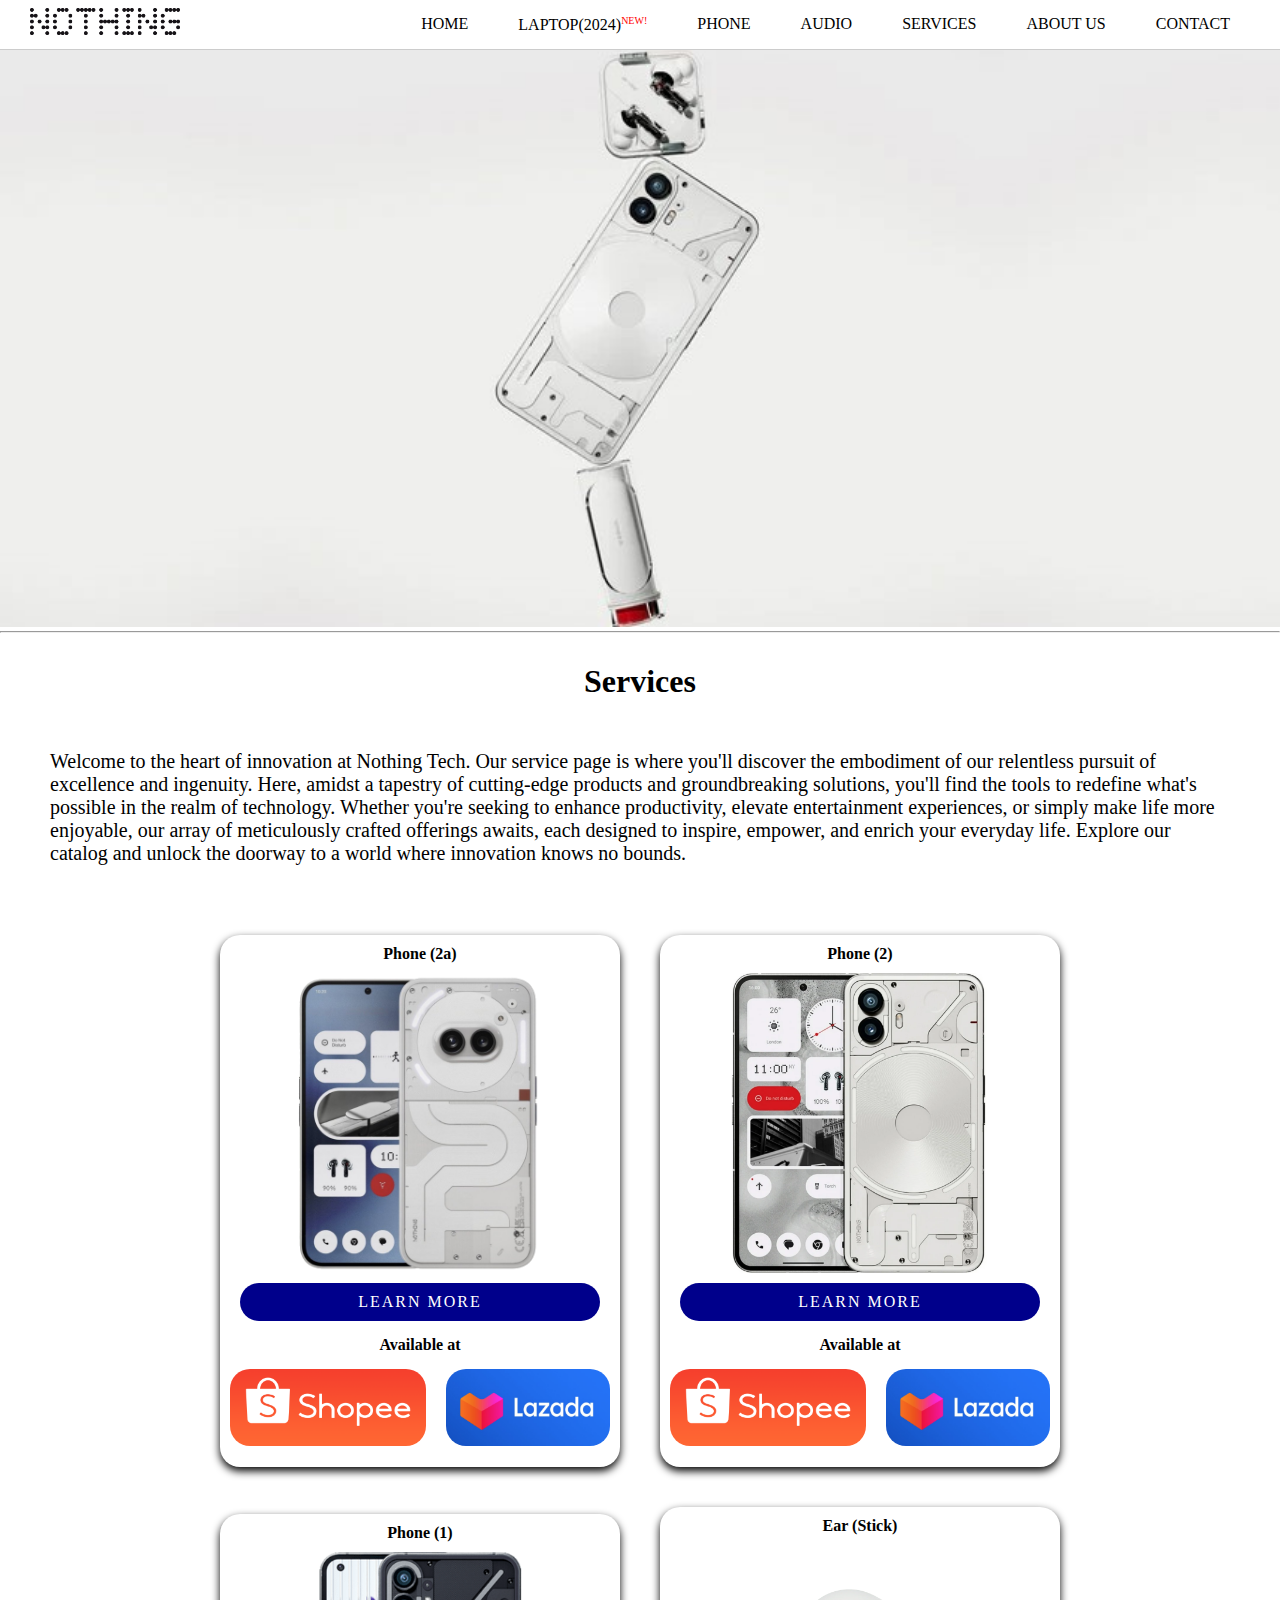
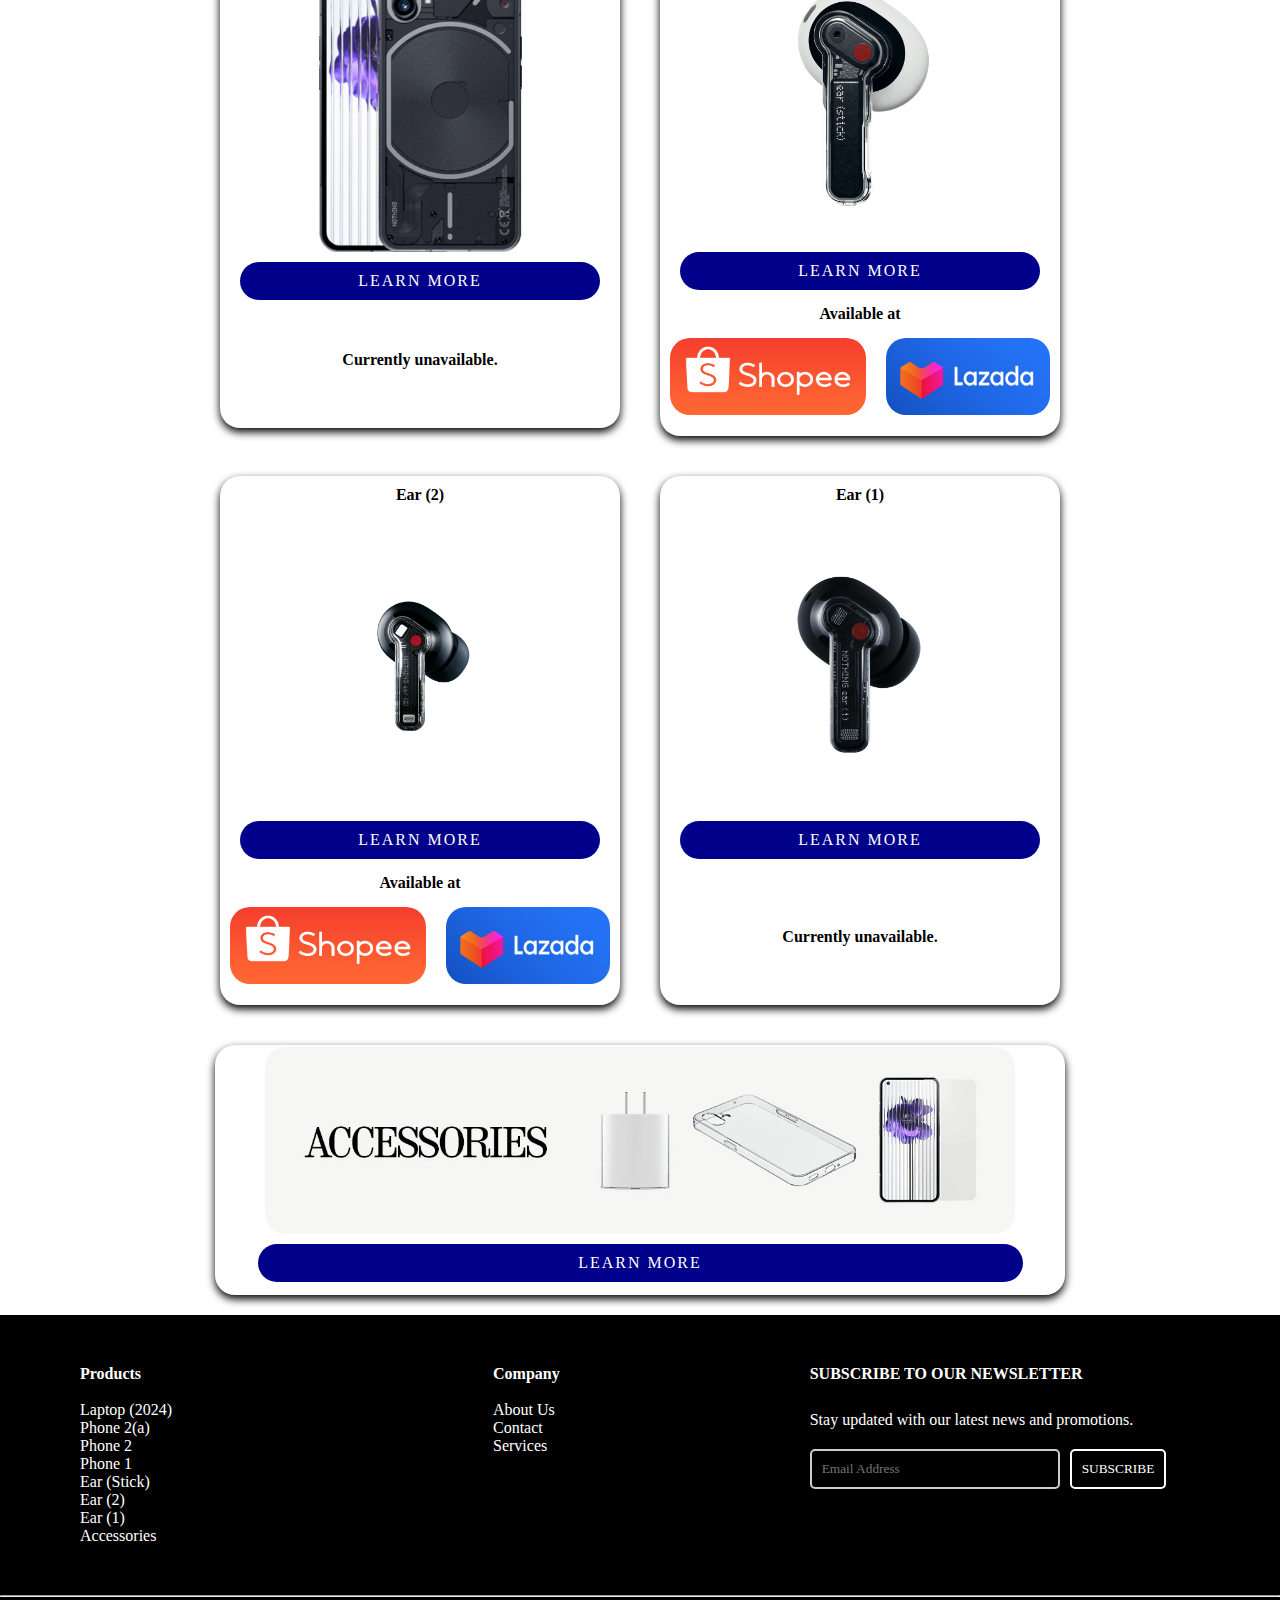
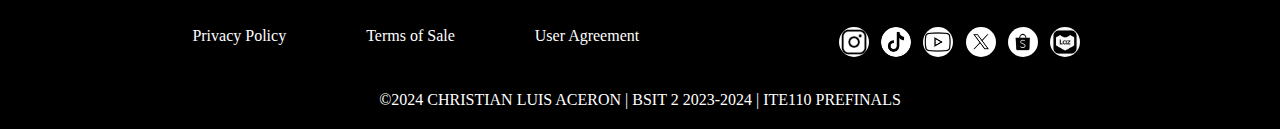
<file: services.html>
<!DOCTYPE html>
<html lang="en">
<head>
    <meta charset="UTF-8">
    <meta name="viewport" content="width=device-width, initial-scale=1.0">
    <link rel="stylesheet" href="css/miscellaneous.css">
    <title>Laptop (2024) | NOTHING Tech</title>
</head>
<body>
    <header>
        <div class="containerHeader">
            <h1><a href="index.html"><img src="img/logo.png" class="web-logo"></a></h1>
            <nav>
                <ul>
                    <li><a href="index.html">HOME</a>
                    <li><a href="laptop-2024.html">LAPTOP(2024)<sup style="color: red; font-size: 10px;">NEW!</sup></a></li>
                    <li><a style="cursor: default;">PHONE</a>
                        <div class="dropdown-content">
                            <a></a>
                            <a href="phone-2a.html">PHONE(2a)</a>
                            <a href="phone-2.html">PHONE(2)</a>
                            <a href="phone-1.html">PHONE(1)</a>
                        </div>
                    </li>
                    <li><a style="cursor: default;">AUDIO</a>
                        <div class="dropdown-content">
                            <a></a>
                            <a href="ear-stick.html">EAR(STICK)</a>
                            <a href="ear-2.html">EAR(2)</a>
                            <a href="ear-1.html">EAR(1)</a>
                        </div>
                    </li>
                    <li><a href="services.html">SERVICES</a></li>
                    <li><a href="aboutus.html">ABOUT US</a></li>
                    <li><a href="contact.html">CONTACT</a></li>
                </ul>
            </nav>
        </div>
    </header>
    <main>
        <img src="img/services-bg01.jpg" class="bg-image">
        <div class="services">
            <hr><h1>Services</h1>
            <p class="sevicesintro">Welcome to the heart of innovation at Nothing Tech. Our service page is where you'll discover the embodiment of our relentless pursuit of excellence and ingenuity. Here, amidst a tapestry of cutting-edge products and groundbreaking solutions, you'll find the tools to redefine what's possible in the realm of technology. Whether you're seeking to enhance productivity, elevate entertainment experiences, or simply make life more enjoyable, our array of meticulously crafted offerings awaits, each designed to inspire, empower, and enrich your everyday life. Explore our catalog and unlock the doorway to a world where innovation knows no bounds.</p>
            <div class="services-content">
                <div class="services-content1">
                    <h4>Phone (2a)</h4>
                    <img src="img/services-bg02.webp">
                    <a href="phone-2a.html" class="learnmoreButton">LEARN MORE</a>
                    <p class="availableat">Available at</p>
                    <div class="services-content3">
                        <a href="https://shopee.ph/Nothing-Phone-(2a)-Version-A142-i.799814580.24564007700?sp_atk=86957b89-ad8a-4ff3-9aa3-d6c637a6629e&xptdk=86957b89-ad8a-4ff3-9aa3-d6c637a6629e" target="_blank">
                            <img src="img/shopee-buynow.png">
                        </a>
                        <a href="https://www.lazada.com.ph/products/nothing-phone-2a-version-a142-i4342056140-s24349242468.html?c=&channelLpJumpArgs=&clickTrackInfo=query%253A%253Bnid%253A4342056140%253Bsrc%253AlazadaInShopSrp%253Brn%253Ab00e8b582a3bfe6c6a04c5768a109be1%253Bregion%253Aph%253Bsku%253A4342056140_PH%253Bprice%253A18990%253Bclient%253Adesktop%253Bsupplier_id%253A500217312285%253Bbiz_source%253Ah5_internal%253Bslot%253A0%253Butlog_bucket_id%253A470687%253Basc_category_id%253A5121%253Bitem_id%253A4342056140%253Bsku_id%253A24349242468%253Bshop_id%253A3259929&fastshipping=0&freeshipping=1&fs_ab=2&fuse_fs=&lang=en&location=Laguna&price=1.899E%204&priceCompare=skuId%3A24349242468%3Bsource%3Alazada-search-voucher-in-shop%3Bsn%3Ab00e8b582a3bfe6c6a04c5768a109be1%3BunionTrace%3A21010add17112683740722580eabcc%3BoriginPrice%3A1899000%3BvoucherPrice%3A1899000%3BdisplayPrice%3A1899000%3BsinglePromotionId%3A-1%3BsingleToolCode%3A-1%3BvoucherPricePlugin%3A1%3BbuyerId%3A0%3Btimestamp%3A1711268374241&ratingscore=4.976744186046512&request_id=b00e8b582a3bfe6c6a04c5768a109be1&review=43&sale=94&search=1&spm=a2o4l.store_product.list.0&stock=1" target="_blank">
                            <img src="img/lazada-buynow.png">
                        </a>
                    </div>
                </div>
                <div class="services-content1">
                    <h4>Phone (2)</h4>
                    <img src="img/services-bg03.webp">
                    <a href="phone-2.html" class="learnmoreButton">LEARN MORE</a>
                    <p class="availableat">Available at</p>
                    <div class="services-content3">
                        <a href="https://shopee.ph/Nothing-Phone-(2)-12GB-256GB-Version-A065-i.799814580.23046791146" target="_blank">
                            <img src="img/shopee-buynow.png">
                        </a>
                        <a href="https://www.lazada.com.ph/products/nothing-phone-2-12gb-256gb-version-a065-i3938742000-s21146492162.html?spm=a2o4l.10450891.0.0.31613e06086lOT&priceCompare=skuId%3A21146492162%3Bsource%3Alzd-shop-center%3Bsn%3A2ff6009a17113354334412592e%3BunionTrace%3A2ff6009a17113354334412592e%3BoriginPrice%3A3649000%3BvoucherPrice%3A3610000%3BdisplayPrice%3A3610000%3BsinglePromotionId%3A900000023841811%3BsingleToolCode%3ApromPrice%3BvoucherPricePlugin%3A1%3BbuyerId%3A0%3Btimestamp%3A1711335433549%3BsearchDisctDet%3A%5B%7B%22discountValue%22%3A39000%2C%22toolCode%22%3A%22shopCoupon%22%2C%22voucherChannelId%22%3A1%2C%22voucherId%22%3A900000024666118%7D%5D&search=store" target="_blank">
                            <img src="img/lazada-buynow.png">
                        </a>
                    </div>
                </div>
            </div>
            <div class="services-content">
                <div class="services-content1">
                    <h4>Phone (1)</h4>
                    <img src="img/services-bg04.png">
                    <a href="phone-1.html" class="learnmoreButton">LEARN MORE</a>
                    <br><br><p class="availableat">Currently unavailable.</p><br><br><br>
                </div>
                <div class="services-content1">
                    <h4>Ear (Stick)</h4>
                    <img src="img/ear-stick-bg02.webp" id="ear">
                    <a href="ear-stick.html" class="learnmoreButton">LEARN MORE</a>
                    <p class="availableat">Available at</p>
                    <div class="services-content3">
                        <a href="https://shopee.ph/Nothing-Ear-(stick)-True-Wireless-Earbuds-White-i.799814580.20659543246?sp_atk=62672d7f-113f-4792-80a0-2041d5a293f6&xptdk=62672d7f-113f-4792-80a0-2041d5a293f6" target="_blank">
                            <img src="img/shopee-buynow.png">
                        </a>
                        <a href="https://www.lazada.com.ph/products/nothing-ear-stick-true-wireless-earbuds-white-i3412596178-s17456939887.html?c=&channelLpJumpArgs=&clickTrackInfo=query%253A%253Bnid%253A3412596178%253Bsrc%253AlazadaInShopSrp%253Brn%253A193664d101b164cad2959f008ebcd2e9%253Bregion%253Aph%253Bsku%253A3412596178_PH%253Bprice%253A5790%253Bclient%253Adesktop%253Bsupplier_id%253A500217312285%253Bbiz_source%253Ah5_internal%253Bslot%253A9%253Butlog_bucket_id%253A470687%253Basc_category_id%253A21392%253Bitem_id%253A3412596178%253Bsku_id%253A17456939887%253Bshop_id%253A3259929&fastshipping=0&freeshipping=1&fs_ab=2&fuse_fs=&lang=en&location=Laguna&price=5.79E%203&priceCompare=skuId%3A17456939887%3Bsource%3Alazada-search-voucher-in-shop%3Bsn%3A193664d101b164cad2959f008ebcd2e9%3BunionTrace%3A2ff6009717113481673492254e%3BoriginPrice%3A579000%3BvoucherPrice%3A579000%3BdisplayPrice%3A579000%3BsinglePromotionId%3A900000023841811%3BsingleToolCode%3ApromPrice%3BvoucherPricePlugin%3A1%3BbuyerId%3A0%3Btimestamp%3A1711348167554&ratingscore=5.0&request_id=193664d101b164cad2959f008ebcd2e9&review=39&sale=111&search=1&spm=a2o4l.store_product.list.9&stock=1" target="_blank">
                            <img src="img/lazada-buynow.png">
                        </a>
                    </div>
                </div>
                </div>
            </div>
            <div class="services-content">
                <div class="services-content1">
                    <h4>Ear (2)</h4>
                    <img src="img/ear-2-bg02.webp" id="ear">
                    <a href="ear-2.html" class="learnmoreButton">LEARN MORE</a>
                    <p class="availableat">Available at</p>
                    <div class="services-content3">
                        <a href="https://shopee.ph/Nothing-Ear-(2)-True-Wireless-White-i.799814580.22832018956?sp_atk=bab332a7-d383-4793-8937-98dfcecc0878&xptdk=bab332a7-d383-4793-8937-98dfcecc0878" target="_blank">
                            <img src="img/shopee-buynow.png">
                        </a>
                        <a href="https://www.lazada.com.ph/products/nothing-ear-2-true-wireless-i3649281358-s19064606992.html?c=&channelLpJumpArgs=&clickTrackInfo=query%253A%253Bnid%253A3649281358%253Bsrc%253AlazadaInShopSrp%253Brn%253Afc371a6b15b055bf7503331d59637420%253Bregion%253Aph%253Bsku%253A3649281358_PH%253Bprice%253A8290%253Bclient%253Adesktop%253Bsupplier_id%253A500217312285%253Bbiz_source%253Ah5_internal%253Bslot%253A7%253Butlog_bucket_id%253A470687%253Basc_category_id%253A21392%253Bitem_id%253A3649281358%253Bsku_id%253A19064606992%253Bshop_id%253A3259929&fastshipping=0&freeshipping=1&fs_ab=2&fuse_fs=&lang=en&location=Laguna&price=8.29E%203&priceCompare=skuId%3A19064606992%3Bsource%3Alazada-search-voucher-in-shop%3Bsn%3Afc371a6b15b055bf7503331d59637420%3BunionTrace%3A2ff6009a17113549572934088e%3BoriginPrice%3A829000%3BvoucherPrice%3A829000%3BdisplayPrice%3A829000%3BsinglePromotionId%3A-1%3BsingleToolCode%3AmockedSalePrice%3BvoucherPricePlugin%3A1%3BbuyerId%3A0%3Btimestamp%3A1711354957519&ratingscore=4.989473684210527&request_id=fc371a6b15b055bf7503331d59637420&review=95&sale=186&search=1&spm=a2o4l.store_product.list.7&stock=1" target="_blank">
                            <img src="img/lazada-buynow.png">
                        </a>
                    </div>
                </div>
                
                <div class="services-content1">
                    <h4>Ear (1)</h4>
                    <img src="img/ear-1-bg01.webp" id="ear">
                    <a href="ear-1.html" class="learnmoreButton">LEARN MORE</a>
                    <br><br><br><p class="availableat">Currently unavailable.</p><br><br><br>
                </div>
            </div>
            <div class="services-content">
                <div class="services-content2">
                    <img src="img/accessories-bg01.webp">
                    <a href="accessories.html" class="learnmoreButton">LEARN MORE</a>
                </div>
            </div>
        </div>
        
        
    </main>

    <footer>
        <div class="moreInfo">
            <section id="products">
                <h4>Products</h4><br>
                <ul>
                    <li><a href="laptop-2024.html">Laptop (2024)</a></li>
                    <li><a href="phone-2a.html">Phone 2(a)</a></li>
                    <li><a href="phone-2.html">Phone 2</a></li>
                    <li><a href="phone-1.html">Phone 1</a></li>
                    <li><a href="ear-stick.html">Ear (Stick)</a></li>
                    <li><a href="ear-2.html">Ear (2)</a></li>
                    <li><a href="ear-1.html">Ear (1)</a></li>
                    <li><a href="accessories.html">Accessories</a></li>
                </ul>
            </section id="company">
            <section>
                <h4>Company</h4><br>
                <ul>
                    <li><a href="aboutus.html">About Us</a></li>
                    <li><a href="contact.html">Contact</a></li>
                    <li><a href="services.html">Services</a></li>
                </ul>
            </section>
            <section id="newsletter">
                <h4>SUBSCRIBE TO OUR NEWSLETTER</h4><br>
                <p>Stay updated with our latest news and promotions.</p>
                <form>
                    <input type="email" name="email" placeholder="Email Address" required>
                    <button type="submit">SUBSCRIBE</button>
                </form>
            </section>
        </div>
        <hr>
        <div class="footer-content">
            <div class="containerFooter">
                <nav>
                    <ul>
                        <li><a href="privacypolicy.html">Privacy Policy</a></li>
                        <li><a href="termsofsale.html">Terms of Sale</a></li>
                        <li><a href="useragreement.html">User Agreement</a></li>
                    </ul>
                </nav>
            </div>
            <div class="socialLinks">
                <a href="https://www.instagram.com/nothing"><img src="img/ig-logo.png"></a>
                <a href="https://www.tiktok.com/@nothing"><img src="img/tiktok-logo.png"></a>
                <a href="https://youtube.com/c/NothingTechnology"><img src="img/yt-logo.png"></a>
                <a href="https://twitter.com/nothing"><img src="img/x-icon.png"></a>
                <a href="https://shopee.ph/nothingph"><img src="img/shopee-logo.png"></a>
                <a href="https://www.lazada.com.ph/shop/nothing-ph"><img src="img/lazada-logo.png"></a>
            </div>
        </div>
        <p>&copy;2024 CHRISTIAN LUIS ACERON | BSIT 2 2023-2024 | ITE110 PREFINALS</p>
    </footer>
    
    <script src="script.js"></script>
</body>
</html>
</file>
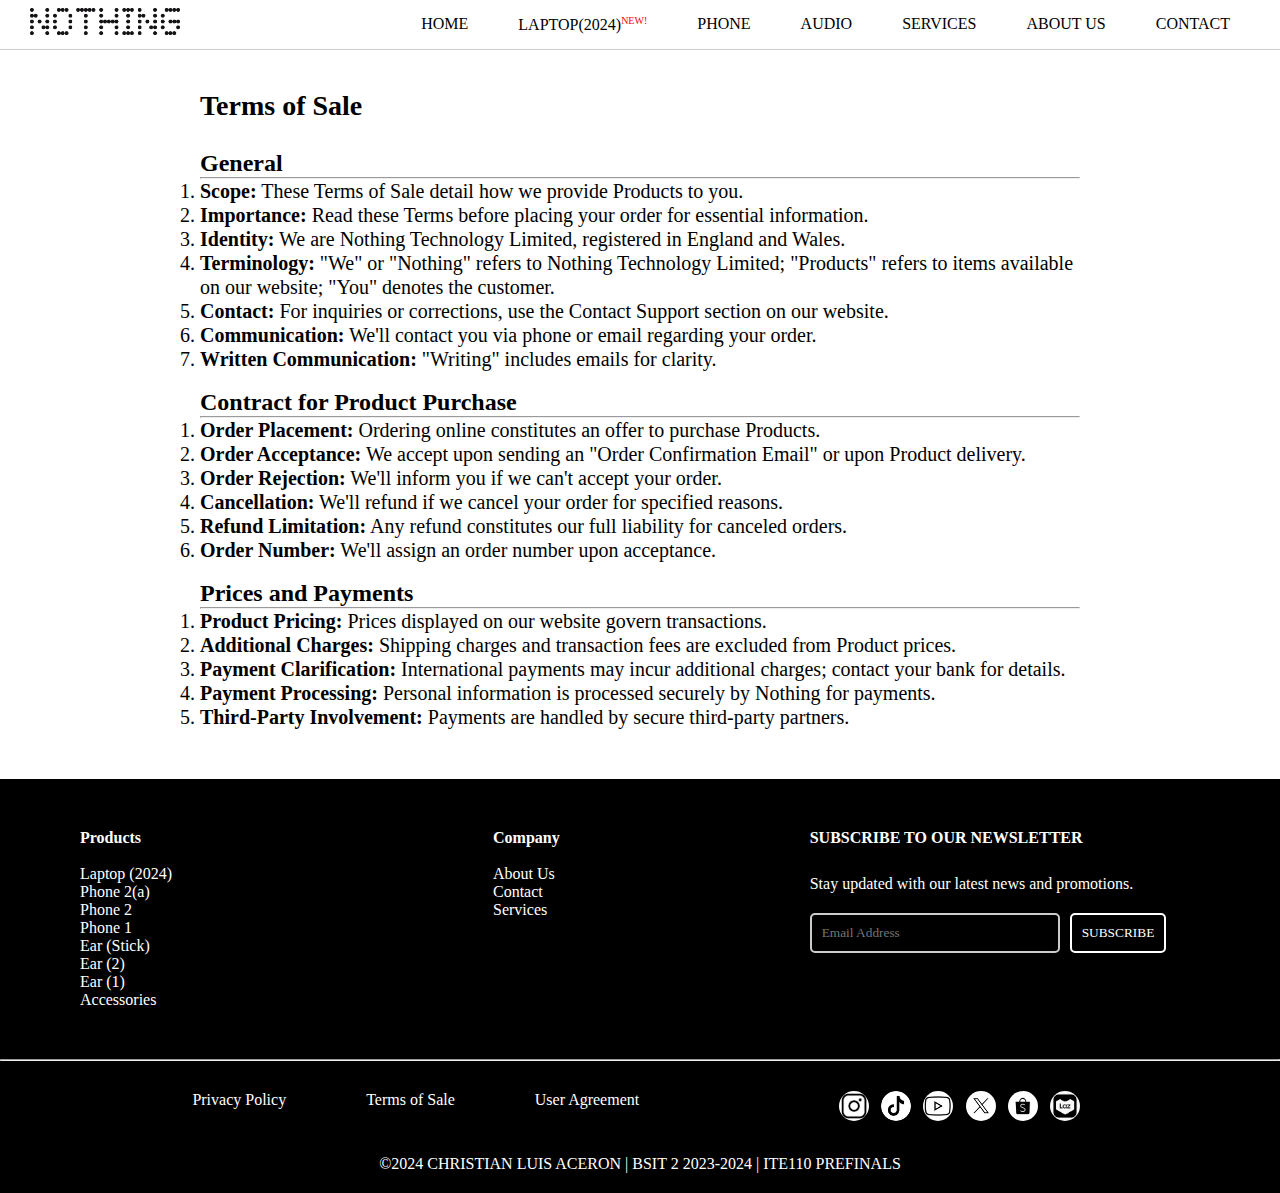
<file: termsofsale.html>
<!DOCTYPE html>
<html lang="en">
<head>
    <meta charset="UTF-8">
    <meta name="viewport" content="width=device-width, initial-scale=1.0">
    <link rel="stylesheet" href="css/miscellaneous.css">
    <title>Terms of Sale | NOTHING Tech</title>
</head>
<body>
    <header>
        <div class="containerHeader">
            <h1><a href="index.html"><img src="img/logo.png" class="web-logo"></a></h1>
            <nav>
                <ul>
                    <li><a href="index.html">HOME</a>
                    <li><a href="laptop-2024.html">LAPTOP(2024)<sup style="color: red; font-size: 10px;">NEW!</sup></a></li>
                    <li><a href="#">PHONE</a>
                        <div class="dropdown-content">
                            <a></a>
                            <a href="phone-2a.html">PHONE(2a)</a>
                            <a href="phone-2.html">PHONE(2)</a>
                            <a href="phone-1.html">PHONE(1)</a>
                        </div>
                    </a></li>
                    <li><a href="">AUDIO</a>
                        <div class="dropdown-content">
                            <a></a>
                            <a href="ear-stick.html">EAR(STICK)</a>
                            <a href="ear-2.html">EAR(2)</a>
                            <a href="ear-1.html">EAR(1)</a>
                        </div>
                    </li>
                    <li><a href="services.html">SERVICES</a></li>
                    <li><a href="aboutus.html">ABOUT US</a></li>
                    <li><a href="contact.html">CONTACT</a></li>
                </ul>
            </nav>
        </div>
    </header>
    <main>
        <div class=contact>
            <h1>Terms of Sale</h1><br>
            <h2>General</h2><hr>
            <ol>
                <li><strong>Scope:</strong> These Terms of Sale detail how we provide Products to you.</li>
                <li><strong>Importance:</strong> Read these Terms before placing your order for essential information.</li>
                <li><strong>Identity:</strong> We are Nothing Technology Limited, registered in England and Wales.</li>
                <li><strong>Terminology:</strong> "We" or "Nothing" refers to Nothing Technology Limited; "Products" refers to items available on our website; "You" denotes the customer.</li>
                <li><strong>Contact:</strong> For inquiries or corrections, use the Contact Support section on our website.</li>
                <li><strong>Communication:</strong> We'll contact you via phone or email regarding your order.</li>
                <li><strong>Written Communication:</strong> "Writing" includes emails for clarity.</li>
            </ol>
            <br><h2>Contract for Product Purchase</h2><hr>
            <ol>
                <li><strong>Order Placement:</strong> Ordering online constitutes an offer to purchase Products.</li>
                <li><strong>Order Acceptance:</strong> We accept upon sending an "Order Confirmation Email" or upon Product delivery.</li>
                <li><strong>Order Rejection:</strong> We'll inform you if we can't accept your order.</li>
                <li><strong>Cancellation:</strong> We'll refund if we cancel your order for specified reasons.</li>
                <li><strong>Refund Limitation:</strong> Any refund constitutes our full liability for canceled orders.</li>
                <li><strong>Order Number:</strong> We'll assign an order number upon acceptance.</li>
            </ol>
            <br><h2>Prices and Payments</h2><hr>
            <ol>
                <li><strong>Product Pricing:</strong> Prices displayed on our website govern transactions.</li>
                <li><strong>Additional Charges:</strong> Shipping charges and transaction fees are excluded from Product prices.</li>
                <li><strong>Payment Clarification:</strong> International payments may incur additional charges; contact your bank for details.</li>
                <li><strong>Payment Processing:</strong> Personal information is processed securely by Nothing for payments.</li>
                <li><strong>Third-Party Involvement:</strong> Payments are handled by secure third-party partners.</li>
            </ol>
        </div>
    </main>

    <footer>
        <div class="moreInfo">
            <section id="products">
                <h4>Products</h4><br>
                <ul>
                    <li><a href="laptop-2024.html">Laptop (2024)</a></li>
                    <li><a href="phone-2a.html">Phone 2(a)</a></li>
                    <li><a href="phone-2.html">Phone 2</a></li>
                    <li><a href="phone-1.html">Phone 1</a></li>
                    <li><a href="ear-stick.html">Ear (Stick)</a></li>
                    <li><a href="ear-2.html">Ear (2)</a></li>
                    <li><a href="ear-1.html">Ear (1)</a></li>
                    <li><a href="accessories.html">Accessories</a></li>
                </ul>
            </section id="company">
            <section>
                <h4>Company</h4><br>
                <ul>
                    <li><a href="aboutus.html">About Us</a></li>
                    <li><a href="contact.html">Contact</a></li>
                    <li><a href="services.html">Services</a></li>
                </ul>
            </section>
            <section id="newsletter">
                <h4>SUBSCRIBE TO OUR NEWSLETTER</h4><br>
                <p>Stay updated with our latest news and promotions.</p>
                <form>
                    <input type="email" name="email" placeholder="Email Address" required>
                    <button type="submit">SUBSCRIBE</button>
                </form>
            </section>
        </div>
        <hr>
        <div class="footer-content">
            <div class="containerFooter">
                <nav>
                    <ul>
                        <li><a href="privacypolicy.html">Privacy Policy</a></li>
                        <li><a href="termsofsale.html">Terms of Sale</a></li>
                        <li><a href="useragreement.html">User Agreement</a></li>
                    </ul>
                </nav>
            </div>
            <div class="socialLinks">
                <a href="https://www.instagram.com/nothing"><img src="img/ig-logo.png"></a>
                <a href="https://www.tiktok.com/@nothing"><img src="img/tiktok-logo.png"></a>
                <a href="https://youtube.com/c/NothingTechnology"><img src="img/yt-logo.png"></a>
                <a href="https://twitter.com/nothing"><img src="img/x-icon.png"></a>
                <a href="https://shopee.ph/nothingph"><img src="img/shopee-logo.png"></a>
                <a href="https://www.lazada.com.ph/shop/nothing-ph"><img src="img/lazada-logo.png"></a>
            </div>
        </div>
        <p>&copy;2024 CHRISTIAN LUIS ACERON | BSIT 2 2023-2024 | ITE110 PREFINALS</p>
    </footer>
    
    <script src="script.js"></script>
</body>
</html>
</file>
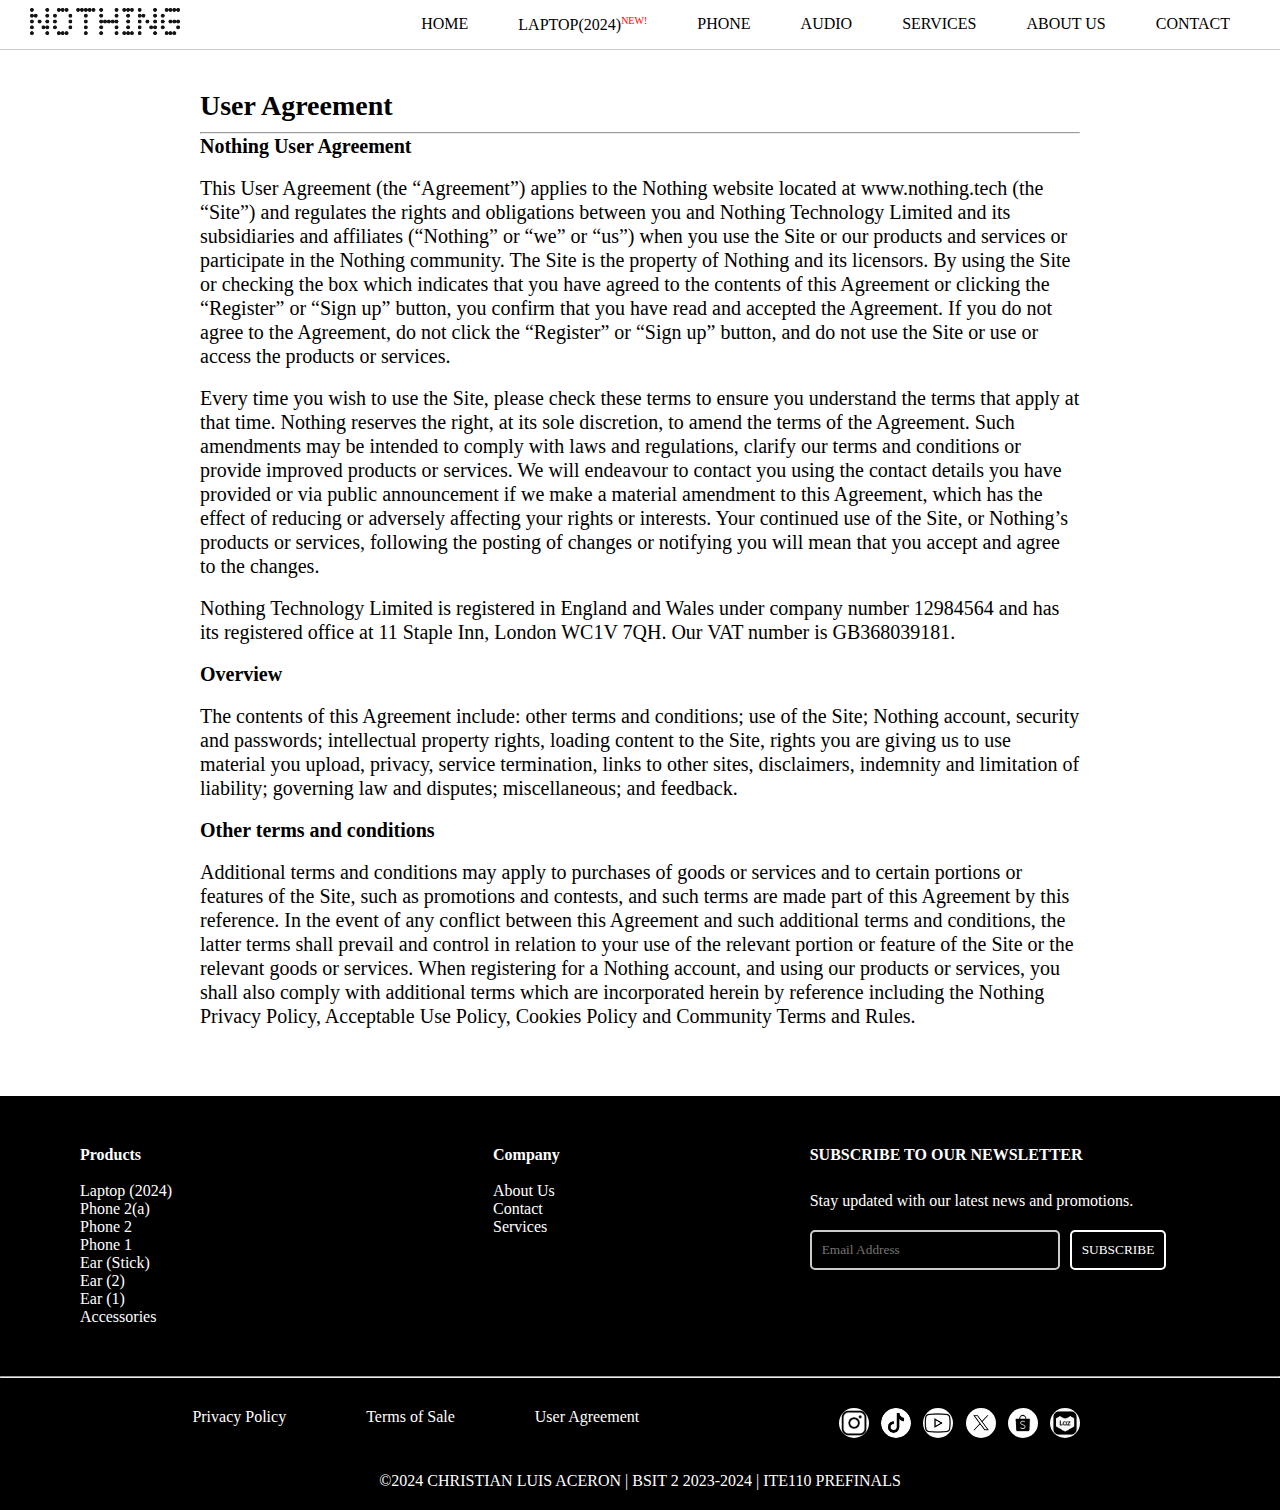
<file: useragreement.html>
<!DOCTYPE html>
<html lang="en">
<head>
    <meta charset="UTF-8">
    <meta name="viewport" content="width=device-width, initial-scale=1.0">
    <link rel="stylesheet" href="css/miscellaneous.css">
    <title>Terms of Sale | NOTHING Tech</title>
</head>
<body>
    <header>
        <div class="containerHeader">
            <h1><a href="index.html"><img src="img/logo.png" class="web-logo"></a></h1>
            <nav>
                <ul>
                    <li><a href="index.html">HOME</a>
                    <li><a href="laptop-2024.html">LAPTOP(2024)<sup style="color: red; font-size: 10px;">NEW!</sup></a></li>
                    <li><a href="#">PHONE</a>
                        <div class="dropdown-content">
                            <a></a>
                            <a href="phone-2a.html">PHONE(2a)</a>
                            <a href="phone-2.html">PHONE(2)</a>
                            <a href="phone-1.html">PHONE(1)</a>
                        </div>
                    </a></li>
                    <li><a href="">AUDIO</a>
                        <div class="dropdown-content">
                            <a></a>
                            <a href="ear-stick.html">EAR(STICK)</a>
                            <a href="ear-2.html">EAR(2)</a>
                            <a href="ear-1.html">EAR(1)</a>
                        </div>
                    </li>
                    <li><a href="services.html">SERVICES</a></li>
                    <li><a href="aboutus.html">ABOUT US</a></li>
                    <li><a href="contact.html">CONTACT</a></li>
                </ul>
            </nav>
        </div>
    </header>
    <main>
        <div class=contact>
            <h1>User Agreement</h1><hr>
            <p><strong>Nothing User Agreement</strong></p><br>
            <p>
                This User Agreement (the “Agreement”) applies to the Nothing website located at www.nothing.tech (the “Site”) and regulates the rights and obligations between you and Nothing Technology Limited and its subsidiaries and affiliates (“Nothing” or “we” or “us”) when you use the Site or our products and services or participate in the Nothing community. The Site is the property of Nothing and its licensors. By using the Site or checking the box which indicates that you have agreed to the contents of this Agreement or clicking the “Register” or “Sign up” button, you confirm that you have read and accepted the Agreement. If you do not agree to the Agreement, do not click the “Register” or “Sign up” button, and do not use the Site or use or access the products or services.
            </p><br>
            <p>
                Every time you wish to use the Site, please check these terms to ensure you understand the terms that apply at that time. Nothing reserves the right, at its sole discretion, to amend the terms of the Agreement. Such amendments may be intended to comply with laws and regulations, clarify our terms and conditions or provide improved products or services. We will endeavour to contact you using the contact details you have provided or via public announcement if we make a material amendment to this Agreement, which has the effect of reducing or adversely affecting your rights or interests. Your continued use of the Site, or Nothing’s products or services, following the posting of changes or notifying you will mean that you accept and agree to the changes. 
            </p><br>
            <p>
                Nothing Technology Limited is registered in England and Wales under company number 12984564 and has its registered office at 11 Staple Inn, London WC1V 7QH.  Our VAT number is GB368039181.
            </p><br>
            <p><strong>Overview</strong></p><br>
            <p>
                The contents of this Agreement include: other terms and conditions; use of the Site; Nothing account, security and passwords; intellectual property rights, loading content to the Site, rights you are giving us to use material you upload, privacy, service termination, links to other sites, disclaimers, indemnity and limitation of liability; governing law and disputes; miscellaneous; and feedback. 
            </p><br>
            <p><strong>Other terms and conditions</strong></p><br>
            <p>
                Additional terms and conditions may apply to purchases of goods or services and to certain portions or features of the Site, such as promotions and contests, and such terms are made part of this Agreement by this reference. In the event of any conflict between this Agreement and such additional terms and conditions, the latter terms shall prevail and control in relation to your use of the relevant portion or feature of the Site or the relevant goods or services.  When registering for a Nothing account, and using our products or services, you shall also comply with additional terms which are incorporated herein by reference including the Nothing Privacy Policy, Acceptable Use Policy, Cookies Policy and Community Terms and Rules. 
            </p><br>
        </div>
    </main>

    <footer>
        <div class="moreInfo">
            <section id="products">
                <h4>Products</h4><br>
                <ul>
                    <li><a href="laptop-2024.html">Laptop (2024)</a></li>
                    <li><a href="phone-2a.html">Phone 2(a)</a></li>
                    <li><a href="phone-2.html">Phone 2</a></li>
                    <li><a href="phone-1.html">Phone 1</a></li>
                    <li><a href="ear-stick.html">Ear (Stick)</a></li>
                    <li><a href="ear-2.html">Ear (2)</a></li>
                    <li><a href="ear-1.html">Ear (1)</a></li>
                    <li><a href="accessories.html">Accessories</a></li>
                </ul>
            </section id="company">
            <section>
                <h4>Company</h4><br>
                <ul>
                    <li><a href="aboutus.html">About Us</a></li>
                    <li><a href="contact.html">Contact</a></li>
                    <li><a href="services.html">Services</a></li>
                </ul>
            </section>
            <section id="newsletter">
                <h4>SUBSCRIBE TO OUR NEWSLETTER</h4><br>
                <p>Stay updated with our latest news and promotions.</p>
                <form>
                    <input type="email" name="email" placeholder="Email Address" required>
                    <button type="submit">SUBSCRIBE</button>
                </form>
            </section>
        </div>
        <hr>
        <div class="footer-content">
            <div class="containerFooter">
                <nav>
                    <ul>
                        <li><a href="privacypolicy.html">Privacy Policy</a></li>
                        <li><a href="termsofsale.html">Terms of Sale</a></li>
                        <li><a href="useragreement.html">User Agreement</a></li>
                    </ul>
                </nav>
            </div>
            <div class="socialLinks">
                <a href="https://www.instagram.com/nothing"><img src="img/ig-logo.png"></a>
                <a href="https://www.tiktok.com/@nothing"><img src="img/tiktok-logo.png"></a>
                <a href="https://youtube.com/c/NothingTechnology"><img src="img/yt-logo.png"></a>
                <a href="https://twitter.com/nothing"><img src="img/x-icon.png"></a>
                <a href="https://shopee.ph/nothingph"><img src="img/shopee-logo.png"></a>
                <a href="https://www.lazada.com.ph/shop/nothing-ph"><img src="img/lazada-logo.png"></a>
            </div>
        </div>
        <p>&copy;2024 CHRISTIAN LUIS ACERON | BSIT 2 2023-2024 | ITE110 PREFINALS</p>
    </footer>
    
    <script src="script.js"></script>
</body>
</html>
</file>
<file: css/index.css>
* {
    margin: 0;
    padding: 0;
    box-sizing: border-box;
}
.web-logo {
    width: 150px;
    margin-left: 30px;
}
body {
    font-family: NSimSun, SimSun;
    background-color: white;
    letter-spacing: 1px;
}
header {
    padding: 20px 0;
}
header .containerHeader {
    display: flex;
    justify-content: space-between;
    align-items: center;
    position: fixed;
    top: 0;
    background-color: white;
    z-index: 1;
    border-bottom: 1px solid #ccc;
}
.containerHeader {
    width: 100%;
    height: 50px;
    margin: 0 auto;
}
.containerHeader h1 a {
    text-decoration: none;
    color:black;
}
.containerHeader nav ul {
    display: flex;
    padding: 0;
}
.containerHeader nav ul li {
    color: black;
    text-decoration: none;
    list-style: none;
    margin-right: 50px; 
}
.containerHeader nav ul li a{
    color: black;
    text-decoration: none;
}
.dropdown-content {
    display: none;
    position: absolute;
    background-color: white;
    width: 100%;
    top: 25px;
    z-index: -1;
}
.dropdown-content a {
    color: black;
    padding: 12px 16px;
    text-decoration: none;
    display: block;
    border-bottom: 1px solid #ccc;
}

.containerBody {
    display: flex;
    align-items: center;
}
.containerBody h2 {
    margin-top: 0;
    margin-bottom: 5px;
    font-size: xx-large;
}
.containerBody p {
    font-size: larger;
    margin-top: 10px;
    margin-bottom: 0;
    margin-right: 10px;
}
.containerBody img{
    width: 60%;
    height: auto;
    display: left;
    margin-right: 20px;
}
.containerBody-content {
    flex-grow: 1;
}
.learnmoreButton {
    display: inline-block;
    letter-spacing: 2px;
    font-family: NSimSum;
    padding: 10px 20px;
    background-color: darkblue;
    color: white;
    font-size: 16px;
    border: none;
    border-radius: 25px;
    cursor: pointer;
    text-decoration: none; 
    text-align: center;
    transition: background-color 0.3s ease;
    width: 90%;
    margin-top: 10px;
}
.learnmoreButton a {
    color: white;
    text-decoration: none;
}

footer {
    background-color: black;
    padding-bottom: 20px;
}
footer p {
    color: white;
    text-align: center;
}
.moreInfo {
    display: flex;
    color: white;
    padding: 50px;
}
.moreInfo ul li {
    align-items: center;
    list-style: none;
}
.moreInfo a {
    text-decoration: none;
    color: white;
}
#products {
    width: 35%;
    margin-left: 30px;
}
#company {
    width: 30%;
}
#newsletter {
    margin-left: 250px;
    width: 35%
    padding-bottom: 40px;
}
#newsletter h4 {
    margin-bottom: 10px;
}
#newsletter p {
    font-size: 16px;
    margin-bottom: 20px;
    letter-spacing: 0;
    text-align: left;
}
#newsletter form {
    display: flex;
}
#newsletter input[type="email"] {
    width: 250px;
    padding: 10px;
    border: 2px solid #ccc;
    border-radius: 5px;
    margin-right: 10px;
    background-color: black;
    font-family: VSimSum;
    color: white;
}
#newsletter button[type="submit"] {
    background-color: black;
    border-radius: 5px;
    border: 2px solid white;
    padding: 10px;
    font-family: VSimSum;
    color: white;
}

.footer-content {
    display: flex;
    justify-content: space-evenly;
    width: 100%;
    color: white;
    width: 100%;
    padding-top: 30px;
    padding-bottom: 30px;
}
.containerFooter nav ul {
    display: flex;
    justify-content: space-evenly;
    margin-bottom: 10px;
}
.containerFooter nav ul li {
    list-style: none;
    text-align: center;
    margin-right: 80px;
}
.containerFooter nav ul li:last-child {
    margin-right: 0;
}
.containerFooter a {
    color: white;
    text-decoration: none;
}
.socialLinks {
    display: flex;
    width: 20%;
    justify-content: space-evenly;
    align-items: center;
}
.socialLinks a {
    display: inline-block;
}
footer img {
    width: 30px;
    border-radius: 100%;
    margin: 0 5px;
}

.containerHeader nav ul li:hover > a {
    color: black;
}
.containerHeader nav ul li:hover .dropdown-content {
    display: block;
}
.moreInfo a:hover {
    color: gray;
}
.containerFooter a:hover {
    color: grey;
}
.learnmoreButton:hover {
    background-color: #0056b3;
}
#newsletter button[type="submit"]:hover {
    background-color: white;
    color: black;
}
</file>
<file: css/miscellaneous.css>
* {
    margin: 0;
    padding: 0;
    box-sizing: border-box;
}
.web-logo {
    width: 150px;
    margin-left: 30px;
}
body {
    font-family: NSimSun, SimSun;
    background-color: white;
}

header {
    padding: 20px 0;
    font-family: NSimSun;
}
header .containerHeader {
    display: flex;
    justify-content: space-between;
    align-items: center;
    position: fixed;
    top: 0;
    background-color: white;
    z-index: 1;
    border-bottom: 1px solid #ccc;
}
.containerHeader {
    width: 100%;
    height: 50px;
    margin: 0 auto;
}
.containerHeader h1 a {
    text-decoration: none;
    color:black;
}
.containerHeader nav ul {
    display: flex;
    padding: 0;
}
.containerHeader nav ul li {
    color: black;
    text-decoration: none;
    list-style: none;
    margin-right: 50px; 
}
.containerHeader nav ul li a{
    color: black;
    text-decoration: none;
}
.dropdown-content {
    display: none;
    position: absolute;
    background-color: white;
    width: 100%;
    top: 25px;
    z-index: -1;
}
.dropdown-content a {
    color: black;
    padding: 12px 16px;
    text-decoration: none;
    display: block;
    border-bottom: 1px solid #ccc;
}

.bg-image {
    width: 100%;
}
.aboutus {
    padding: 100px;
}
.aboutus h1 {
    margin-bottom: 40px;
}
.aboutus p {
    margin-bottom: 20px;
    font-size: 20px;
}
.aboutus .aboutus-content {
    display: flex;
    flex-direction: row;
    justify-content: center;
}
.aboutus .aboutus-content .team1 {
    width: 50%;
    justify-content: center;
    text-align: center;
    padding: 30px;
}
.aboutus .aboutus-content .team1 img {
    border-radius: 100%;
    width: 50%;
    margin-bottom: 20px;
}
.services .sevicesintro {
    margin: 50px;
    font-size: 20px;
}
.services h1{
    padding-top: 30px;
    text-align: center;
}
.services-content {
    display: flex;
    flex-direction: row;
    align-items: center;
    justify-content: center;
}
.services-content1 {
    display: flex;
    flex-direction: column;
    justify-content: center;
    align-items: center;
    border-radius: 20px;
    box-shadow: 0 4px 8px black;
    width: 400px;
    height: auto;
    margin: 20px;
}
.services-content1 h4, .services-content2 h4 {
    text-align: center;
    padding: 10px;
    align-items:flex-start;
}
.services-content1 img {
    width: 300px;
}
.services-content1 #ear {
    width: 220px;
}
.services-content2 {
    display: flex;
    flex-direction: column;
    justify-content: center;
    align-items: center;
    border-radius: 20px;
    box-shadow: 0 4px 8px black;
    width: 850px;
    height: 250px;
    margin: 20px;
}
.services-content2 img {
    width: 750px;
    border-radius: 20px;
}
.learnmoreButton {
    display: inline-block;
    letter-spacing: 2px;
    font-family: NSimSum;
    padding: 10px 20px;
    background-color: darkblue;
    color: white;
    font-size: 16px;
    border: none;
    border-radius: 25px;
    cursor: pointer;
    text-decoration: none; 
    text-align: center;
    transition: background-color 0.3s ease;
    width: 90%;
    margin-top: 10px;
    margin-bottom: 10px;
}
.availableat {
    padding: 5px;
    font-weight: bolder;
}
.services-content3 {
    display: flex;
    flex-direction: row;
    justify-content: space-around;
    width: 100%;
}
.services-content3 img {
    width: 100%;
    height: 90%;
    border-radius: 30px;
    padding: 10px;
}
.contact {
    padding-top: 50px;
    padding-bottom: 50px;
    padding-left: 200px;
    padding-right: 200px;
}
.contact h1 {
    margin-bottom: 10px;
    font-size: 28px;
}
.contact p, .contact li {
    font-size: 20px;
    line-height: 120%;
}
.contact .contacts-icon {
    width: 50px;
    border-radius: 100%;
    border: 1px solid black;
    margin-right: 40px;
}
#contacts-icon {
    display: flex;
    flex-direction: row;
    align-items: center;
}
#contacts-icon li{
    display: flex;
    flex-direction: row;
    justify-content: center;
    align-items: center;
    font-size: 20px;
}
.learnmoreButton a {
    color: white;
    text-decoration: none;
}
footer {
    background-color: black;
    padding-bottom: 20px;
}
footer p {
    color: white;
    text-align: center;
}
.moreInfo {
    display: flex;
    color: white;
    padding: 50px;
}
.moreInfo ul li {
    align-items: center;
    list-style: none;
}
.moreInfo a {
    text-decoration: none;
    color: white;
}
#products {
    width: 35%;
    margin-left: 30px;
}
#company {
    width: 30%;
}
#newsletter {
    margin-left: 250px;
    width: 35%
    padding-bottom: 40px;
}
#newsletter h4 {
    margin-bottom: 10px;
}
#newsletter p {
    font-size: 16px;
    margin-bottom: 20px;
    letter-spacing: 0;
    text-align: left;
}
#newsletter form {
    display: flex;
}
#newsletter input[type="email"] {
    width: 250px;
    padding: 10px;
    border: 2px solid #ccc;
    border-radius: 5px;
    margin-right: 10px;
    background-color: black;
    font-family: VSimSum;
    color: white;
}
#newsletter button[type="submit"] {
    background-color: black;
    border-radius: 5px;
    border: 2px solid white;
    padding: 10px;
    font-family: VSimSum;
    color: white;
}

.footer-content {
    display: flex;
    justify-content: space-evenly;
    width: 100%;
    color: white;
    width: 100%;
    padding-top: 30px;
    padding-bottom: 30px;
}
.containerFooter nav ul {
    display: flex;
    justify-content: space-evenly;
    margin-bottom: 10px;
}
.containerFooter nav ul li {
    list-style: none;
    text-align: center;
    margin-right: 80px;
}
.containerFooter nav ul li:last-child {
    margin-right: 0;
}
.containerFooter a {
    color: white;
    text-decoration: none;
}
.socialLinks {
    display: flex;
    width: 20%;
    justify-content: space-evenly;
    align-items: center;
}
.socialLinks a {
    display: inline-block;
}
footer img {
    width: 30px;
    border-radius: 100%;
    margin: 0 5px;
}

.containerHeader nav ul li:hover > a {
    color: black;
}
.containerHeader nav ul li:hover .dropdown-content {
    display: block;
}
.moreInfo a:hover {
    color: gray;
}
.containerFooter a:hover {
    color: grey;
}
.learnmoreButton:hover {
    background-color: #0056b3;
}
#newsletter button[type="submit"]:hover {
    background-color: white;
    color: black;
}
</file>
<file: css/accessories.css>
* {
    margin: 0;
    padding: 0;
    box-sizing: border-box;
}
.web-logo {
    width: 150px;
    margin-left: 30px;
}
body {
    font-family: NSimSun;
    background-color: white;
}

header {
    padding: 20px 0;
    font-family: NSimSun;
}
header .containerHeader {
    display: flex;
    justify-content: space-between;
    align-items: center;
    position: fixed;
    top: 0;
    background-color: white;
    z-index: 1;
    border-bottom: 1px solid #ccc;
}
.containerHeader {
    width: 100%;
    height: 50px;
    margin: 0 auto;
}
.containerHeader h1 a {
    text-decoration: none;
    color:black;
}
.containerHeader nav ul {
    display: flex;
    padding: 0;
}
.containerHeader nav ul li {
    color: black;
    text-decoration: none;
    list-style: none;
    margin-right: 50px; 
}
.containerHeader nav ul li a{
    color: black;
    text-decoration: none;
}
.dropdown-content {
    display: none;
    position: absolute;
    background-color: white;
    width: 100%;
    top: 25px;
    z-index: -1;
}
.dropdown-content a {
    color: black;
    padding: 12px 16px;
    text-decoration: none;
    display: block;
    border-bottom: 1px solid #ccc;
}

.accessories-bg01 {
    width: 100%;
}
.container {
    display: flex;
    flex-direction: row;
    justify-content: center;
    align-items: center;
    width: 100%;
    padding: 30px;
}
.items {
    width: 33%;
    border: 1px solid black;
    border-radius: 20px;
    box-shadow: 0 4px 8px black;
    margin: 20px;
    height: 900px;
}
.items h1 {
    text-align: center;
    margin-bottom: 5px;
}
.items ul li {
    margin-left: 30px;
    font-size: 17px;
}
.items p {
    text-align: center;
    font-size: 20px;
}
.items img {
    width: 100%;
    border-radius: 20px;
}
.items .buy-now {
    width: 100%;
    border-radius: 25px;
    box-shadow: 0 4px 8px black;
    margin-left: 5px;
    margin-right: 5px;
}
#buy-now {
    display: flex;
}
#buy-now a {
    display: flex;
    flex-direction: row;
    justify-content: center;
    align-items: center;
    width: 100%;
    margin-top: 10px;
    margin-bottom: 10px;
    margin-left: 10px;
    margin-right: 10px;
}

footer {
    background-color: black;
    padding-bottom: 20px;
}
footer p {
    color: white;
    text-align: center;
}
.moreInfo {
    display: flex;
    color: white;
    padding: 50px;
}
.moreInfo ul li {
    align-items: center;
    list-style: none;
}
.moreInfo a {
    text-decoration: none;
    color: white;
}
#products {
    width: 35%;
    margin-left: 30px;
}
#company {
    width: 30%;
}
#newsletter {
    margin-left: 250px;
    width: 35%
    padding-bottom: 40px;
}
#newsletter h4 {
    margin-bottom: 10px;
}
#newsletter p {
    font-size: 16px;
    margin-bottom: 20px;
    letter-spacing: 0;
    text-align: left;
}
#newsletter form {
    display: flex;
}
#newsletter input[type="email"] {
    width: 250px;
    padding: 10px;
    border: 2px solid #ccc;
    border-radius: 5px;
    margin-right: 10px;
    background-color: black;
    font-family: VSimSum;
    color: white;
}
#newsletter button[type="submit"] {
    background-color: black;
    border-radius: 5px;
    border: 2px solid white;
    padding: 10px;
    font-family: VSimSum;
    color: white;
}

.footer-content {
    display: flex;
    justify-content: space-evenly;
    width: 100%;
    color: white;
    width: 100%;
    padding-top: 30px;
    padding-bottom: 30px;
}
.containerFooter nav ul {
    display: flex;
    justify-content: space-evenly;
    margin-bottom: 10px;
}
.containerFooter nav ul li {
    list-style: none;
    text-align: center;
    margin-right: 80px;
}
.containerFooter nav ul li:last-child {
    margin-right: 0;
}
.containerFooter a {
    color: white;
    text-decoration: none;
}
.socialLinks {
    display: flex;
    width: 20%;
    justify-content: space-evenly;
    align-items: center;
}
.socialLinks a {
    display: inline-block;
}
footer img {
    width: 30px;
    border-radius: 100%;
    margin: 0 5px;
}

.containerHeader nav ul li:hover > a {
    color: black;
}
.containerHeader nav ul li:hover .dropdown-content {
    display: block;
}
.moreInfo a:hover {
    color: gray;
}
.containerFooter a:hover {
    color: grey;
}
.learnmoreButton:hover {
    background-color: #0056b3;
}
#newsletter button[type="submit"]:hover {
    background-color: white;
    color: black;
}
</file>
<file: css/ear.css>
* {
    margin: 0;
    padding: 0;
    box-sizing: border-box;
}
.web-logo {
    width: 150px;
    margin-left: 30px;
}
body {
    font-family: NSimSun;
    background-color: white;
}
.buy-link {
    position: fixed;
    bottom: 30px;
    right: 30px;
    border-radius: 10px;
    background-color: rgba(255, 255, 255, 0.7);
    width: 12.5%;
    z-index: 9999;
    display: flex;
}
.buy-link .buy-link-content {
    padding-top: 10px;
    display: flex;
    flex-direction: column;
    align-items: center;
    justify-content: center;
}
.buy-link p {
    text-align: center;
    font-size: 15px;
    color: black;
    font-weight: bolder;
}
.buy-link .buy-link-content img {
    border-radius: 15px;
    width: 100px;
    border: 3px solid white;
}
.hidden {
    display: none;
}

header {
    padding: 20px 0;
    font-family: NSimSun;
}
header .containerHeader {
    display: flex;
    justify-content: space-between;
    align-items: center;
    position: fixed;
    top: 0;
    background-color: white;
    z-index: 1;
    border-bottom: 1px solid #ccc;
}
.containerHeader {
    width: 100%;
    height: 50px;
    margin: 0 auto;
}
.containerHeader h1 a {
    text-decoration: none;
    color:black;
}
.containerHeader nav ul {
    display: flex;
    padding: 0;
}
.containerHeader nav ul li {
    color: black;
    text-decoration: none;
    list-style: none;
    margin-right: 50px; 
}
.containerHeader nav ul li a{
    color: black;
    text-decoration: none;
}
.dropdown-content {
    display: none;
    position: absolute;
    background-color: white;
    width: 100%;
    top: 25px;
    z-index: -1;
}
.dropdown-content a {
    color: black;
    padding: 12px 16px;
    text-decoration: none;
    display: block;
    border-bottom: 1px solid #ccc;
}
.buy-link {
    position: fixed;
    bottom: 30px;
    right: 30px;
    border: 1px solid black;
    border-radius: 10px;
    background-color: rgba(255, 255, 255, 0.7);
    width: 12.5%;
    z-index: 9999;
    display: flex;
}
.buy-link .buy-link-content {
    padding-top: 10px;
    display: flex;
    flex-direction: column;
    align-items: center;
    justify-content: center;
}
.buy-link p {
    text-align: center;
    font-size: 15px;
    color: black;
    font-weight: bolder;
}
.buy-link .buy-link-content img {
    border-radius: 15px;
    width: 100px;
    border: 3px solid white;
}
.hidden {
    display: none;
}

#overview1 {
    padding-top: 50px;
    background-color: black;
}
#overview1 .overview1-content1 {
    display: flex;
    flex-direction: row;
    width: 100%;
    justify-content: center;
    align-items: center;
    padding-left: 50px;
    padding-right: 50px;
    color: white;
    padding-bottom: 50px;
}
#overview1 .overview1-content1 .overview1-content2 {
    width: 50%;
}
#overview1 .overview1-content1 .overview1-content2 h1 {
    font-size: 40px;
    padding-left: 50px;
    padding-right: 50px;
    font-weight: bolder;
}
#overview1 .overview1-content1 .overview1-content2 p {
    font-size: 20px;
    padding-left: 50px;
    padding-right: 50px;
}
#overview1 .overview1-content1 .overview1-content2 ul li {
    font-size: 20px;
    padding-left: 50px;
    padding-right: 50px;
    list-style: none;
}
#overview1 .overview1-content1 .overview1-content2 img{
    width: 100%;
    height: 100%;
    object-fit: cover;
    border-radius: 20px;
    box-shadow: 0 4px 8px white;
}
#overview1 .overview1-content1 .overview1-content2 video {
    width: 100%;
    height: 100%;
    object-fit: cover;
    border-radius: 20px;
    box-shadow: 0 4px 8px white;
}
#specs {
    padding-top: 2%;
    background-color: white;
}
#specs .specs-content1 {
    background-color: white;
    color: black;
    padding: 10px;
    margin-bottom: 20px;
}
#specs .specs-content1 h1 {
    text-align: center;
}
#specs .specs-header {
    display: flex;
    align-items: center;
    cursor: pointer;
    text-align: center;
    padding-left: 5%;
    padding: 0.5%;
    background-color: lightgray;
    justify-content: space-between;
    border-bottom: 1px solid black;
}
#specs .specs-header h3 {
    margin-left: 10%;
    font-size: 30px;
}
#specs .specs-details {
    display: none;
    line-height: 200%;
    margin-left: 10%;
    margin-right: 10%;
    font-size: larger;
    margin-top: 3%;
}
#specs .specs-details p {
    margin-top: 2%;
}
#sound-icon, #dimensions-icon, #battery-icon, #features-icon, #presscontrols-icon, #connectivity-icon, #inthebox-icon, #noisecancellation-icon {
    font-size: 40px;
    order: 2;
    margin-right: 10%;
}
#buynow {
    background-color: white;
    padding: 10px
    text-align: center;
    font-size: 30px;
}
#buynow h1 {
    text-align: center;
}
#buynow .buynow {
    display: flex;
    padding: 50px;
    align-items: center;
    justify-content: space-between;
}
#buynow .buynow .buynow2 img{
    width: 50%;
    height: 100%;
    border-radius: 30px;
    margin-left: 20%;
    margin-right: 20%;
}
.prebuynow {
    width: 100%;
}
footer {
    background-color: black;
    padding-bottom: 20px;
}
footer p {
    color: white;
    text-align: center;
}
.moreInfo {
    display: flex;
    color: white;
    padding: 50px;
}
.moreInfo ul li {
    align-items: center;
    list-style: none;
}
.moreInfo a {
    text-decoration: none;
    color: white;
}
#products {
    width: 35%;
    margin-left: 30px;
}
#company {
    width: 30%;
}
#newsletter {
    margin-left: 250px;
    width: 35%
    padding-bottom: 40px;
}
#newsletter h4 {
    margin-bottom: 10px;
}
#newsletter p {
    font-size: 16px;
    margin-bottom: 20px;
    letter-spacing: 0;
    text-align: left;
}
#newsletter form {
    display: flex;
}
#newsletter input[type="email"] {
    width: 250px;
    padding: 10px;
    border: 2px solid #ccc;
    border-radius: 5px;
    margin-right: 10px;
    background-color: black;
    font-family: VSimSum;
    color: white;
}
#newsletter button[type="submit"] {
    background-color: black;
    border-radius: 5px;
    border: 2px solid white;
    padding: 10px;
    font-family: VSimSum;
    color: white;
}

.footer-content {
    display: flex;
    justify-content: space-evenly;
    width: 100%;
    color: white;
    width: 100%;
    padding-top: 30px;
    padding-bottom: 30px;
}
.containerFooter nav ul {
    display: flex;
    justify-content: space-evenly;
    margin-bottom: 10px;
}
.containerFooter nav ul li {
    list-style: none;
    text-align: center;
    margin-right: 80px;
}
.containerFooter nav ul li:last-child {
    margin-right: 0;
}
.containerFooter a {
    color: white;
    text-decoration: none;
}
.socialLinks {
    display: flex;
    width: 20%;
    justify-content: space-evenly;
    align-items: center;
}
.socialLinks a {
    display: inline-block;
}
footer img {
    width: 30px;
    border-radius: 100%;
    margin: 0 5px;
}

.containerHeader nav ul li:hover > a {
    color: black;
}
.containerHeader nav ul li:hover .dropdown-content {
    display: block;
}
.moreInfo a:hover {
    color: gray;
}
.containerFooter a:hover {
    color: grey;
}
.learnmoreButton:hover {
    background-color: #0056b3;
}
#newsletter button[type="submit"]:hover {
    background-color: white;
    color: black;
}
</file>
<file: css/laptop-2024.css>
* {
    margin: 0;
    padding: 0;
    box-sizing: border-box;
}
.web-logo {
    width: 150px;
    margin-left: 30px;
}
body {
    font-family: NSimSun;
    background-color: white;
}

header {
    padding: 20px 0;
    font-family: NSimSun;
}
header .containerHeader {
    display: flex;
    justify-content: space-between;
    align-items: center;
    position: fixed;
    top: 0;
    background-color: white;
    z-index: 1;
    border-bottom: 1px solid #ccc;
}
.containerHeader {
    width: 100%;
    height: 50px;
    margin: 0 auto;
}
.containerHeader h1 a {
    text-decoration: none;
    color:black;
}
.containerHeader nav ul {
    display: flex;
    padding: 0;
}
.containerHeader nav ul li {
    color: black;
    text-decoration: none;
    list-style: none;
    margin-right: 50px; 
}
.containerHeader nav ul li a{
    color: black;
    text-decoration: none;
}
.dropdown-content {
    display: none;
    position: absolute;
    background-color: white;
    width: 100%;
    top: 25px;
    z-index: -1;
}
.dropdown-content a {
    color: black;
    padding: 12px 16px;
    text-decoration: none;
    display: block;
    border-bottom: 1px solid #ccc;
}

.bg-image {
    width: 100%;
}
#overview1 {
    padding-top: 50px;
    background-color: white;
}
#overview1 .overview1-content1 {
    display: flex;
    flex-direction: row;
    width: 100%;
    justify-content: center;
    align-items: center;
    padding-left: 50px;
    padding-right: 50px;
    color: orangered;
    padding-bottom: 50px;
}
#overview1 .overview1-content1 .overview1-content2 {
    width: 50%;
}
#overview1 .overview1-content1 .overview1-content2 h1 {
    font-size: 40px;
    padding-left: 50px;
    padding-right: 50px;
    font-weight: bolder;
}
#overview1 .overview1-content1 .overview1-content2 p {
    font-size: 20px;
    padding-left: 50px;
    padding-right: 50px;
}
#overview1 .overview1-content1 .overview1-content2 ul li {
    font-size: 20px;
    padding-left: 50px;
    padding-right: 50px;
    list-style: none;
}
#overview1 .overview1-content1 .overview1-content2 img{
    width: 100%;
    height: 100%;
    object-fit: cover;
    border-radius: 20px;
    box-shadow: 0 4px 8px white;
}
#overview1 .overview1-content1 .overview1-content2 video {
    width: 100%;
    height: 100%;
    object-fit: cover;
    border-radius: 20px;
    box-shadow: 0 4px 8px white;
}
footer {
    background-color: black;
    padding-bottom: 20px;
}
footer p {
    color: white;
    text-align: center;
}
.moreInfo {
    display: flex;
    color: white;
    padding: 50px;
}
.moreInfo ul li {
    align-items: center;
    list-style: none;
}
.moreInfo a {
    text-decoration: none;
    color: white;
}
#products {
    width: 35%;
    margin-left: 30px;
}
#company {
    width: 30%;
}
#newsletter {
    margin-left: 250px;
    width: 35%
    padding-bottom: 40px;
}
#newsletter h4 {
    margin-bottom: 10px;
}
#newsletter p {
    font-size: 16px;
    margin-bottom: 20px;
    letter-spacing: 0;
    text-align: left;
}
#newsletter form {
    display: flex;
}
#newsletter input[type="email"] {
    width: 250px;
    padding: 10px;
    border: 2px solid #ccc;
    border-radius: 5px;
    margin-right: 10px;
    background-color: black;
    font-family: VSimSum;
    color: white;
}
#newsletter button[type="submit"] {
    background-color: black;
    border-radius: 5px;
    border: 2px solid white;
    padding: 10px;
    font-family: VSimSum;
    color: white;
}

.footer-content {
    display: flex;
    justify-content: space-evenly;
    width: 100%;
    color: white;
    width: 100%;
    padding-top: 30px;
    padding-bottom: 30px;
}
.containerFooter nav ul {
    display: flex;
    justify-content: space-evenly;
    margin-bottom: 10px;
}
.containerFooter nav ul li {
    list-style: none;
    text-align: center;
    margin-right: 80px;
}
.containerFooter nav ul li:last-child {
    margin-right: 0;
}
.containerFooter a {
    color: white;
    text-decoration: none;
}
.socialLinks {
    display: flex;
    width: 20%;
    justify-content: space-evenly;
    align-items: center;
}
.socialLinks a {
    display: inline-block;
}
footer img {
    width: 30px;
    border-radius: 100%;
    margin: 0 5px;
}

.containerHeader nav ul li:hover > a {
    color: black;
}
.containerHeader nav ul li:hover .dropdown-content {
    display: block;
}
.moreInfo a:hover {
    color: gray;
}
.containerFooter a:hover {
    color: grey;
}
.learnmoreButton:hover {
    background-color: #0056b3;
}
#newsletter button[type="submit"]:hover {
    background-color: white;
    color: black;
}
</file>
